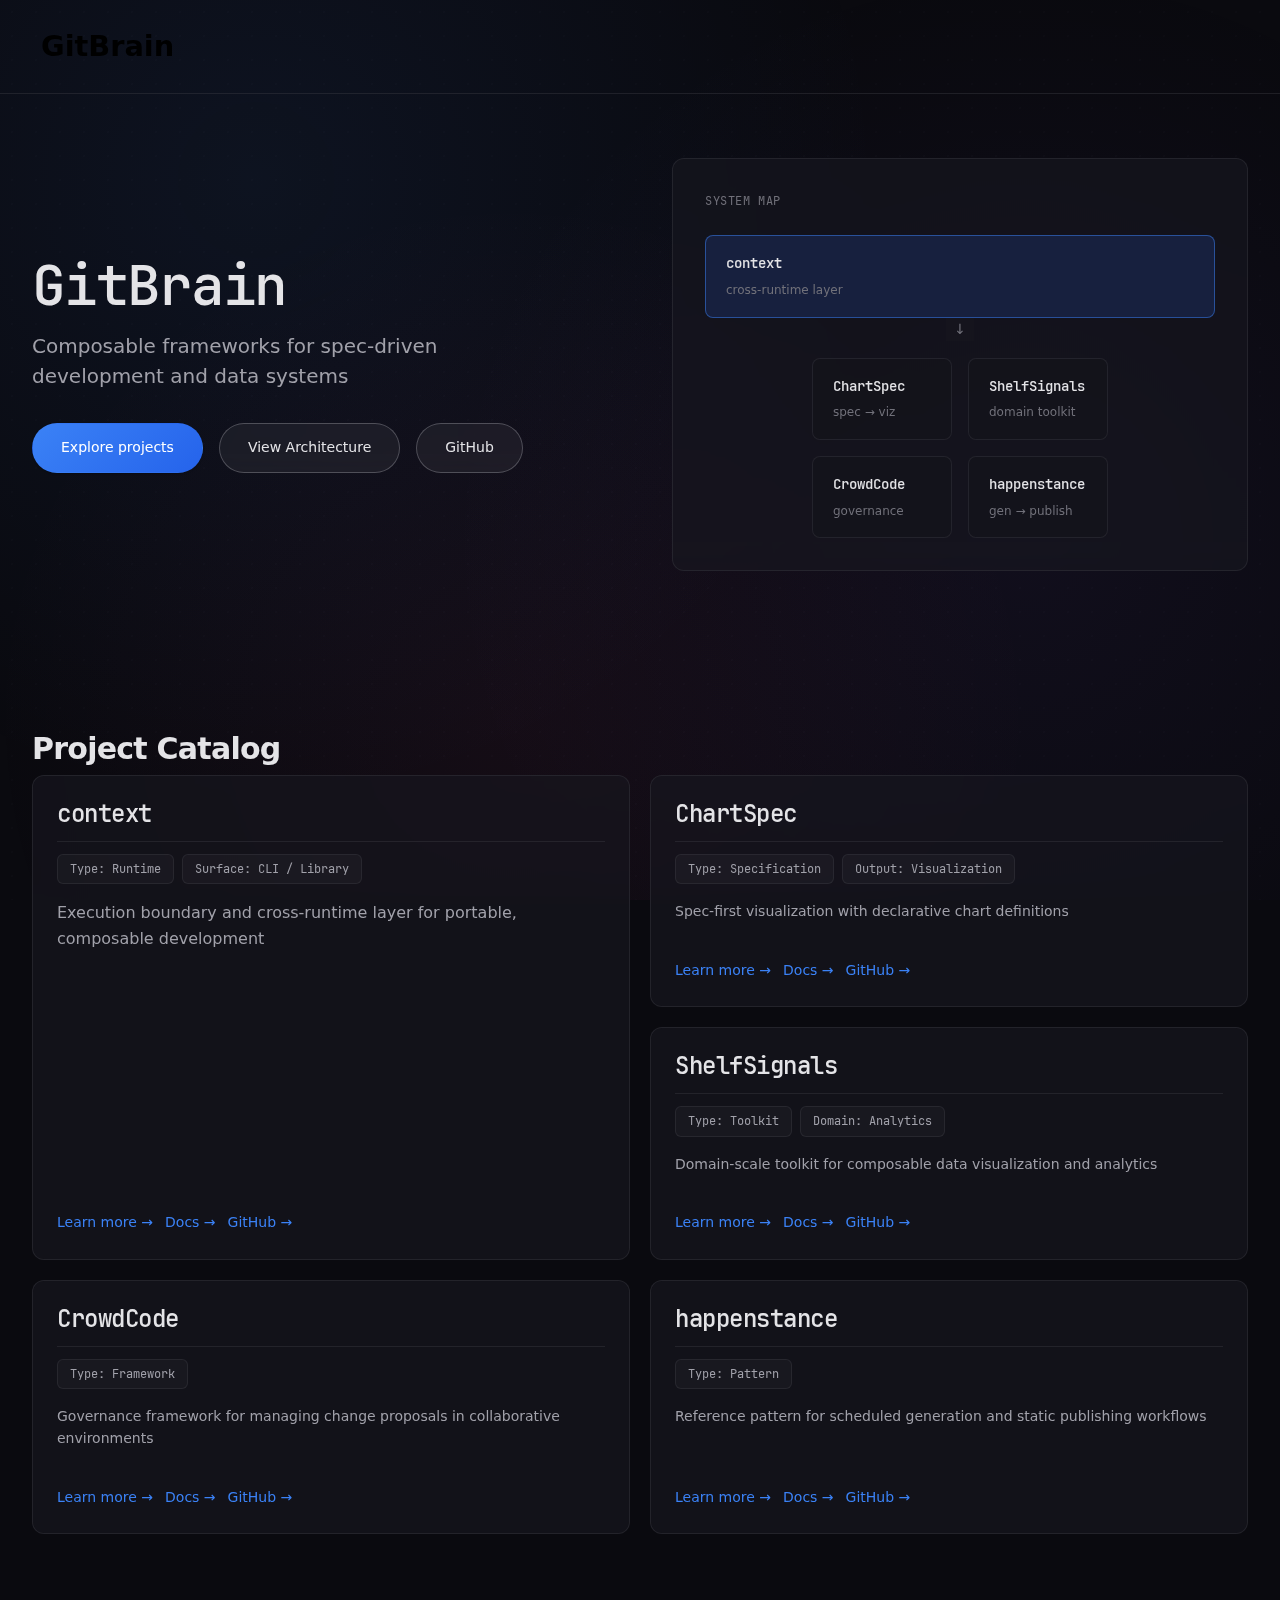
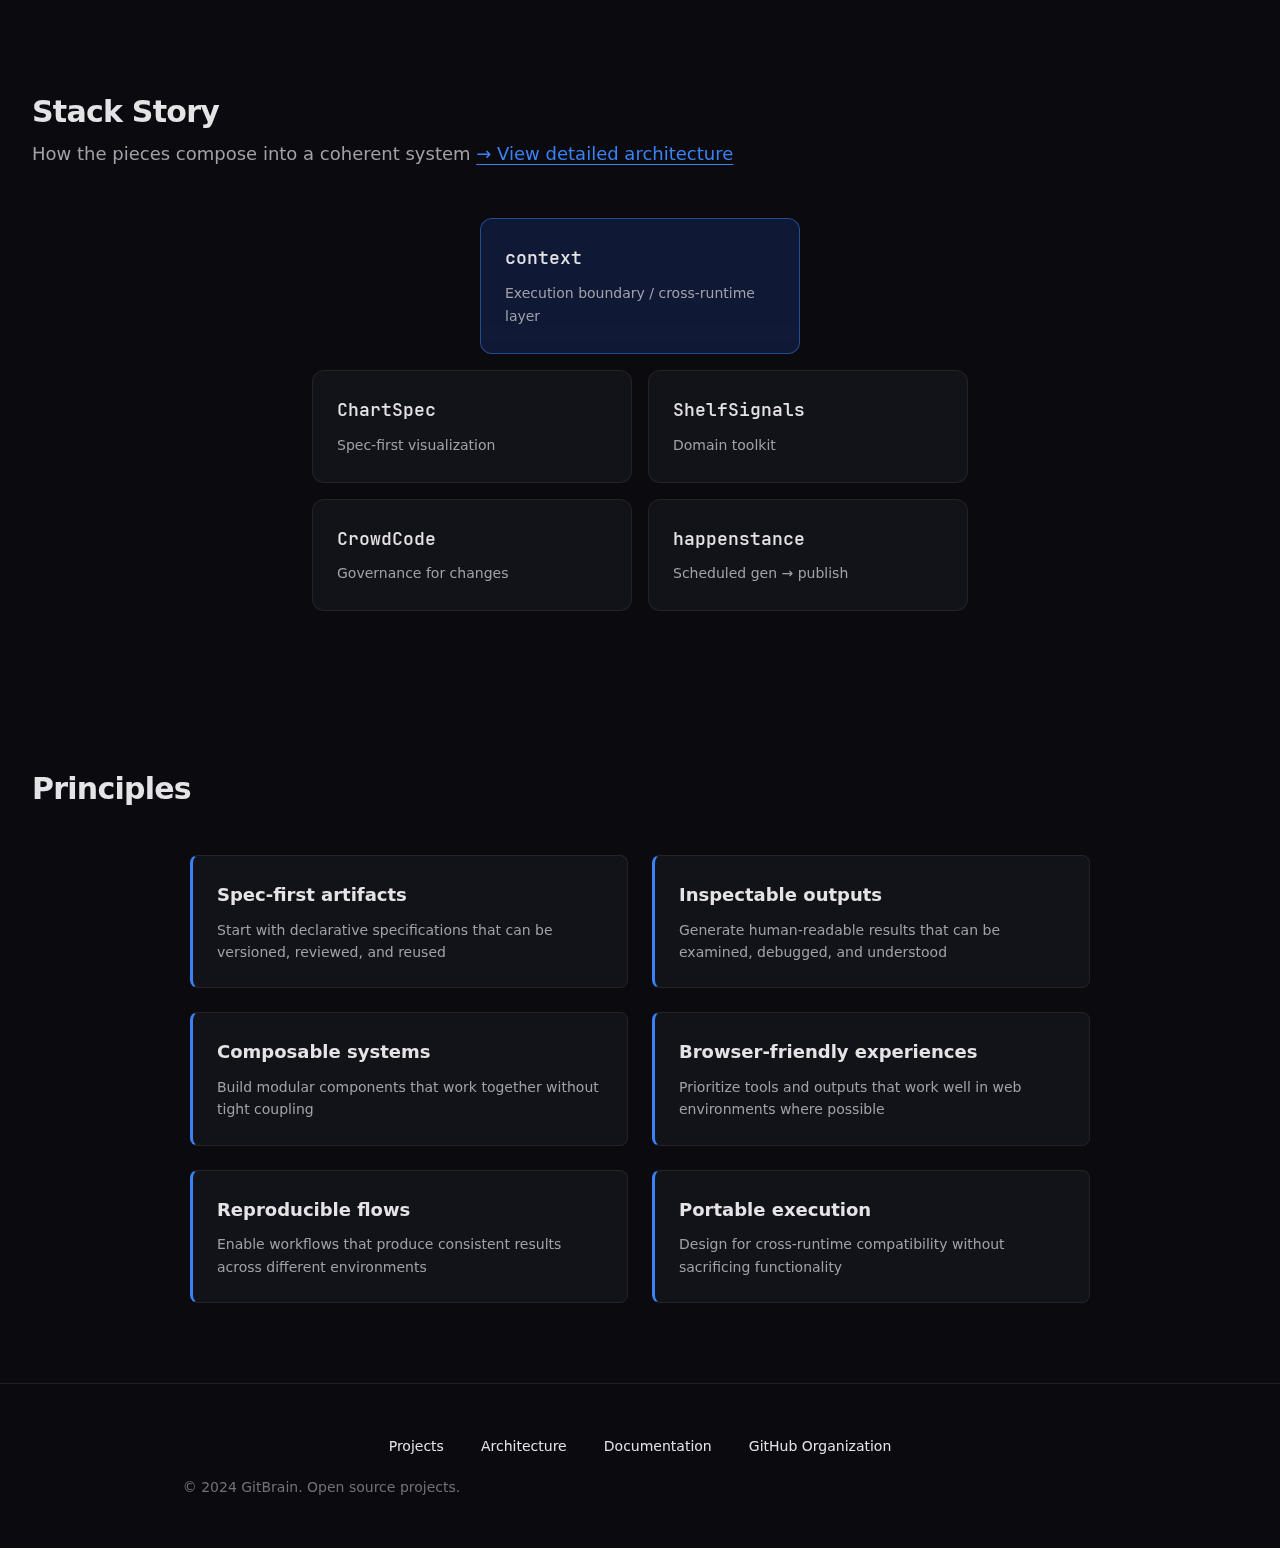
<file: index.html>
<!DOCTYPE html>
<html lang="en">
<head>
    <meta charset="UTF-8">
    <meta name="viewport" content="width=device-width, initial-scale=1.0">
    <meta name="theme-color" content="#0a0a0f">
    <title>GitBrain – Open frameworks for collaborative development</title>
    <meta name="description" content="GitBrain provides open frameworks for collaborative development, data visualization, and composable systems. Explore spec-first artifacts and browser-friendly tools.">
    <link rel="canonical" href="https://gitbrain.com/">
    <link rel="icon" type="image/svg+xml" href="/assets/favicon.svg">
    <link rel="stylesheet" href="/styles/main.css">
    
    <!-- OpenGraph metadata -->
    <meta property="og:title" content="GitBrain – Open frameworks for collaborative development">
    <meta property="og:description" content="GitBrain provides open frameworks for collaborative development, data visualization, and composable systems.">
    <meta property="og:url" content="https://gitbrain.com/">
    <meta property="og:type" content="website">
    <meta property="og:image" content="https://gitbrain.com/assets/social-card.svg">
    
    <!-- Twitter Card metadata -->
    <meta name="twitter:card" content="summary_large_image">
    <meta name="twitter:title" content="GitBrain – Open frameworks for collaborative development">
    <meta name="twitter:description" content="GitBrain provides open frameworks for collaborative development, data visualization, and composable systems.">
    <meta name="twitter:image" content="https://gitbrain.com/assets/social-card.svg">
</head>
<body>
    <a href="#main" class="skip-link">Skip to main content</a>
    
    <header class="header">
        <div class="container">
            <img src="/assets/logo.svg" alt="GitBrain" class="logo" width="200" height="50">
        </div>
    </header>

    <main id="main">
        <!-- Architecture Hero Section -->
        <section class="hero">
            <div class="container">
                <div class="hero-grid">
                    <div class="hero-content">
                        <h1>GitBrain</h1>
                        <p class="hero-tagline">Composable frameworks for spec-driven development and data systems</p>
                        <div class="cta-group">
                            <a href="#projects" class="btn btn-primary">Explore projects</a>
                            <a href="/architecture.html" class="btn btn-secondary">View Architecture</a>
                            <a href="https://github.com/gitbrainlab" class="btn btn-secondary" target="_blank" rel="noopener noreferrer">GitHub</a>
                        </div>
                    </div>
                    <div class="hero-diagram">
                        <div class="system-map" role="img" aria-label="GitBrain system architecture diagram">
                            <div class="map-title">System Map</div>
                            <div class="map-layer foundation-layer">
                                <div class="map-node foundation-node">
                                    <span class="node-label">context</span>
                                    <span class="node-desc">cross-runtime layer</span>
                                </div>
                            </div>
                            <div class="map-connector"></div>
                            <div class="map-layer app-layer">
                                <div class="map-node">
                                    <span class="node-label">ChartSpec</span>
                                    <span class="node-desc">spec → viz</span>
                                </div>
                                <div class="map-node">
                                    <span class="node-label">ShelfSignals</span>
                                    <span class="node-desc">domain toolkit</span>
                                </div>
                            </div>
                            <div class="map-layer workflow-layer">
                                <div class="map-node">
                                    <span class="node-label">CrowdCode</span>
                                    <span class="node-desc">governance</span>
                                </div>
                                <div class="map-node">
                                    <span class="node-label">happenstance</span>
                                    <span class="node-desc">gen → publish</span>
                                </div>
                            </div>
                        </div>
                    </div>
                </div>
            </div>
        </section>

        <!-- Projects Catalog (Bento Grid) -->
        <section id="projects" class="projects">
            <div class="container">
                <h2>Project Catalog</h2>
                <div class="bento-grid">
                    <article class="bento-tile" data-size="large">
                        <div class="tile-header">
                            <h3>context</h3>
                            <div class="tile-meta">
                                <span class="meta-item">Type: Runtime</span>
                                <span class="meta-item">Surface: CLI / Library</span>
                            </div>
                        </div>
                        <p class="tile-description">Execution boundary and cross-runtime layer for portable, composable development</p>
                        <div class="tile-links">
                            <a href="/projects/context.html" class="tile-link">Learn more →</a>
                            <a href="/docs/context.html" class="tile-link">Docs →</a>
                            <a href="https://github.com/gitbrainlab/context" class="tile-link" target="_blank" rel="noopener noreferrer">GitHub →</a>
                        </div>
                    </article>

                    <article class="bento-tile" data-size="medium">
                        <div class="tile-header">
                            <h3>ChartSpec</h3>
                            <div class="tile-meta">
                                <span class="meta-item">Type: Specification</span>
                                <span class="meta-item">Output: Visualization</span>
                            </div>
                        </div>
                        <p class="tile-description">Spec-first visualization with declarative chart definitions</p>
                        <div class="tile-links">
                            <a href="/projects/chartspec.html" class="tile-link">Learn more →</a>
                            <a href="/docs/chartspec.html" class="tile-link">Docs →</a>
                            <a href="https://github.com/gitbrainlab/ChartSpec" class="tile-link" target="_blank" rel="noopener noreferrer">GitHub →</a>
                        </div>
                    </article>

                    <article class="bento-tile" data-size="medium">
                        <div class="tile-header">
                            <h3>ShelfSignals</h3>
                            <div class="tile-meta">
                                <span class="meta-item">Type: Toolkit</span>
                                <span class="meta-item">Domain: Analytics</span>
                            </div>
                        </div>
                        <p class="tile-description">Domain-scale toolkit for composable data visualization and analytics</p>
                        <div class="tile-links">
                            <a href="/projects/shelfsignals.html" class="tile-link">Learn more →</a>
                            <a href="/docs/shelfsignals.html" class="tile-link">Docs →</a>
                            <a href="https://github.com/gitbrainlab/ShelfSignals" class="tile-link" target="_blank" rel="noopener noreferrer">GitHub →</a>
                        </div>
                    </article>

                    <article class="bento-tile" data-size="small">
                        <div class="tile-header">
                            <h3>CrowdCode</h3>
                            <div class="tile-meta">
                                <span class="meta-item">Type: Framework</span>
                            </div>
                        </div>
                        <p class="tile-description">Governance framework for managing change proposals in collaborative environments</p>
                        <div class="tile-links">
                            <a href="/projects/crowdcode.html" class="tile-link">Learn more →</a>
                            <a href="/docs/crowdcode.html" class="tile-link">Docs →</a>
                            <a href="https://github.com/gitbrainlab/CrowdCode" class="tile-link" target="_blank" rel="noopener noreferrer">GitHub →</a>
                        </div>
                    </article>

                    <article class="bento-tile" data-size="small">
                        <div class="tile-header">
                            <h3>happenstance</h3>
                            <div class="tile-meta">
                                <span class="meta-item">Type: Pattern</span>
                            </div>
                        </div>
                        <p class="tile-description">Reference pattern for scheduled generation and static publishing workflows</p>
                        <div class="tile-links">
                            <a href="/projects/happenstance.html" class="tile-link">Learn more →</a>
                            <a href="/docs/happenstance.html" class="tile-link">Docs →</a>
                            <a href="https://github.com/gitbrainlab/happenstance" class="tile-link" target="_blank" rel="noopener noreferrer">GitHub →</a>
                        </div>
                    </article>
                </div>
            </div>
        </section>

        <!-- How it fits together -->
        <section class="architecture">
            <div class="container">
                <h2>Stack Story</h2>
                <p class="section-intro">How the pieces compose into a coherent system <a href="/architecture.html" style="color: var(--color-primary); text-decoration: underline;">→ View detailed architecture</a></p>
                <div class="architecture-diagram">
                    <div class="arch-layer">
                        <div class="arch-box foundation">
                            <strong>context</strong>
                            <span>Execution boundary / cross-runtime layer</span>
                        </div>
                    </div>
                    <div class="arch-layer">
                        <div class="arch-box">
                            <strong>ChartSpec</strong>
                            <span>Spec-first visualization</span>
                        </div>
                        <div class="arch-box">
                            <strong>ShelfSignals</strong>
                            <span>Domain toolkit</span>
                        </div>
                    </div>
                    <div class="arch-layer">
                        <div class="arch-box">
                            <strong>CrowdCode</strong>
                            <span>Governance for changes</span>
                        </div>
                        <div class="arch-box">
                            <strong>happenstance</strong>
                            <span>Scheduled gen → publish</span>
                        </div>
                    </div>
                </div>
            </div>
        </section>

        <!-- Principles -->
        <section class="principles">
            <div class="container">
                <h2>Principles</h2>
                <ul class="principles-list">
                    <li>
                        <strong>Spec-first artifacts</strong>
                        <span>Start with declarative specifications that can be versioned, reviewed, and reused</span>
                    </li>
                    <li>
                        <strong>Inspectable outputs</strong>
                        <span>Generate human-readable results that can be examined, debugged, and understood</span>
                    </li>
                    <li>
                        <strong>Composable systems</strong>
                        <span>Build modular components that work together without tight coupling</span>
                    </li>
                    <li>
                        <strong>Browser-friendly experiences</strong>
                        <span>Prioritize tools and outputs that work well in web environments where possible</span>
                    </li>
                    <li>
                        <strong>Reproducible flows</strong>
                        <span>Enable workflows that produce consistent results across different environments</span>
                    </li>
                    <li>
                        <strong>Portable execution</strong>
                        <span>Design for cross-runtime compatibility without sacrificing functionality</span>
                    </li>
                </ul>
            </div>
        </section>
    </main>

    <footer class="footer">
        <div class="container">
            <nav class="footer-nav">
                <a href="/#projects">Projects</a>
                <a href="/architecture.html">Architecture</a>
                <a href="/docs/">Documentation</a>
                <a href="https://github.com/gitbrainlab" target="_blank" rel="noopener noreferrer">GitHub Organization</a>
            </nav>
            <p class="footer-copyright">© 2024 GitBrain. Open source projects.</p>
        </div>
    </footer>
</body>
</html>
</file>
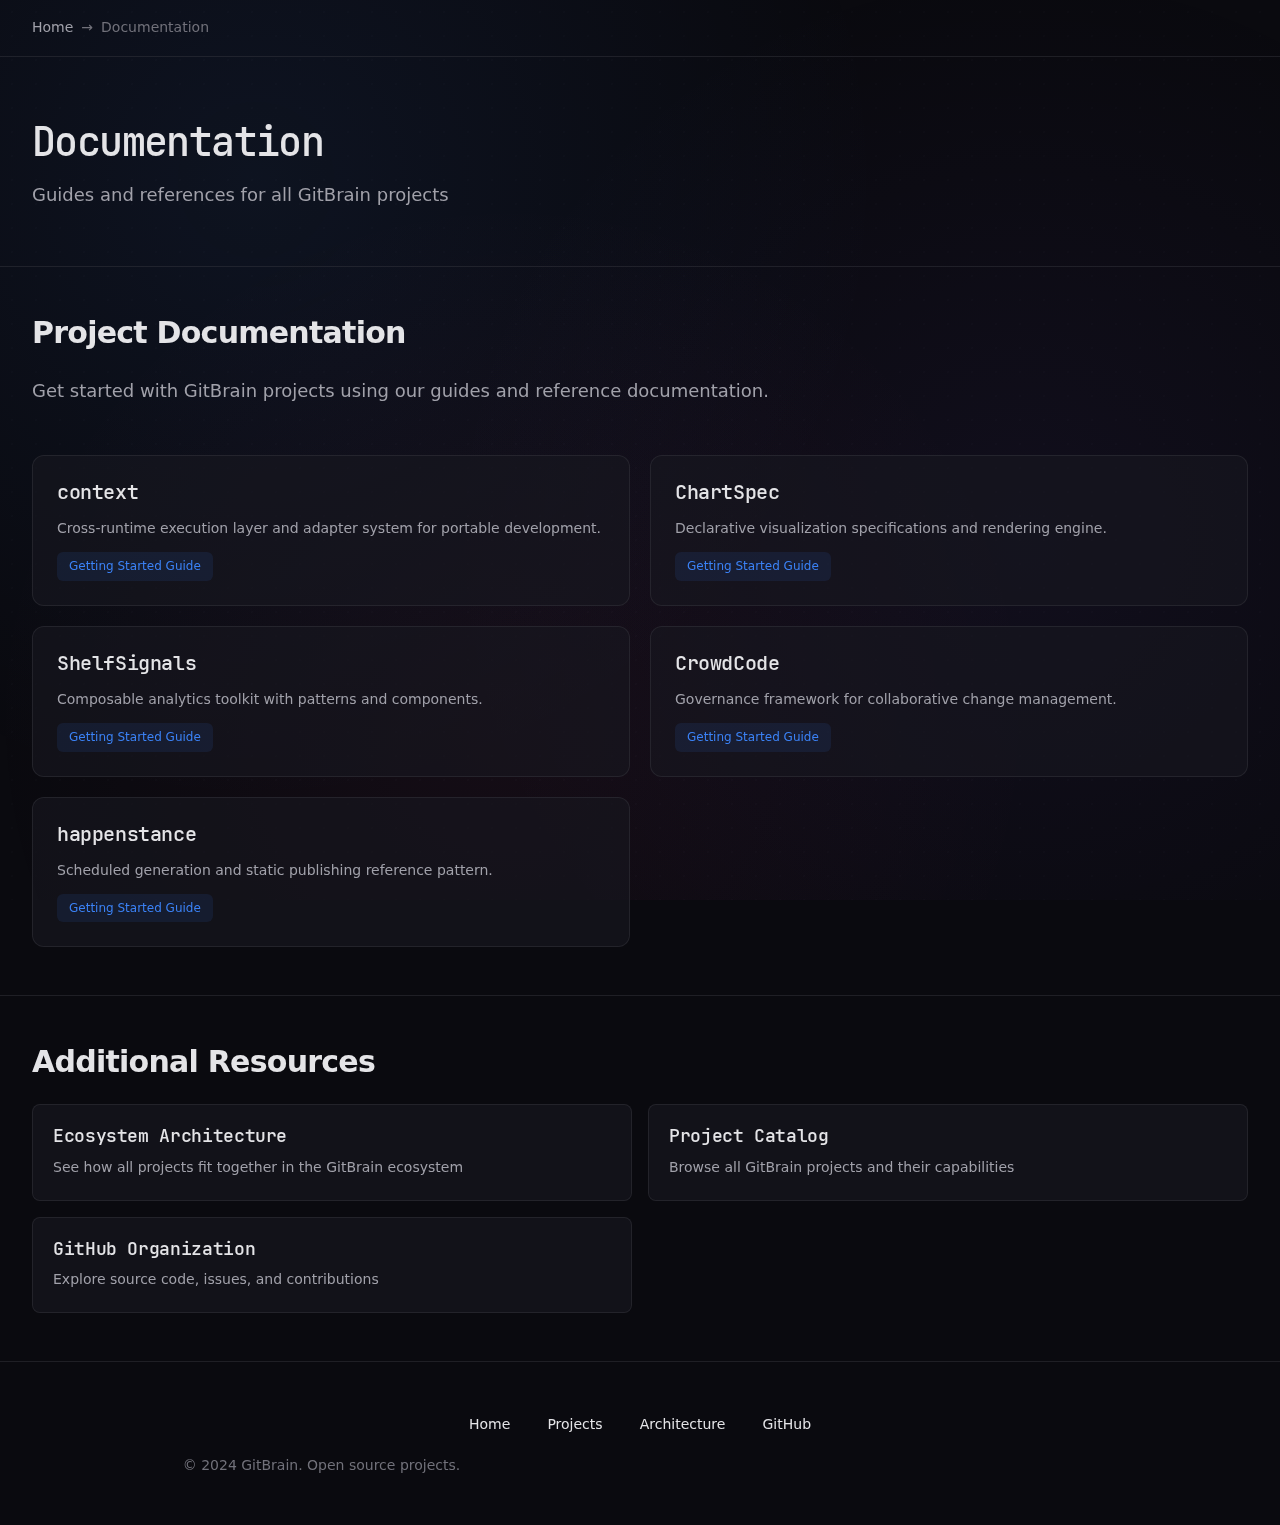
<file: docs/index.html>
<!DOCTYPE html>
<html lang="en">
<head>
    <meta charset="UTF-8">
    <meta name="viewport" content="width=device-width, initial-scale=1.0">
    <meta name="theme-color" content="#0a0a0f">
    <title>Documentation – GitBrain</title>
    <meta name="description" content="Documentation hub for all GitBrain projects">
    <link rel="canonical" href="https://gitbrain.com/docs/">
    <link rel="icon" type="image/svg+xml" href="/assets/favicon.svg">
    <link rel="stylesheet" href="/styles/main.css">
</head>
<body>
    <a href="#main" class="skip-link">Skip to main content</a>
    
    <nav class="breadcrumb">
        <div class="container">
            <nav aria-label="Breadcrumb">
                <a href="/">Home</a>
                <span>→</span>
                <span aria-current="page">Documentation</span>
            </nav>
        </div>
    </nav>

    <header class="project-header">
        <div class="container">
            <h1 class="project-title">Documentation</h1>
            <p class="project-tagline">Guides and references for all GitBrain projects</p>
        </div>
    </header>

    <main id="main">
        <section class="project-section">
            <div class="container">
                <h2>Project Documentation</h2>
                <p class="section-intro">Get started with GitBrain projects using our guides and reference documentation.</p>
                
                <div class="docs-grid">
                    <a href="/docs/context.html" class="doc-card">
                        <h3>context</h3>
                        <p>Cross-runtime execution layer and adapter system for portable development.</p>
                        <span class="doc-status">Getting Started Guide</span>
                    </a>
                    
                    <a href="/docs/chartspec.html" class="doc-card">
                        <h3>ChartSpec</h3>
                        <p>Declarative visualization specifications and rendering engine.</p>
                        <span class="doc-status">Getting Started Guide</span>
                    </a>
                    
                    <a href="/docs/shelfsignals.html" class="doc-card">
                        <h3>ShelfSignals</h3>
                        <p>Composable analytics toolkit with patterns and components.</p>
                        <span class="doc-status">Getting Started Guide</span>
                    </a>
                    
                    <a href="/docs/crowdcode.html" class="doc-card">
                        <h3>CrowdCode</h3>
                        <p>Governance framework for collaborative change management.</p>
                        <span class="doc-status">Getting Started Guide</span>
                    </a>
                    
                    <a href="/docs/happenstance.html" class="doc-card">
                        <h3>happenstance</h3>
                        <p>Scheduled generation and static publishing reference pattern.</p>
                        <span class="doc-status">Getting Started Guide</span>
                    </a>
                </div>
            </div>
        </section>

        <section class="project-section">
            <div class="container">
                <h2>Additional Resources</h2>
                <div class="related-projects">
                    <a href="/architecture.html" class="related-project-card">
                        <h3>Ecosystem Architecture</h3>
                        <p>See how all projects fit together in the GitBrain ecosystem</p>
                    </a>
                    
                    <a href="/#projects" class="related-project-card">
                        <h3>Project Catalog</h3>
                        <p>Browse all GitBrain projects and their capabilities</p>
                    </a>
                    
                    <a href="https://github.com/gitbrainlab" class="related-project-card" target="_blank" rel="noopener noreferrer">
                        <h3>GitHub Organization</h3>
                        <p>Explore source code, issues, and contributions</p>
                    </a>
                </div>
            </div>
        </section>
    </main>

    <footer class="footer">
        <div class="container">
            <nav class="footer-nav">
                <a href="/">Home</a>
                <a href="/#projects">Projects</a>
                <a href="/architecture.html">Architecture</a>
                <a href="https://github.com/gitbrainlab" target="_blank" rel="noopener noreferrer">GitHub</a>
            </nav>
            <p class="footer-copyright">© 2024 GitBrain. Open source projects.</p>
        </div>
    </footer>
</body>
</html>
</file>
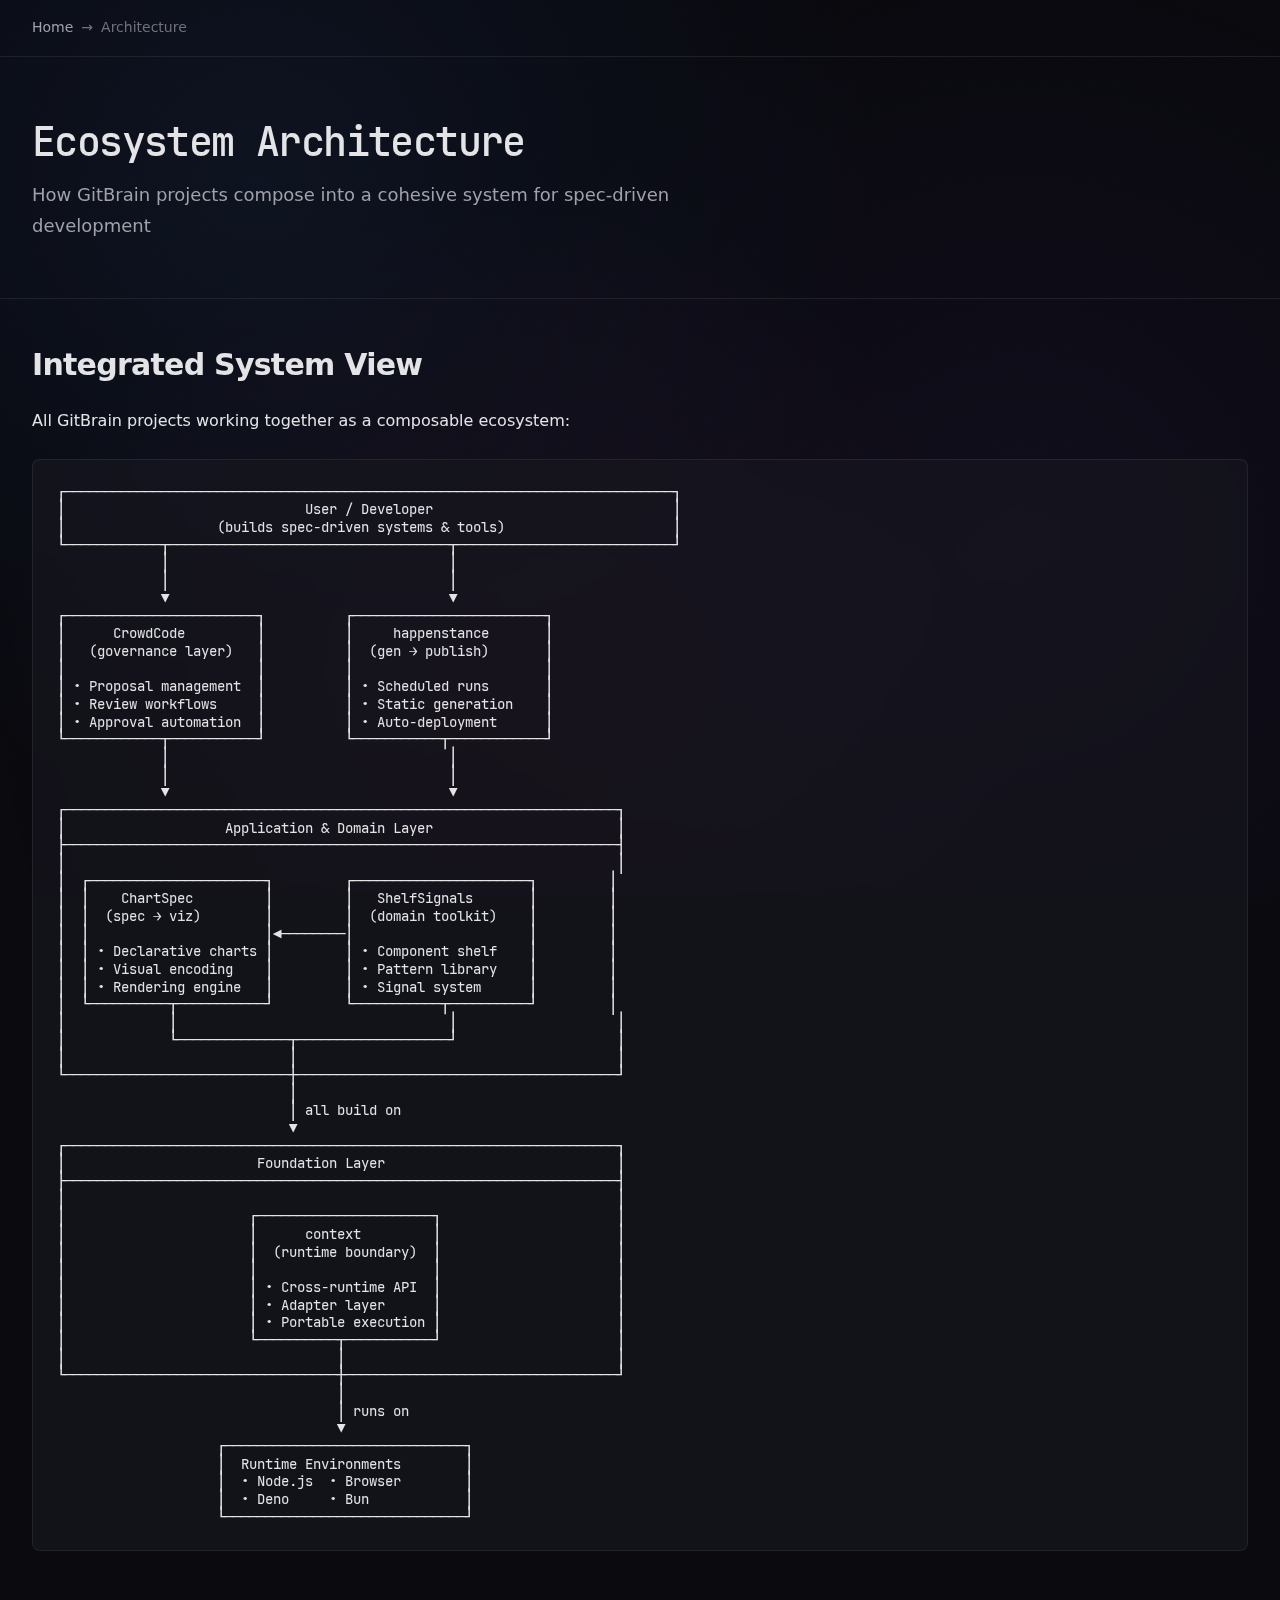
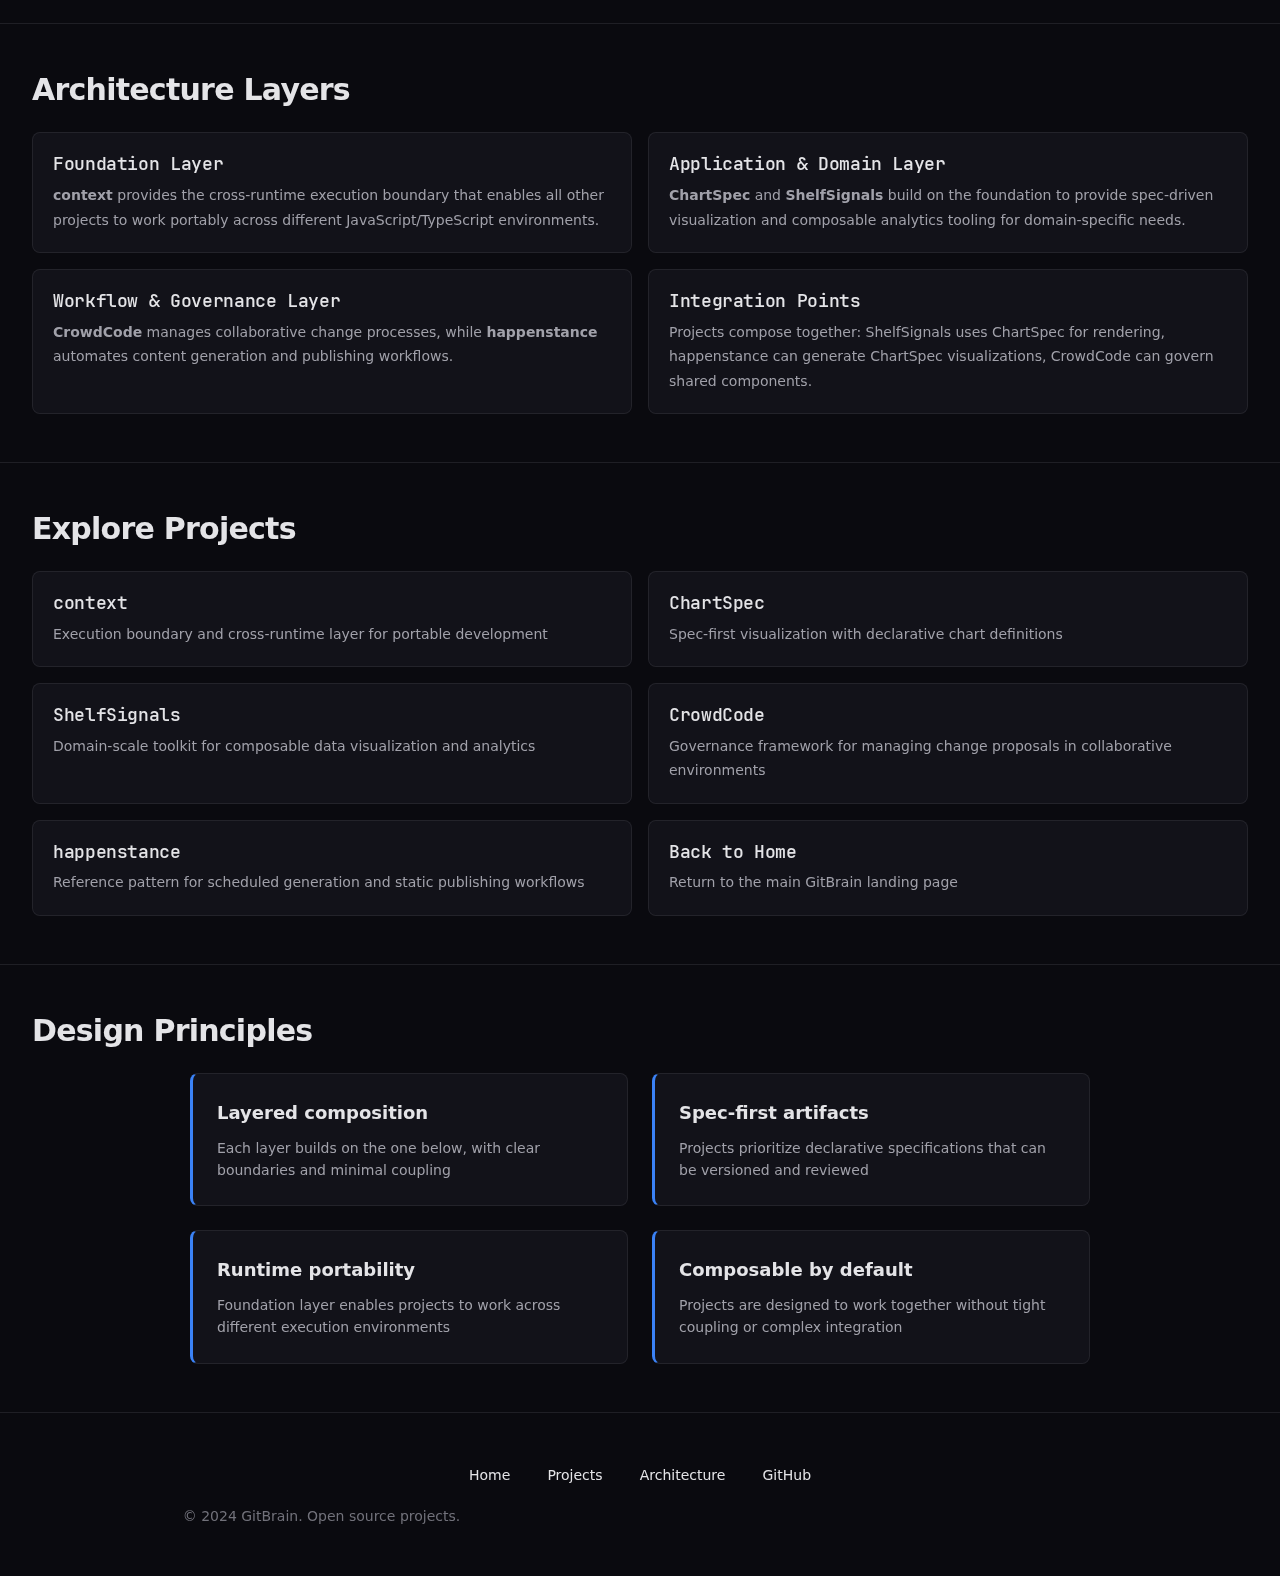
<file: architecture.html>
<!DOCTYPE html>
<html lang="en">
<head>
    <meta charset="UTF-8">
    <meta name="viewport" content="width=device-width, initial-scale=1.0">
    <meta name="theme-color" content="#0a0a0f">
    <title>Ecosystem Architecture – GitBrain</title>
    <meta name="description" content="How GitBrain projects compose into a cohesive ecosystem for spec-driven development">
    <link rel="canonical" href="https://gitbrain.com/architecture.html">
    <link rel="icon" type="image/svg+xml" href="/assets/favicon.svg">
    <link rel="stylesheet" href="/styles/main.css">
</head>
<body>
    <a href="#main" class="skip-link">Skip to main content</a>
    
    <nav class="breadcrumb">
        <div class="container">
            <nav aria-label="Breadcrumb">
                <a href="/">Home</a>
                <span>→</span>
                <span aria-current="page">Architecture</span>
            </nav>
        </div>
    </nav>

    <header class="project-header">
        <div class="container">
            <h1 class="project-title">Ecosystem Architecture</h1>
            <p class="project-tagline">How GitBrain projects compose into a cohesive system for spec-driven development</p>
        </div>
    </header>

    <main id="main">
        <!-- Integrated Diagram -->
        <section class="project-section">
            <div class="container">
                <h2>Integrated System View</h2>
                <p>All GitBrain projects working together as a composable ecosystem:</p>
                
                <pre class="diagram" aria-label="Integrated ecosystem architecture showing all GitBrain projects">
┌────────────────────────────────────────────────────────────────────────────┐
│                              User / Developer                              │
│                   (builds spec-driven systems & tools)                     │
└────────────┬───────────────────────────────────┬───────────────────────────┘
             │                                   │
             │                                   │
             ▼                                   ▼
┌────────────────────────┐          ┌────────────────────────┐
│      CrowdCode         │          │     happenstance       │
│   (governance layer)   │          │  (gen → publish)       │
│                        │          │                        │
│ • Proposal management  │          │ • Scheduled runs       │
│ • Review workflows     │          │ • Static generation    │
│ • Approval automation  │          │ • Auto-deployment      │
└────────────┬───────────┘          └───────────┬────────────┘
             │                                   │
             │                                   │
             ▼                                   ▼
┌─────────────────────────────────────────────────────────────────────┐
│                    Application & Domain Layer                       │
├─────────────────────────────────────────────────────────────────────┤
│                                                                     │
│  ┌──────────────────────┐         ┌──────────────────────┐         │
│  │    ChartSpec         │         │   ShelfSignals       │         │
│  │  (spec → viz)        │         │  (domain toolkit)    │         │
│  │                      │◀────────│                      │         │
│  │ • Declarative charts │         │ • Component shelf    │         │
│  │ • Visual encoding    │         │ • Pattern library    │         │
│  │ • Rendering engine   │         │ • Signal system      │         │
│  └──────────┬───────────┘         └───────────┬──────────┘         │
│             │                                  │                    │
│             └──────────────┬───────────────────┘                    │
│                            │                                        │
└────────────────────────────┼────────────────────────────────────────┘
                             │
                             │ all build on
                             ▼
┌─────────────────────────────────────────────────────────────────────┐
│                        Foundation Layer                             │
├─────────────────────────────────────────────────────────────────────┤
│                                                                     │
│                       ┌──────────────────────┐                      │
│                       │      context         │                      │
│                       │  (runtime boundary)  │                      │
│                       │                      │                      │
│                       │ • Cross-runtime API  │                      │
│                       │ • Adapter layer      │                      │
│                       │ • Portable execution │                      │
│                       └──────────┬───────────┘                      │
│                                  │                                  │
└──────────────────────────────────┼──────────────────────────────────┘
                                   │
                                   │ runs on
                                   ▼
                    ┌──────────────────────────────┐
                    │  Runtime Environments        │
                    │  • Node.js  • Browser        │
                    │  • Deno     • Bun            │
                    └──────────────────────────────┘
</pre>
            </div>
        </section>

        <!-- Layer Descriptions -->
        <section class="project-section">
            <div class="container">
                <h2>Architecture Layers</h2>
                
                <div class="related-projects">
                    <div class="related-project-card">
                        <h3>Foundation Layer</h3>
                        <p><strong>context</strong> provides the cross-runtime execution boundary that enables all other projects to work portably across different JavaScript/TypeScript environments.</p>
                    </div>
                    
                    <div class="related-project-card">
                        <h3>Application & Domain Layer</h3>
                        <p><strong>ChartSpec</strong> and <strong>ShelfSignals</strong> build on the foundation to provide spec-driven visualization and composable analytics tooling for domain-specific needs.</p>
                    </div>
                    
                    <div class="related-project-card">
                        <h3>Workflow & Governance Layer</h3>
                        <p><strong>CrowdCode</strong> manages collaborative change processes, while <strong>happenstance</strong> automates content generation and publishing workflows.</p>
                    </div>
                    
                    <div class="related-project-card">
                        <h3>Integration Points</h3>
                        <p>Projects compose together: ShelfSignals uses ChartSpec for rendering, happenstance can generate ChartSpec visualizations, CrowdCode can govern shared components.</p>
                    </div>
                </div>
            </div>
        </section>

        <!-- Project Links -->
        <section class="project-section">
            <div class="container">
                <h2>Explore Projects</h2>
                <div class="related-projects">
                    <a href="/projects/context.html" class="related-project-card">
                        <h3>context</h3>
                        <p>Execution boundary and cross-runtime layer for portable development</p>
                    </a>
                    
                    <a href="/projects/chartspec.html" class="related-project-card">
                        <h3>ChartSpec</h3>
                        <p>Spec-first visualization with declarative chart definitions</p>
                    </a>
                    
                    <a href="/projects/shelfsignals.html" class="related-project-card">
                        <h3>ShelfSignals</h3>
                        <p>Domain-scale toolkit for composable data visualization and analytics</p>
                    </a>
                    
                    <a href="/projects/crowdcode.html" class="related-project-card">
                        <h3>CrowdCode</h3>
                        <p>Governance framework for managing change proposals in collaborative environments</p>
                    </a>
                    
                    <a href="/projects/happenstance.html" class="related-project-card">
                        <h3>happenstance</h3>
                        <p>Reference pattern for scheduled generation and static publishing workflows</p>
                    </a>
                    
                    <a href="/#projects" class="related-project-card">
                        <h3>Back to Home</h3>
                        <p>Return to the main GitBrain landing page</p>
                    </a>
                </div>
            </div>
        </section>

        <!-- Design Principles -->
        <section class="project-section">
            <div class="container">
                <h2>Design Principles</h2>
                <ul class="principles-list">
                    <li>
                        <strong>Layered composition</strong>
                        <span>Each layer builds on the one below, with clear boundaries and minimal coupling</span>
                    </li>
                    <li>
                        <strong>Spec-first artifacts</strong>
                        <span>Projects prioritize declarative specifications that can be versioned and reviewed</span>
                    </li>
                    <li>
                        <strong>Runtime portability</strong>
                        <span>Foundation layer enables projects to work across different execution environments</span>
                    </li>
                    <li>
                        <strong>Composable by default</strong>
                        <span>Projects are designed to work together without tight coupling or complex integration</span>
                    </li>
                </ul>
            </div>
        </section>
    </main>

    <footer class="footer">
        <div class="container">
            <nav class="footer-nav">
                <a href="/">Home</a>
                <a href="/#projects">Projects</a>
                <a href="/architecture.html">Architecture</a>
                <a href="https://github.com/gitbrainlab" target="_blank" rel="noopener noreferrer">GitHub</a>
            </nav>
            <p class="footer-copyright">© 2024 GitBrain. Open source projects.</p>
        </div>
    </footer>
</body>
</html>
</file>
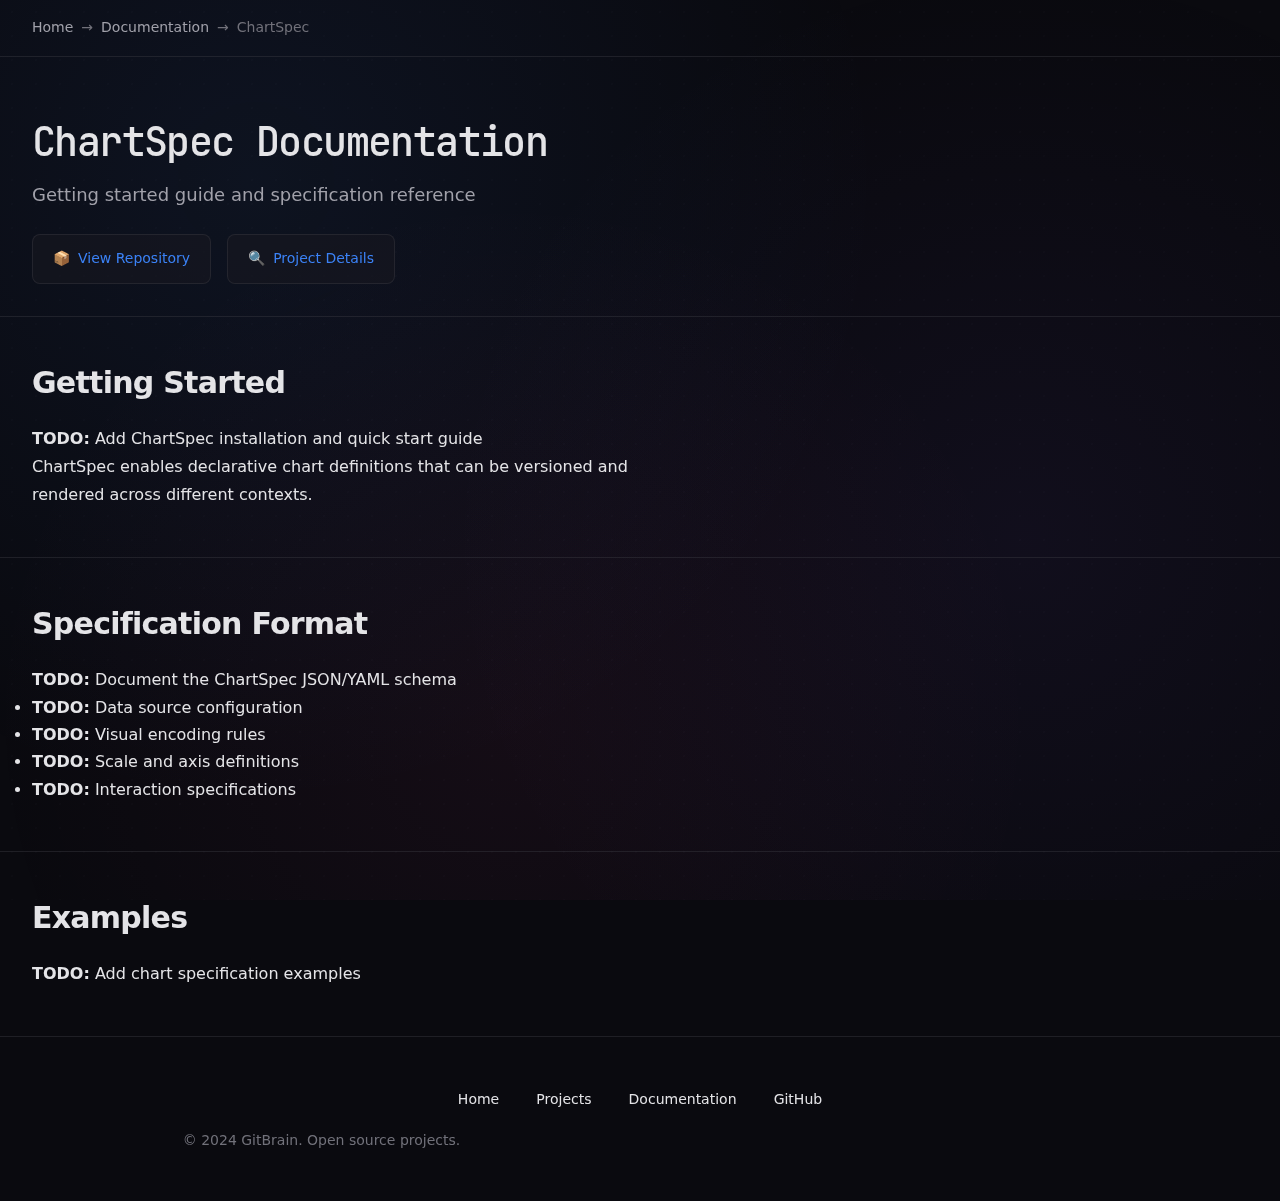
<file: docs/chartspec.html>
<!DOCTYPE html>
<html lang="en">
<head>
    <meta charset="UTF-8">
    <meta name="viewport" content="width=device-width, initial-scale=1.0">
    <meta name="theme-color" content="#0a0a0f">
    <title>ChartSpec Documentation – GitBrain</title>
    <meta name="description" content="Getting started guide and reference for ChartSpec">
    <link rel="canonical" href="https://gitbrain.com/docs/chartspec.html">
    <link rel="icon" type="image/svg+xml" href="/assets/favicon.svg">
    <link rel="stylesheet" href="/styles/main.css">
</head>
<body>
    <a href="#main" class="skip-link">Skip to main content</a>
    
    <nav class="breadcrumb">
        <div class="container">
            <nav aria-label="Breadcrumb">
                <a href="/">Home</a>
                <span>→</span>
                <a href="/docs/">Documentation</a>
                <span>→</span>
                <span aria-current="page">ChartSpec</span>
            </nav>
        </div>
    </nav>

    <header class="project-header">
        <div class="container">
            <h1 class="project-title">ChartSpec Documentation</h1>
            <p class="project-tagline">Getting started guide and specification reference</p>
            <div class="project-links">
                <a href="https://github.com/gitbrainlab/ChartSpec" target="_blank" rel="noopener noreferrer">
                    <span>📦</span> View Repository
                </a>
                <a href="/projects/chartspec.html">
                    <span>🔍</span> Project Details
                </a>
            </div>
        </div>
    </header>

    <main id="main">
        <section class="project-section">
            <div class="container">
                <h2>Getting Started</h2>
                <p><strong>TODO:</strong> Add ChartSpec installation and quick start guide</p>
                <p>ChartSpec enables declarative chart definitions that can be versioned and rendered across different contexts.</p>
            </div>
        </section>

        <section class="project-section">
            <div class="container">
                <h2>Specification Format</h2>
                <p><strong>TODO:</strong> Document the ChartSpec JSON/YAML schema</p>
                <ul>
                    <li><strong>TODO:</strong> Data source configuration</li>
                    <li><strong>TODO:</strong> Visual encoding rules</li>
                    <li><strong>TODO:</strong> Scale and axis definitions</li>
                    <li><strong>TODO:</strong> Interaction specifications</li>
                </ul>
            </div>
        </section>

        <section class="project-section">
            <div class="container">
                <h2>Examples</h2>
                <p><strong>TODO:</strong> Add chart specification examples</p>
            </div>
        </section>
    </main>

    <footer class="footer">
        <div class="container">
            <nav class="footer-nav">
                <a href="/">Home</a>
                <a href="/#projects">Projects</a>
                <a href="/docs/">Documentation</a>
                <a href="https://github.com/gitbrainlab" target="_blank" rel="noopener noreferrer">GitHub</a>
            </nav>
            <p class="footer-copyright">© 2024 GitBrain. Open source projects.</p>
        </div>
    </footer>
</body>
</html>
</file>
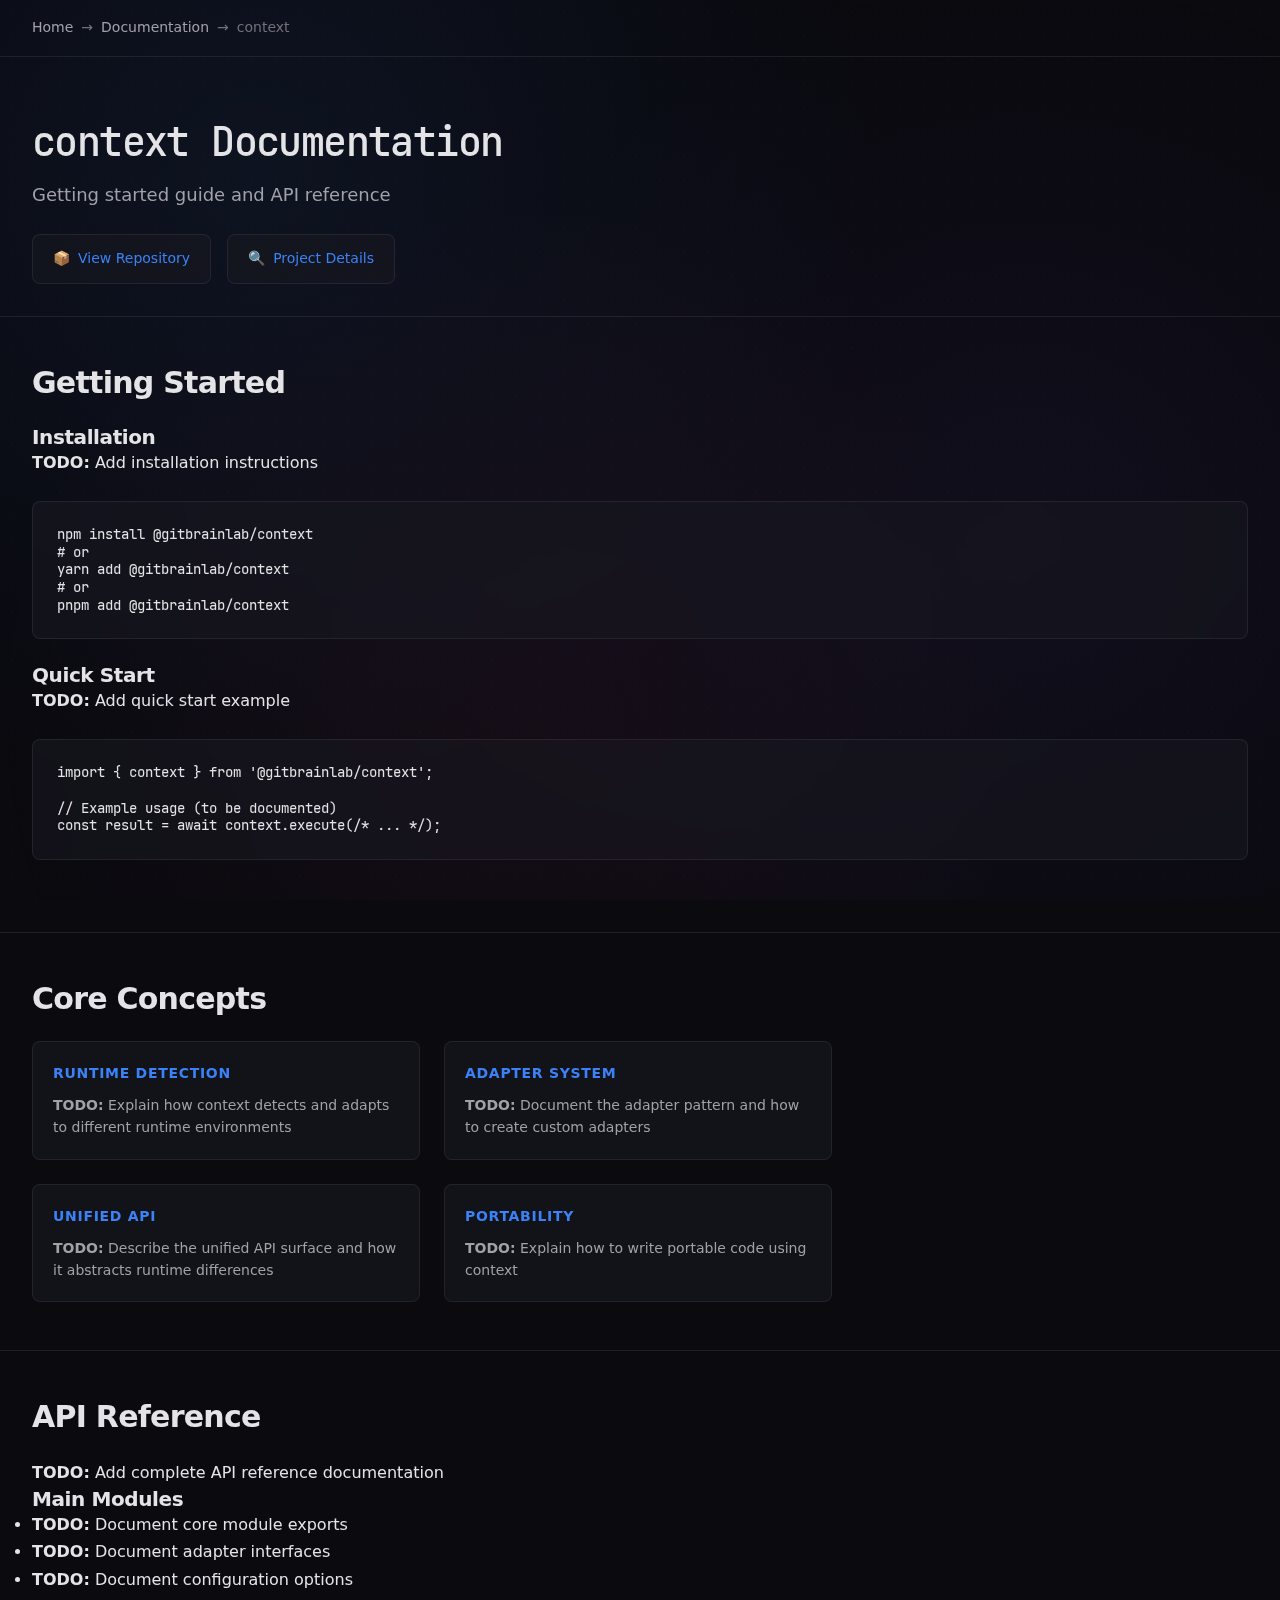
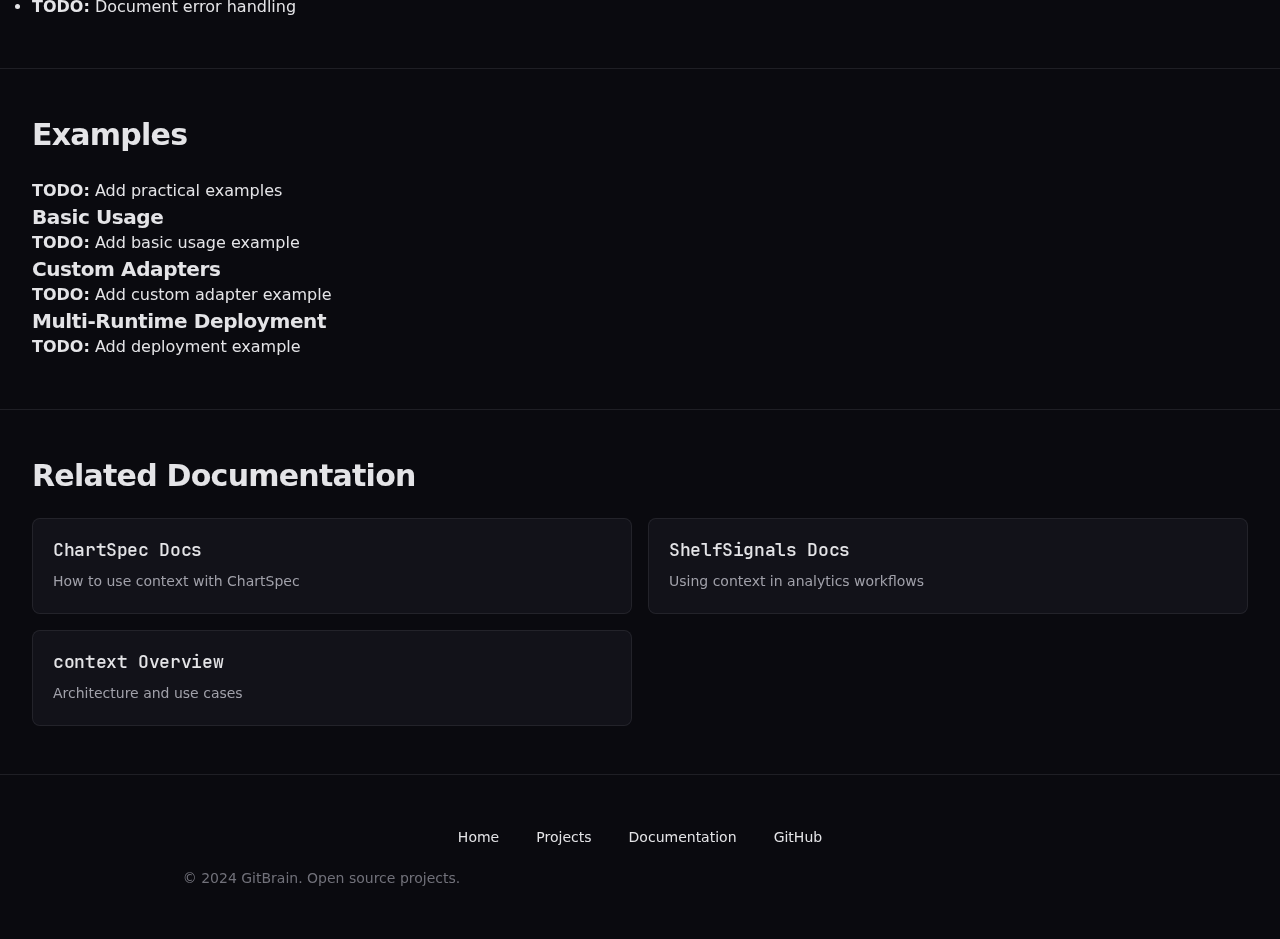
<file: docs/context.html>
<!DOCTYPE html>
<html lang="en">
<head>
    <meta charset="UTF-8">
    <meta name="viewport" content="width=device-width, initial-scale=1.0">
    <meta name="theme-color" content="#0a0a0f">
    <title>context Documentation – GitBrain</title>
    <meta name="description" content="Getting started guide and reference for context">
    <link rel="canonical" href="https://gitbrain.com/docs/context.html">
    <link rel="icon" type="image/svg+xml" href="/assets/favicon.svg">
    <link rel="stylesheet" href="/styles/main.css">
</head>
<body>
    <a href="#main" class="skip-link">Skip to main content</a>
    
    <nav class="breadcrumb">
        <div class="container">
            <nav aria-label="Breadcrumb">
                <a href="/">Home</a>
                <span>→</span>
                <a href="/docs/">Documentation</a>
                <span>→</span>
                <span aria-current="page">context</span>
            </nav>
        </div>
    </nav>

    <header class="project-header">
        <div class="container">
            <h1 class="project-title">context Documentation</h1>
            <p class="project-tagline">Getting started guide and API reference</p>
            <div class="project-links">
                <a href="https://github.com/gitbrainlab/context" target="_blank" rel="noopener noreferrer">
                    <span>📦</span> View Repository
                </a>
                <a href="/projects/context.html">
                    <span>🔍</span> Project Details
                </a>
            </div>
        </div>
    </header>

    <main id="main">
        <!-- Getting Started -->
        <section class="project-section">
            <div class="container">
                <h2>Getting Started</h2>
                
                <h3>Installation</h3>
                <p><strong>TODO:</strong> Add installation instructions</p>
                <pre class="diagram">
npm install @gitbrainlab/context
# or
yarn add @gitbrainlab/context
# or
pnpm add @gitbrainlab/context
</pre>

                <h3>Quick Start</h3>
                <p><strong>TODO:</strong> Add quick start example</p>
                <pre class="diagram">
import { context } from '@gitbrainlab/context';

// Example usage (to be documented)
const result = await context.execute(/* ... */);
</pre>
            </div>
        </section>

        <!-- Core Concepts -->
        <section class="project-section">
            <div class="container">
                <h2>Core Concepts</h2>
                
                <dl class="project-attrs">
                    <div>
                        <dt>Runtime Detection</dt>
                        <dd><strong>TODO:</strong> Explain how context detects and adapts to different runtime environments</dd>
                    </div>
                    <div>
                        <dt>Adapter System</dt>
                        <dd><strong>TODO:</strong> Document the adapter pattern and how to create custom adapters</dd>
                    </div>
                    <div>
                        <dt>Unified API</dt>
                        <dd><strong>TODO:</strong> Describe the unified API surface and how it abstracts runtime differences</dd>
                    </div>
                    <div>
                        <dt>Portability</dt>
                        <dd><strong>TODO:</strong> Explain how to write portable code using context</dd>
                    </div>
                </dl>
            </div>
        </section>

        <!-- API Reference -->
        <section class="project-section">
            <div class="container">
                <h2>API Reference</h2>
                <p><strong>TODO:</strong> Add complete API reference documentation</p>
                
                <h3>Main Modules</h3>
                <ul>
                    <li><strong>TODO:</strong> Document core module exports</li>
                    <li><strong>TODO:</strong> Document adapter interfaces</li>
                    <li><strong>TODO:</strong> Document configuration options</li>
                    <li><strong>TODO:</strong> Document error handling</li>
                </ul>
            </div>
        </section>

        <!-- Examples -->
        <section class="project-section">
            <div class="container">
                <h2>Examples</h2>
                <p><strong>TODO:</strong> Add practical examples</p>
                
                <h3>Basic Usage</h3>
                <p><strong>TODO:</strong> Add basic usage example</p>
                
                <h3>Custom Adapters</h3>
                <p><strong>TODO:</strong> Add custom adapter example</p>
                
                <h3>Multi-Runtime Deployment</h3>
                <p><strong>TODO:</strong> Add deployment example</p>
            </div>
        </section>

        <!-- Related -->
        <section class="project-section">
            <div class="container">
                <h2>Related Documentation</h2>
                <div class="related-projects">
                    <a href="/docs/chartspec.html" class="related-project-card">
                        <h3>ChartSpec Docs</h3>
                        <p>How to use context with ChartSpec</p>
                    </a>
                    <a href="/docs/shelfsignals.html" class="related-project-card">
                        <h3>ShelfSignals Docs</h3>
                        <p>Using context in analytics workflows</p>
                    </a>
                    <a href="/projects/context.html" class="related-project-card">
                        <h3>context Overview</h3>
                        <p>Architecture and use cases</p>
                    </a>
                </div>
            </div>
        </section>
    </main>

    <footer class="footer">
        <div class="container">
            <nav class="footer-nav">
                <a href="/">Home</a>
                <a href="/#projects">Projects</a>
                <a href="/docs/">Documentation</a>
                <a href="https://github.com/gitbrainlab" target="_blank" rel="noopener noreferrer">GitHub</a>
            </nav>
            <p class="footer-copyright">© 2024 GitBrain. Open source projects.</p>
        </div>
    </footer>
</body>
</html>
</file>
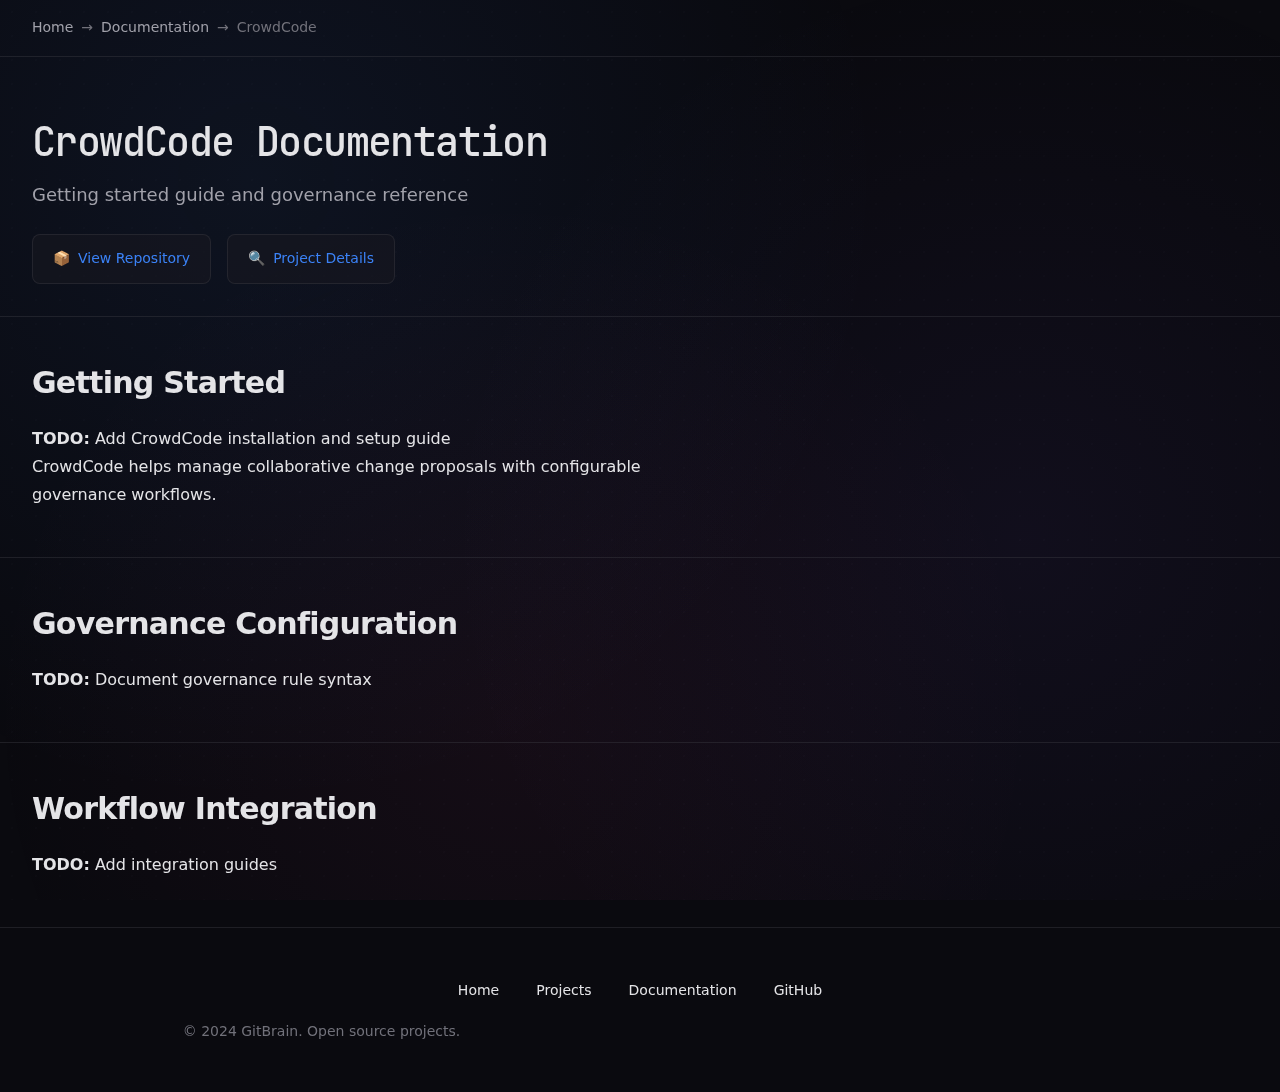
<file: docs/crowdcode.html>
<!DOCTYPE html>
<html lang="en">
<head>
    <meta charset="UTF-8">
    <meta name="viewport" content="width=device-width, initial-scale=1.0">
    <meta name="theme-color" content="#0a0a0f">
    <title>CrowdCode Documentation – GitBrain</title>
    <meta name="description" content="Getting started guide and reference for CrowdCode">
    <link rel="canonical" href="https://gitbrain.com/docs/crowdcode.html">
    <link rel="icon" type="image/svg+xml" href="/assets/favicon.svg">
    <link rel="stylesheet" href="/styles/main.css">
</head>
<body>
    <a href="#main" class="skip-link">Skip to main content</a>
    
    <nav class="breadcrumb">
        <div class="container">
            <nav aria-label="Breadcrumb">
                <a href="/">Home</a>
                <span>→</span>
                <a href="/docs/">Documentation</a>
                <span>→</span>
                <span aria-current="page">CrowdCode</span>
            </nav>
        </div>
    </nav>

    <header class="project-header">
        <div class="container">
            <h1 class="project-title">CrowdCode Documentation</h1>
            <p class="project-tagline">Getting started guide and governance reference</p>
            <div class="project-links">
                <a href="https://github.com/gitbrainlab/CrowdCode" target="_blank" rel="noopener noreferrer">
                    <span>📦</span> View Repository
                </a>
                <a href="/projects/crowdcode.html">
                    <span>🔍</span> Project Details
                </a>
            </div>
        </div>
    </header>

    <main id="main">
        <section class="project-section">
            <div class="container">
                <h2>Getting Started</h2>
                <p><strong>TODO:</strong> Add CrowdCode installation and setup guide</p>
                <p>CrowdCode helps manage collaborative change proposals with configurable governance workflows.</p>
            </div>
        </section>

        <section class="project-section">
            <div class="container">
                <h2>Governance Configuration</h2>
                <p><strong>TODO:</strong> Document governance rule syntax</p>
            </div>
        </section>

        <section class="project-section">
            <div class="container">
                <h2>Workflow Integration</h2>
                <p><strong>TODO:</strong> Add integration guides</p>
            </div>
        </section>
    </main>

    <footer class="footer">
        <div class="container">
            <nav class="footer-nav">
                <a href="/">Home</a>
                <a href="/#projects">Projects</a>
                <a href="/docs/">Documentation</a>
                <a href="https://github.com/gitbrainlab" target="_blank" rel="noopener noreferrer">GitHub</a>
            </nav>
            <p class="footer-copyright">© 2024 GitBrain. Open source projects.</p>
        </div>
    </footer>
</body>
</html>
</file>
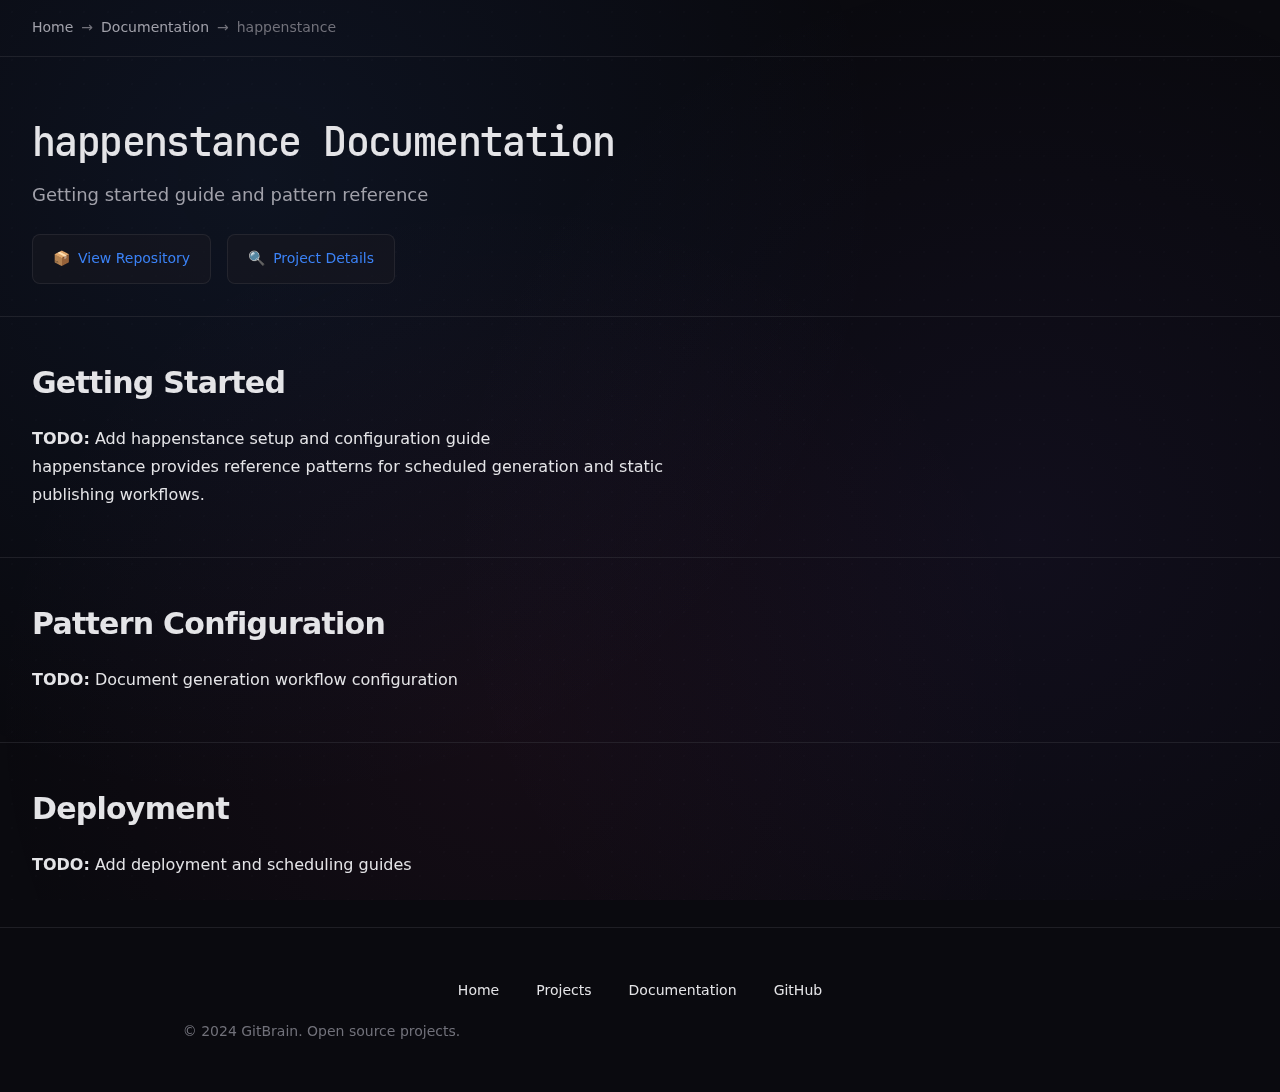
<file: docs/happenstance.html>
<!DOCTYPE html>
<html lang="en">
<head>
    <meta charset="UTF-8">
    <meta name="viewport" content="width=device-width, initial-scale=1.0">
    <meta name="theme-color" content="#0a0a0f">
    <title>happenstance Documentation – GitBrain</title>
    <meta name="description" content="Getting started guide and reference for happenstance">
    <link rel="canonical" href="https://gitbrain.com/docs/happenstance.html">
    <link rel="icon" type="image/svg+xml" href="/assets/favicon.svg">
    <link rel="stylesheet" href="/styles/main.css">
</head>
<body>
    <a href="#main" class="skip-link">Skip to main content</a>
    
    <nav class="breadcrumb">
        <div class="container">
            <nav aria-label="Breadcrumb">
                <a href="/">Home</a>
                <span>→</span>
                <a href="/docs/">Documentation</a>
                <span>→</span>
                <span aria-current="page">happenstance</span>
            </nav>
        </div>
    </nav>

    <header class="project-header">
        <div class="container">
            <h1 class="project-title">happenstance Documentation</h1>
            <p class="project-tagline">Getting started guide and pattern reference</p>
            <div class="project-links">
                <a href="https://github.com/gitbrainlab/happenstance" target="_blank" rel="noopener noreferrer">
                    <span>📦</span> View Repository
                </a>
                <a href="/projects/happenstance.html">
                    <span>🔍</span> Project Details
                </a>
            </div>
        </div>
    </header>

    <main id="main">
        <section class="project-section">
            <div class="container">
                <h2>Getting Started</h2>
                <p><strong>TODO:</strong> Add happenstance setup and configuration guide</p>
                <p>happenstance provides reference patterns for scheduled generation and static publishing workflows.</p>
            </div>
        </section>

        <section class="project-section">
            <div class="container">
                <h2>Pattern Configuration</h2>
                <p><strong>TODO:</strong> Document generation workflow configuration</p>
            </div>
        </section>

        <section class="project-section">
            <div class="container">
                <h2>Deployment</h2>
                <p><strong>TODO:</strong> Add deployment and scheduling guides</p>
            </div>
        </section>
    </main>

    <footer class="footer">
        <div class="container">
            <nav class="footer-nav">
                <a href="/">Home</a>
                <a href="/#projects">Projects</a>
                <a href="/docs/">Documentation</a>
                <a href="https://github.com/gitbrainlab" target="_blank" rel="noopener noreferrer">GitHub</a>
            </nav>
            <p class="footer-copyright">© 2024 GitBrain. Open source projects.</p>
        </div>
    </footer>
</body>
</html>
</file>
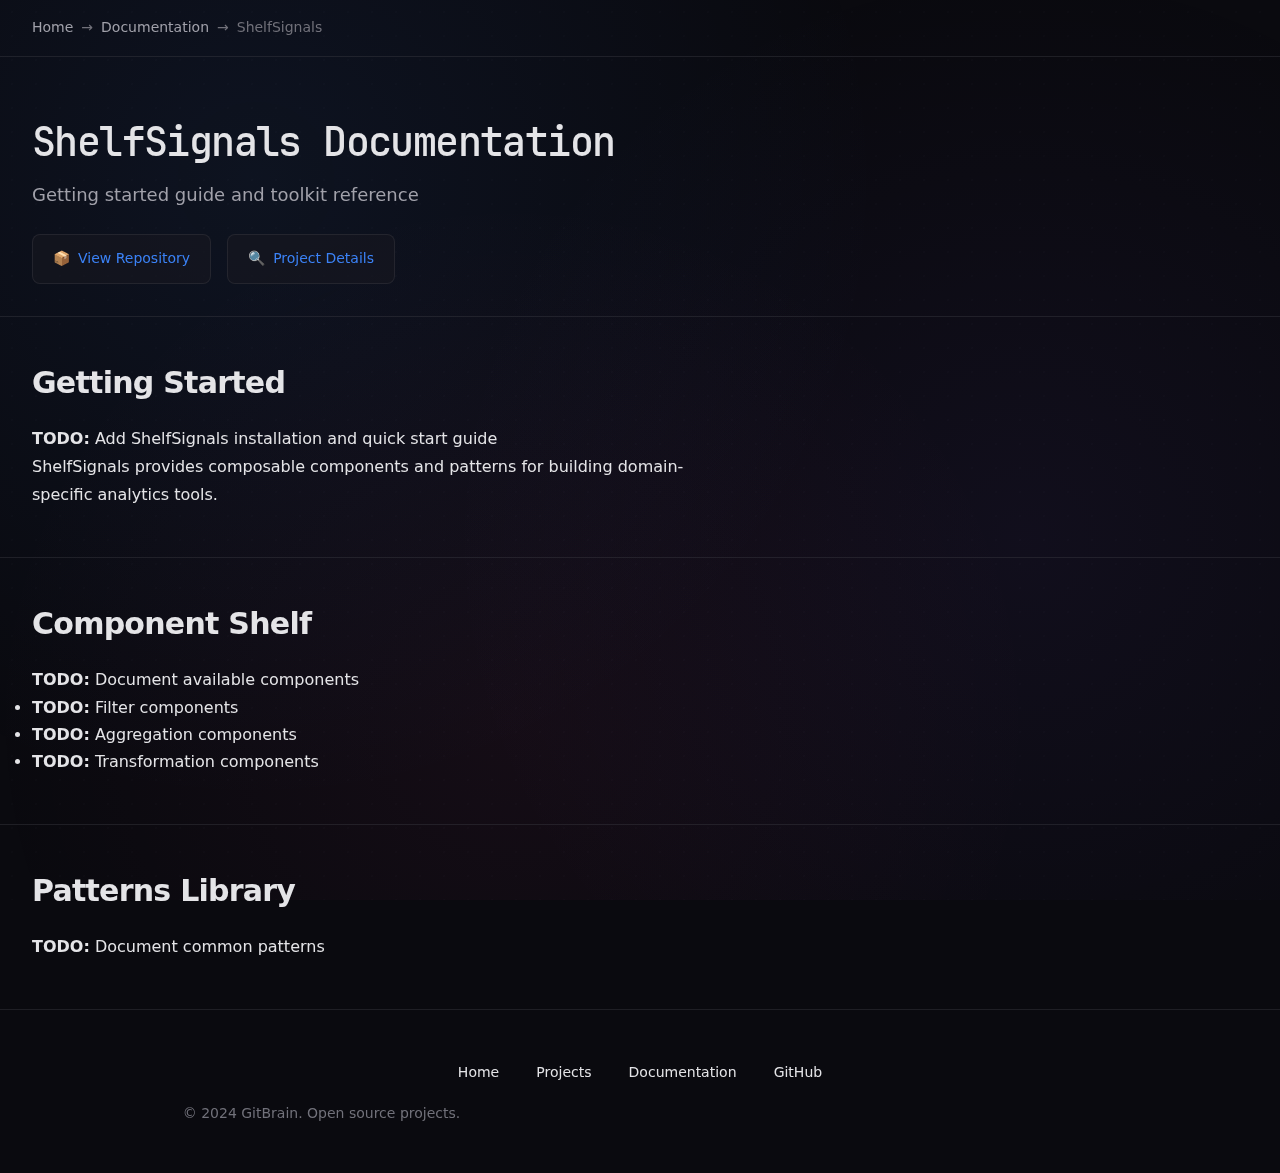
<file: docs/shelfsignals.html>
<!DOCTYPE html>
<html lang="en">
<head>
    <meta charset="UTF-8">
    <meta name="viewport" content="width=device-width, initial-scale=1.0">
    <meta name="theme-color" content="#0a0a0f">
    <title>ShelfSignals Documentation – GitBrain</title>
    <meta name="description" content="Getting started guide and reference for ShelfSignals">
    <link rel="canonical" href="https://gitbrain.com/docs/shelfsignals.html">
    <link rel="icon" type="image/svg+xml" href="/assets/favicon.svg">
    <link rel="stylesheet" href="/styles/main.css">
</head>
<body>
    <a href="#main" class="skip-link">Skip to main content</a>
    
    <nav class="breadcrumb">
        <div class="container">
            <nav aria-label="Breadcrumb">
                <a href="/">Home</a>
                <span>→</span>
                <a href="/docs/">Documentation</a>
                <span>→</span>
                <span aria-current="page">ShelfSignals</span>
            </nav>
        </div>
    </nav>

    <header class="project-header">
        <div class="container">
            <h1 class="project-title">ShelfSignals Documentation</h1>
            <p class="project-tagline">Getting started guide and toolkit reference</p>
            <div class="project-links">
                <a href="https://github.com/gitbrainlab/ShelfSignals" target="_blank" rel="noopener noreferrer">
                    <span>📦</span> View Repository
                </a>
                <a href="/projects/shelfsignals.html">
                    <span>🔍</span> Project Details
                </a>
            </div>
        </div>
    </header>

    <main id="main">
        <section class="project-section">
            <div class="container">
                <h2>Getting Started</h2>
                <p><strong>TODO:</strong> Add ShelfSignals installation and quick start guide</p>
                <p>ShelfSignals provides composable components and patterns for building domain-specific analytics tools.</p>
            </div>
        </section>

        <section class="project-section">
            <div class="container">
                <h2>Component Shelf</h2>
                <p><strong>TODO:</strong> Document available components</p>
                <ul>
                    <li><strong>TODO:</strong> Filter components</li>
                    <li><strong>TODO:</strong> Aggregation components</li>
                    <li><strong>TODO:</strong> Transformation components</li>
                </ul>
            </div>
        </section>

        <section class="project-section">
            <div class="container">
                <h2>Patterns Library</h2>
                <p><strong>TODO:</strong> Document common patterns</p>
            </div>
        </section>
    </main>

    <footer class="footer">
        <div class="container">
            <nav class="footer-nav">
                <a href="/">Home</a>
                <a href="/#projects">Projects</a>
                <a href="/docs/">Documentation</a>
                <a href="https://github.com/gitbrainlab" target="_blank" rel="noopener noreferrer">GitHub</a>
            </nav>
            <p class="footer-copyright">© 2024 GitBrain. Open source projects.</p>
        </div>
    </footer>
</body>
</html>
</file>
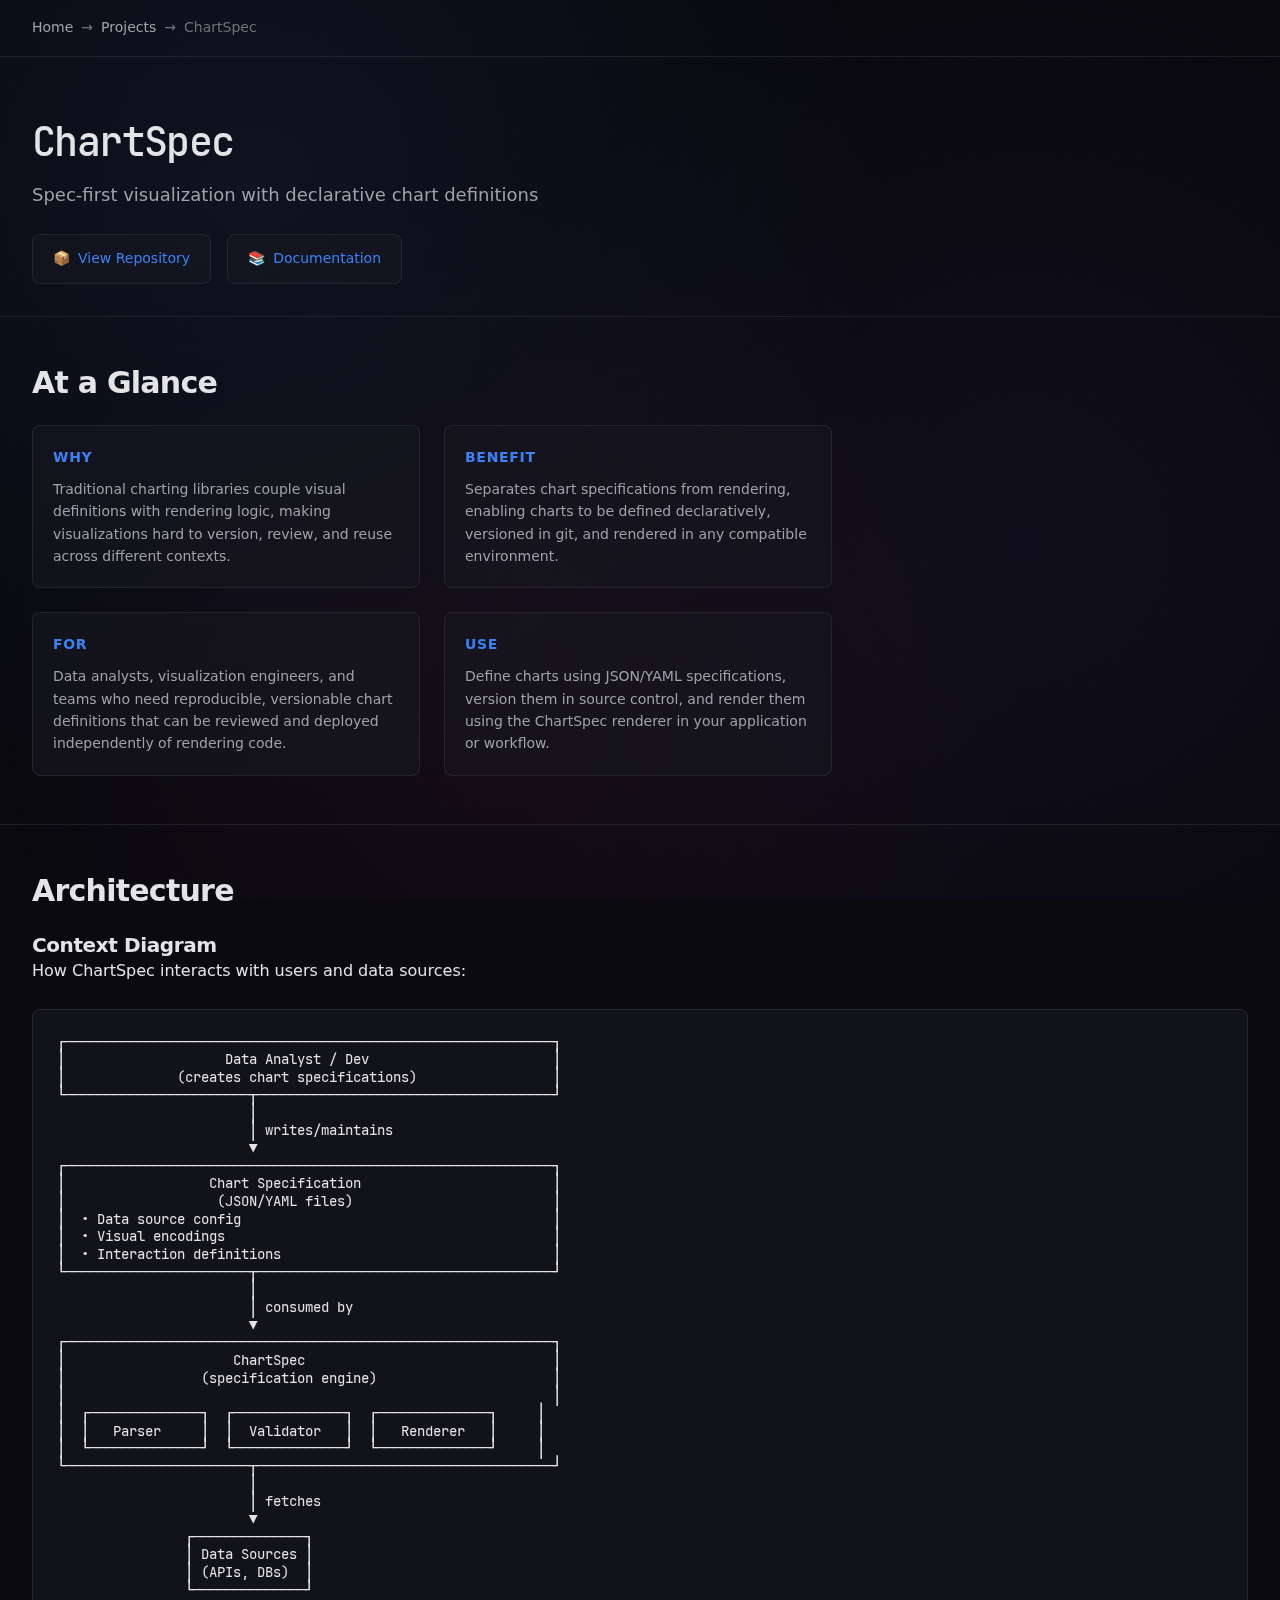
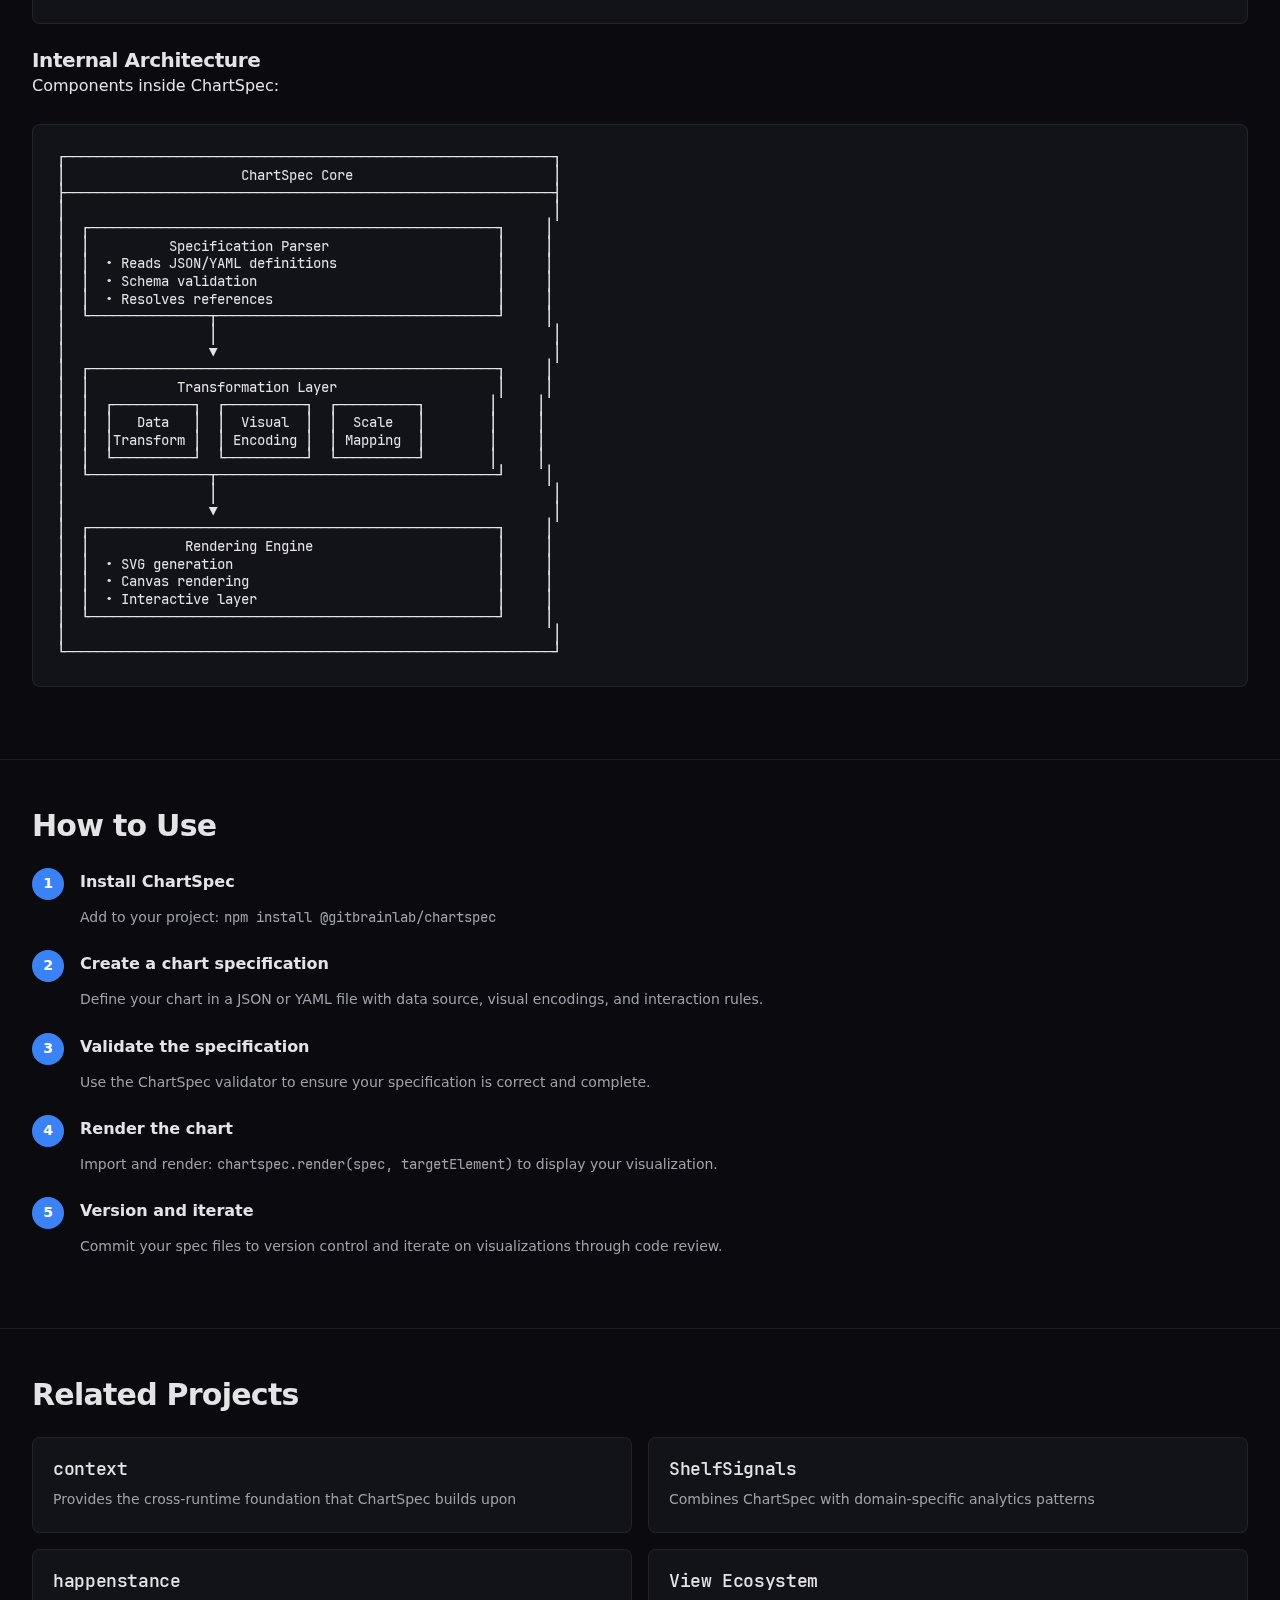
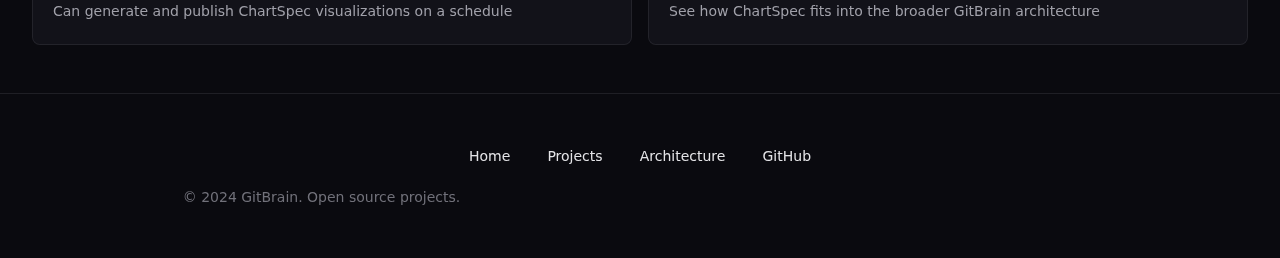
<file: projects/chartspec.html>
<!DOCTYPE html>
<html lang="en">
<head>
    <meta charset="UTF-8">
    <meta name="viewport" content="width=device-width, initial-scale=1.0">
    <meta name="theme-color" content="#0a0a0f">
    <title>ChartSpec – GitBrain</title>
    <meta name="description" content="Spec-first visualization with declarative chart definitions">
    <link rel="canonical" href="https://gitbrain.com/projects/chartspec.html">
    <link rel="icon" type="image/svg+xml" href="/assets/favicon.svg">
    <link rel="stylesheet" href="/styles/main.css">
</head>
<body>
    <a href="#main" class="skip-link">Skip to main content</a>
    
    <nav class="breadcrumb">
        <div class="container">
            <nav aria-label="Breadcrumb">
                <a href="/">Home</a>
                <span>→</span>
                <a href="/#projects">Projects</a>
                <span>→</span>
                <span aria-current="page">ChartSpec</span>
            </nav>
        </div>
    </nav>

    <header class="project-header">
        <div class="container">
            <h1 class="project-title">ChartSpec</h1>
            <p class="project-tagline">Spec-first visualization with declarative chart definitions</p>
            <div class="project-links">
                <a href="https://github.com/gitbrainlab/ChartSpec" target="_blank" rel="noopener noreferrer">
                    <span>📦</span> View Repository
                </a>
                <a href="/docs/chartspec.html">
                    <span>📚</span> Documentation
                </a>
            </div>
        </div>
    </header>

    <main id="main">
        <!-- At a Glance -->
        <section class="project-section">
            <div class="container">
                <h2>At a Glance</h2>
                <dl class="project-attrs">
                    <div>
                        <dt>Why</dt>
                        <dd>Traditional charting libraries couple visual definitions with rendering logic, making visualizations hard to version, review, and reuse across different contexts.</dd>
                    </div>
                    <div>
                        <dt>Benefit</dt>
                        <dd>Separates chart specifications from rendering, enabling charts to be defined declaratively, versioned in git, and rendered in any compatible environment.</dd>
                    </div>
                    <div>
                        <dt>For</dt>
                        <dd>Data analysts, visualization engineers, and teams who need reproducible, versionable chart definitions that can be reviewed and deployed independently of rendering code.</dd>
                    </div>
                    <div>
                        <dt>Use</dt>
                        <dd>Define charts using JSON/YAML specifications, version them in source control, and render them using the ChartSpec renderer in your application or workflow.</dd>
                    </div>
                </dl>
            </div>
        </section>

        <!-- Architecture -->
        <section class="project-section">
            <div class="container">
                <h2>Architecture</h2>
                
                <h3>Context Diagram</h3>
                <p>How ChartSpec interacts with users and data sources:</p>
                <pre class="diagram" aria-label="Context diagram showing ChartSpec interactions">
┌─────────────────────────────────────────────────────────────┐
│                    Data Analyst / Dev                       │
│              (creates chart specifications)                 │
└───────────────────────┬─────────────────────────────────────┘
                        │
                        │ writes/maintains
                        ▼
┌─────────────────────────────────────────────────────────────┐
│                  Chart Specification                        │
│                   (JSON/YAML files)                         │
│  • Data source config                                       │
│  • Visual encodings                                         │
│  • Interaction definitions                                  │
└───────────────────────┬─────────────────────────────────────┘
                        │
                        │ consumed by
                        ▼
┌─────────────────────────────────────────────────────────────┐
│                     ChartSpec                               │
│                 (specification engine)                      │
│                                                             │
│  ┌──────────────┐  ┌──────────────┐  ┌──────────────┐     │
│  │   Parser     │  │  Validator   │  │   Renderer   │     │
│  └──────────────┘  └──────────────┘  └──────────────┘     │
└───────────────────────┬─────────────────────────────────────┘
                        │
                        │ fetches
                        ▼
                ┌──────────────┐
                │ Data Sources │
                │ (APIs, DBs)  │
                └──────────────┘
</pre>

                <h3>Internal Architecture</h3>
                <p>Components inside ChartSpec:</p>
                <pre class="diagram" aria-label="Internal architecture of ChartSpec">
┌─────────────────────────────────────────────────────────────┐
│                      ChartSpec Core                         │
├─────────────────────────────────────────────────────────────┤
│                                                             │
│  ┌───────────────────────────────────────────────────┐     │
│  │          Specification Parser                     │     │
│  │  • Reads JSON/YAML definitions                    │     │
│  │  • Schema validation                              │     │
│  │  • Resolves references                            │     │
│  └───────────────┬───────────────────────────────────┘     │
│                  │                                          │
│                  ▼                                          │
│  ┌───────────────────────────────────────────────────┐     │
│  │           Transformation Layer                    │     │
│  │  ┌──────────┐  ┌──────────┐  ┌──────────┐        │     │
│  │  │   Data   │  │  Visual  │  │  Scale   │        │     │
│  │  │Transform │  │ Encoding │  │ Mapping  │        │     │
│  │  └──────────┘  └──────────┘  └──────────┘        │     │
│  └───────────────┬───────────────────────────────────┘     │
│                  │                                          │
│                  ▼                                          │
│  ┌───────────────────────────────────────────────────┐     │
│  │            Rendering Engine                       │     │
│  │  • SVG generation                                 │     │
│  │  • Canvas rendering                               │     │
│  │  • Interactive layer                              │     │
│  └───────────────────────────────────────────────────┘     │
│                                                             │
└─────────────────────────────────────────────────────────────┘
</pre>
            </div>
        </section>

        <!-- How to Use -->
        <section class="project-section">
            <div class="container">
                <h2>How to Use</h2>
                <ol class="step-list">
                    <li>
                        <strong>Install ChartSpec</strong>
                        <span>Add to your project: <code>npm install @gitbrainlab/chartspec</code></span>
                    </li>
                    <li>
                        <strong>Create a chart specification</strong>
                        <span>Define your chart in a JSON or YAML file with data source, visual encodings, and interaction rules.</span>
                    </li>
                    <li>
                        <strong>Validate the specification</strong>
                        <span>Use the ChartSpec validator to ensure your specification is correct and complete.</span>
                    </li>
                    <li>
                        <strong>Render the chart</strong>
                        <span>Import and render: <code>chartspec.render(spec, targetElement)</code> to display your visualization.</span>
                    </li>
                    <li>
                        <strong>Version and iterate</strong>
                        <span>Commit your spec files to version control and iterate on visualizations through code review.</span>
                    </li>
                </ol>
            </div>
        </section>

        <!-- Related Projects -->
        <section class="project-section">
            <div class="container">
                <h2>Related Projects</h2>
                <div class="related-projects">
                    <a href="/projects/context.html" class="related-project-card">
                        <h3>context</h3>
                        <p>Provides the cross-runtime foundation that ChartSpec builds upon</p>
                    </a>
                    <a href="/projects/shelfsignals.html" class="related-project-card">
                        <h3>ShelfSignals</h3>
                        <p>Combines ChartSpec with domain-specific analytics patterns</p>
                    </a>
                    <a href="/projects/happenstance.html" class="related-project-card">
                        <h3>happenstance</h3>
                        <p>Can generate and publish ChartSpec visualizations on a schedule</p>
                    </a>
                    <a href="/architecture.html" class="related-project-card">
                        <h3>View Ecosystem</h3>
                        <p>See how ChartSpec fits into the broader GitBrain architecture</p>
                    </a>
                </div>
            </div>
        </section>
    </main>

    <footer class="footer">
        <div class="container">
            <nav class="footer-nav">
                <a href="/">Home</a>
                <a href="/#projects">Projects</a>
                <a href="/architecture.html">Architecture</a>
                <a href="https://github.com/gitbrainlab" target="_blank" rel="noopener noreferrer">GitHub</a>
            </nav>
            <p class="footer-copyright">© 2024 GitBrain. Open source projects.</p>
        </div>
    </footer>
</body>
</html>
</file>
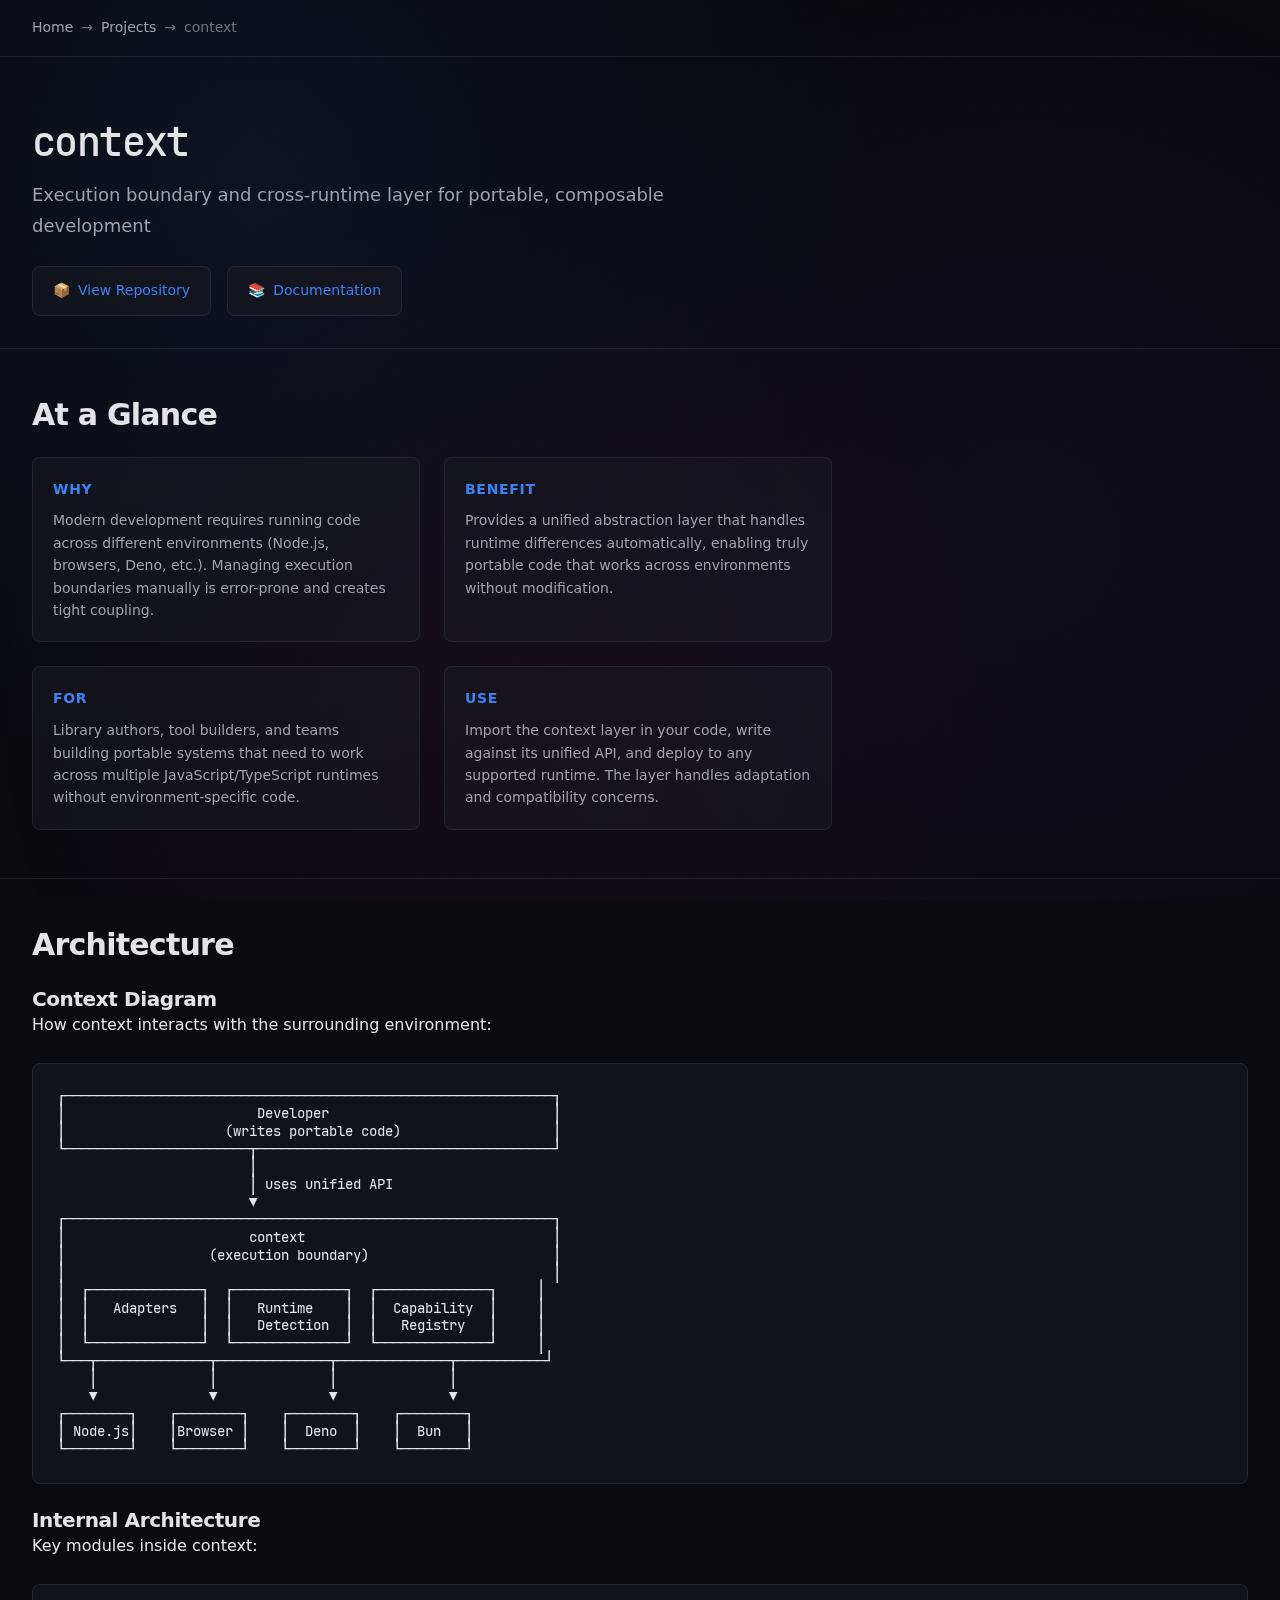
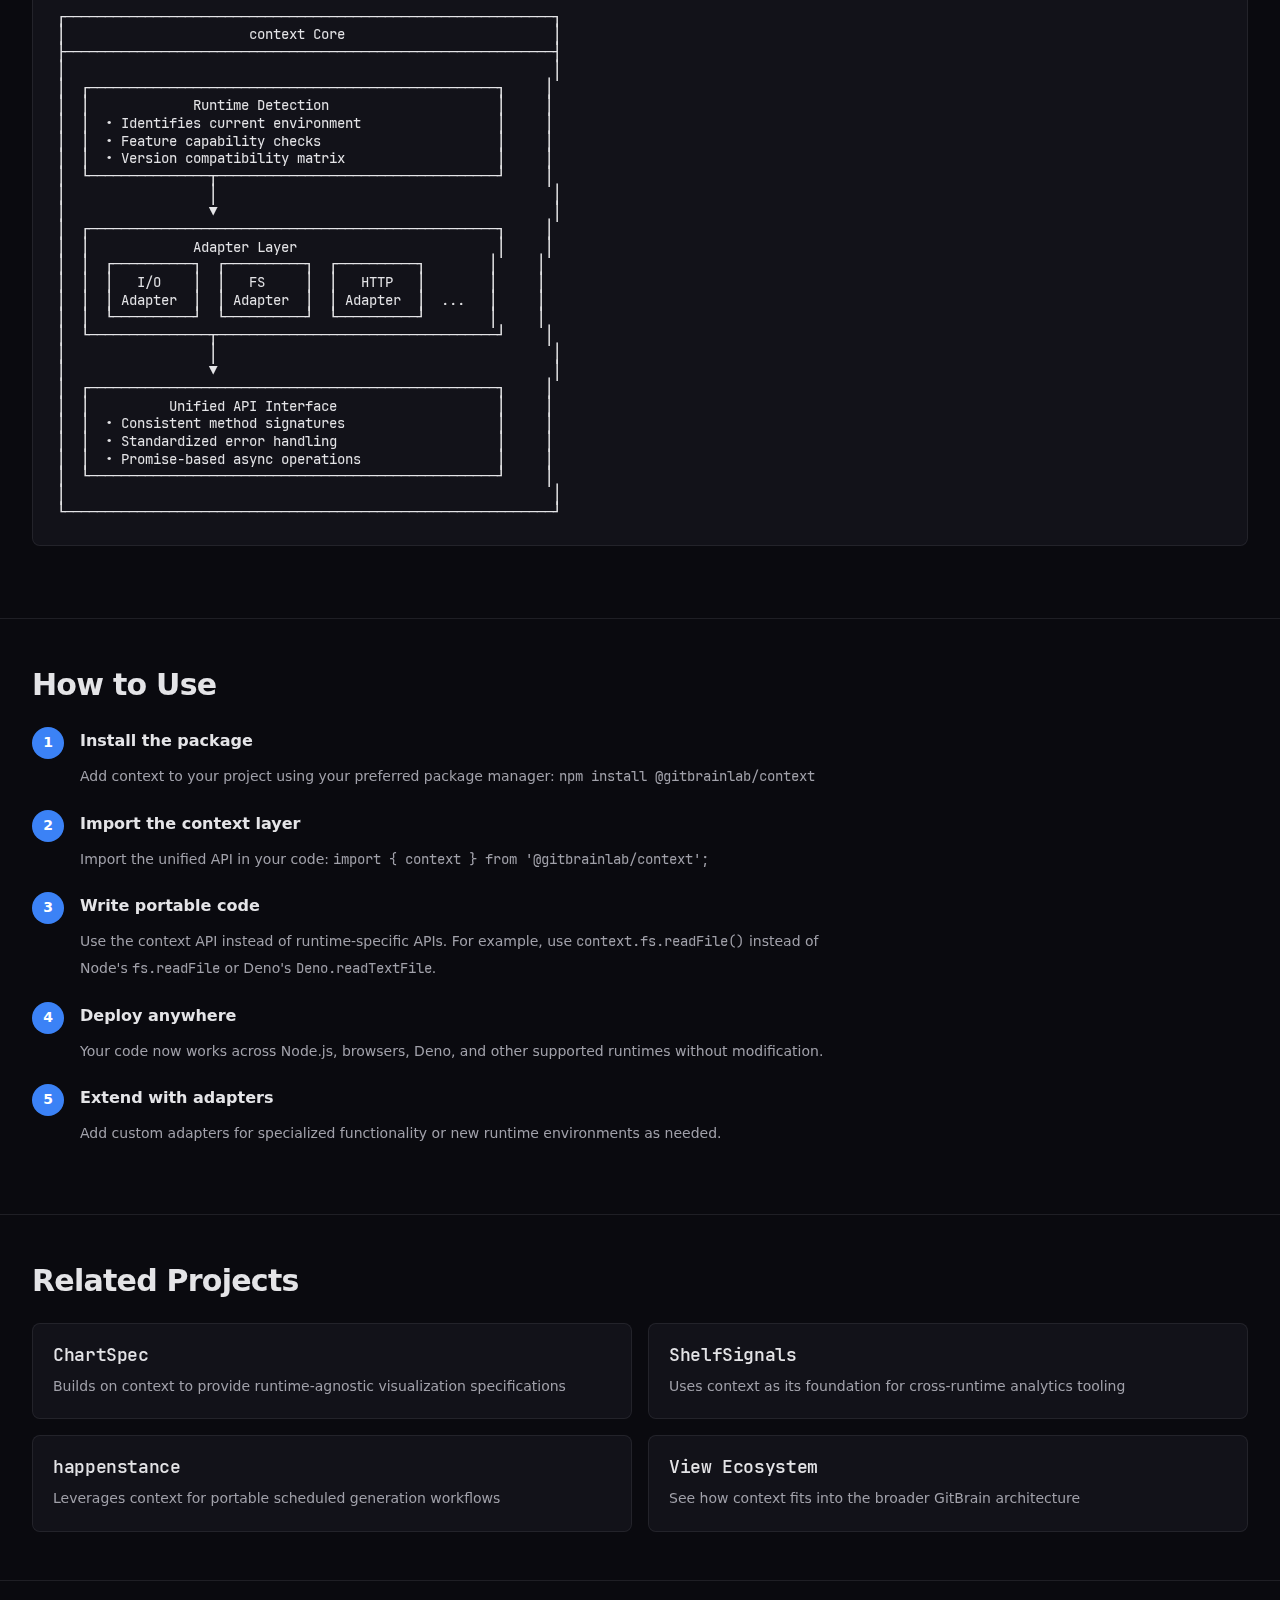
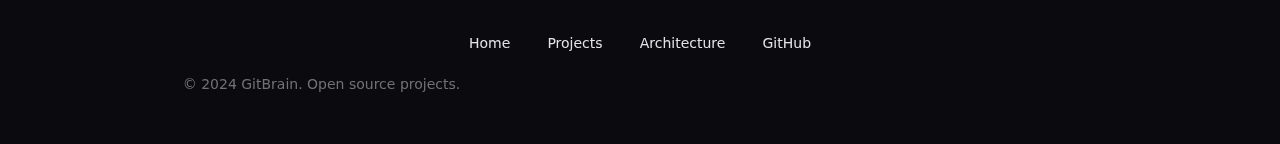
<file: projects/context.html>
<!DOCTYPE html>
<html lang="en">
<head>
    <meta charset="UTF-8">
    <meta name="viewport" content="width=device-width, initial-scale=1.0">
    <meta name="theme-color" content="#0a0a0f">
    <title>context – GitBrain</title>
    <meta name="description" content="Execution boundary and cross-runtime layer for portable, composable development">
    <link rel="canonical" href="https://gitbrain.com/projects/context.html">
    <link rel="icon" type="image/svg+xml" href="/assets/favicon.svg">
    <link rel="stylesheet" href="/styles/main.css">
</head>
<body>
    <a href="#main" class="skip-link">Skip to main content</a>
    
    <nav class="breadcrumb">
        <div class="container">
            <nav aria-label="Breadcrumb">
                <a href="/">Home</a>
                <span>→</span>
                <a href="/#projects">Projects</a>
                <span>→</span>
                <span aria-current="page">context</span>
            </nav>
        </div>
    </nav>

    <header class="project-header">
        <div class="container">
            <h1 class="project-title">context</h1>
            <p class="project-tagline">Execution boundary and cross-runtime layer for portable, composable development</p>
            <div class="project-links">
                <a href="https://github.com/gitbrainlab/context" target="_blank" rel="noopener noreferrer">
                    <span>📦</span> View Repository
                </a>
                <a href="/docs/context.html">
                    <span>📚</span> Documentation
                </a>
            </div>
        </div>
    </header>

    <main id="main">
        <!-- At a Glance -->
        <section class="project-section">
            <div class="container">
                <h2>At a Glance</h2>
                <dl class="project-attrs">
                    <div>
                        <dt>Why</dt>
                        <dd>Modern development requires running code across different environments (Node.js, browsers, Deno, etc.). Managing execution boundaries manually is error-prone and creates tight coupling.</dd>
                    </div>
                    <div>
                        <dt>Benefit</dt>
                        <dd>Provides a unified abstraction layer that handles runtime differences automatically, enabling truly portable code that works across environments without modification.</dd>
                    </div>
                    <div>
                        <dt>For</dt>
                        <dd>Library authors, tool builders, and teams building portable systems that need to work across multiple JavaScript/TypeScript runtimes without environment-specific code.</dd>
                    </div>
                    <div>
                        <dt>Use</dt>
                        <dd>Import the context layer in your code, write against its unified API, and deploy to any supported runtime. The layer handles adaptation and compatibility concerns.</dd>
                    </div>
                </dl>
            </div>
        </section>

        <!-- Architecture -->
        <section class="project-section">
            <div class="container">
                <h2>Architecture</h2>
                
                <h3>Context Diagram</h3>
                <p>How context interacts with the surrounding environment:</p>
                <pre class="diagram" aria-label="Context diagram showing how context interacts with users and other systems">
┌─────────────────────────────────────────────────────────────┐
│                        Developer                            │
│                    (writes portable code)                   │
└───────────────────────┬─────────────────────────────────────┘
                        │
                        │ uses unified API
                        ▼
┌─────────────────────────────────────────────────────────────┐
│                       context                               │
│                  (execution boundary)                       │
│                                                             │
│  ┌──────────────┐  ┌──────────────┐  ┌──────────────┐     │
│  │   Adapters   │  │   Runtime    │  │  Capability  │     │
│  │              │  │   Detection  │  │   Registry   │     │
│  └──────────────┘  └──────────────┘  └──────────────┘     │
└───┬──────────────┬──────────────┬──────────────┬───────────┘
    │              │              │              │
    ▼              ▼              ▼              ▼
┌────────┐    ┌────────┐    ┌────────┐    ┌────────┐
│ Node.js│    │Browser │    │  Deno  │    │  Bun   │
└────────┘    └────────┘    └────────┘    └────────┘
</pre>

                <h3>Internal Architecture</h3>
                <p>Key modules inside context:</p>
                <pre class="diagram" aria-label="Internal architecture diagram of context showing key modules">
┌─────────────────────────────────────────────────────────────┐
│                       context Core                          │
├─────────────────────────────────────────────────────────────┤
│                                                             │
│  ┌───────────────────────────────────────────────────┐     │
│  │             Runtime Detection                     │     │
│  │  • Identifies current environment                 │     │
│  │  • Feature capability checks                      │     │
│  │  • Version compatibility matrix                   │     │
│  └───────────────┬───────────────────────────────────┘     │
│                  │                                          │
│                  ▼                                          │
│  ┌───────────────────────────────────────────────────┐     │
│  │             Adapter Layer                         │     │
│  │  ┌──────────┐  ┌──────────┐  ┌──────────┐        │     │
│  │  │   I/O    │  │   FS     │  │   HTTP   │        │     │
│  │  │ Adapter  │  │ Adapter  │  │ Adapter  │  ...   │     │
│  │  └──────────┘  └──────────┘  └──────────┘        │     │
│  └───────────────┬───────────────────────────────────┘     │
│                  │                                          │
│                  ▼                                          │
│  ┌───────────────────────────────────────────────────┐     │
│  │          Unified API Interface                    │     │
│  │  • Consistent method signatures                   │     │
│  │  • Standardized error handling                    │     │
│  │  • Promise-based async operations                 │     │
│  └───────────────────────────────────────────────────┘     │
│                                                             │
└─────────────────────────────────────────────────────────────┘
</pre>
            </div>
        </section>

        <!-- How to Use -->
        <section class="project-section">
            <div class="container">
                <h2>How to Use</h2>
                <ol class="step-list">
                    <li>
                        <strong>Install the package</strong>
                        <span>Add context to your project using your preferred package manager: <code>npm install @gitbrainlab/context</code></span>
                    </li>
                    <li>
                        <strong>Import the context layer</strong>
                        <span>Import the unified API in your code: <code>import { context } from '@gitbrainlab/context';</code></span>
                    </li>
                    <li>
                        <strong>Write portable code</strong>
                        <span>Use the context API instead of runtime-specific APIs. For example, use <code>context.fs.readFile()</code> instead of Node's <code>fs.readFile</code> or Deno's <code>Deno.readTextFile</code>.</span>
                    </li>
                    <li>
                        <strong>Deploy anywhere</strong>
                        <span>Your code now works across Node.js, browsers, Deno, and other supported runtimes without modification.</span>
                    </li>
                    <li>
                        <strong>Extend with adapters</strong>
                        <span>Add custom adapters for specialized functionality or new runtime environments as needed.</span>
                    </li>
                </ol>
            </div>
        </section>

        <!-- Related Projects -->
        <section class="project-section">
            <div class="container">
                <h2>Related Projects</h2>
                <div class="related-projects">
                    <a href="/projects/chartspec.html" class="related-project-card">
                        <h3>ChartSpec</h3>
                        <p>Builds on context to provide runtime-agnostic visualization specifications</p>
                    </a>
                    <a href="/projects/shelfsignals.html" class="related-project-card">
                        <h3>ShelfSignals</h3>
                        <p>Uses context as its foundation for cross-runtime analytics tooling</p>
                    </a>
                    <a href="/projects/happenstance.html" class="related-project-card">
                        <h3>happenstance</h3>
                        <p>Leverages context for portable scheduled generation workflows</p>
                    </a>
                    <a href="/architecture.html" class="related-project-card">
                        <h3>View Ecosystem</h3>
                        <p>See how context fits into the broader GitBrain architecture</p>
                    </a>
                </div>
            </div>
        </section>
    </main>

    <footer class="footer">
        <div class="container">
            <nav class="footer-nav">
                <a href="/">Home</a>
                <a href="/#projects">Projects</a>
                <a href="/architecture.html">Architecture</a>
                <a href="https://github.com/gitbrainlab" target="_blank" rel="noopener noreferrer">GitHub</a>
            </nav>
            <p class="footer-copyright">© 2024 GitBrain. Open source projects.</p>
        </div>
    </footer>
</body>
</html>
</file>
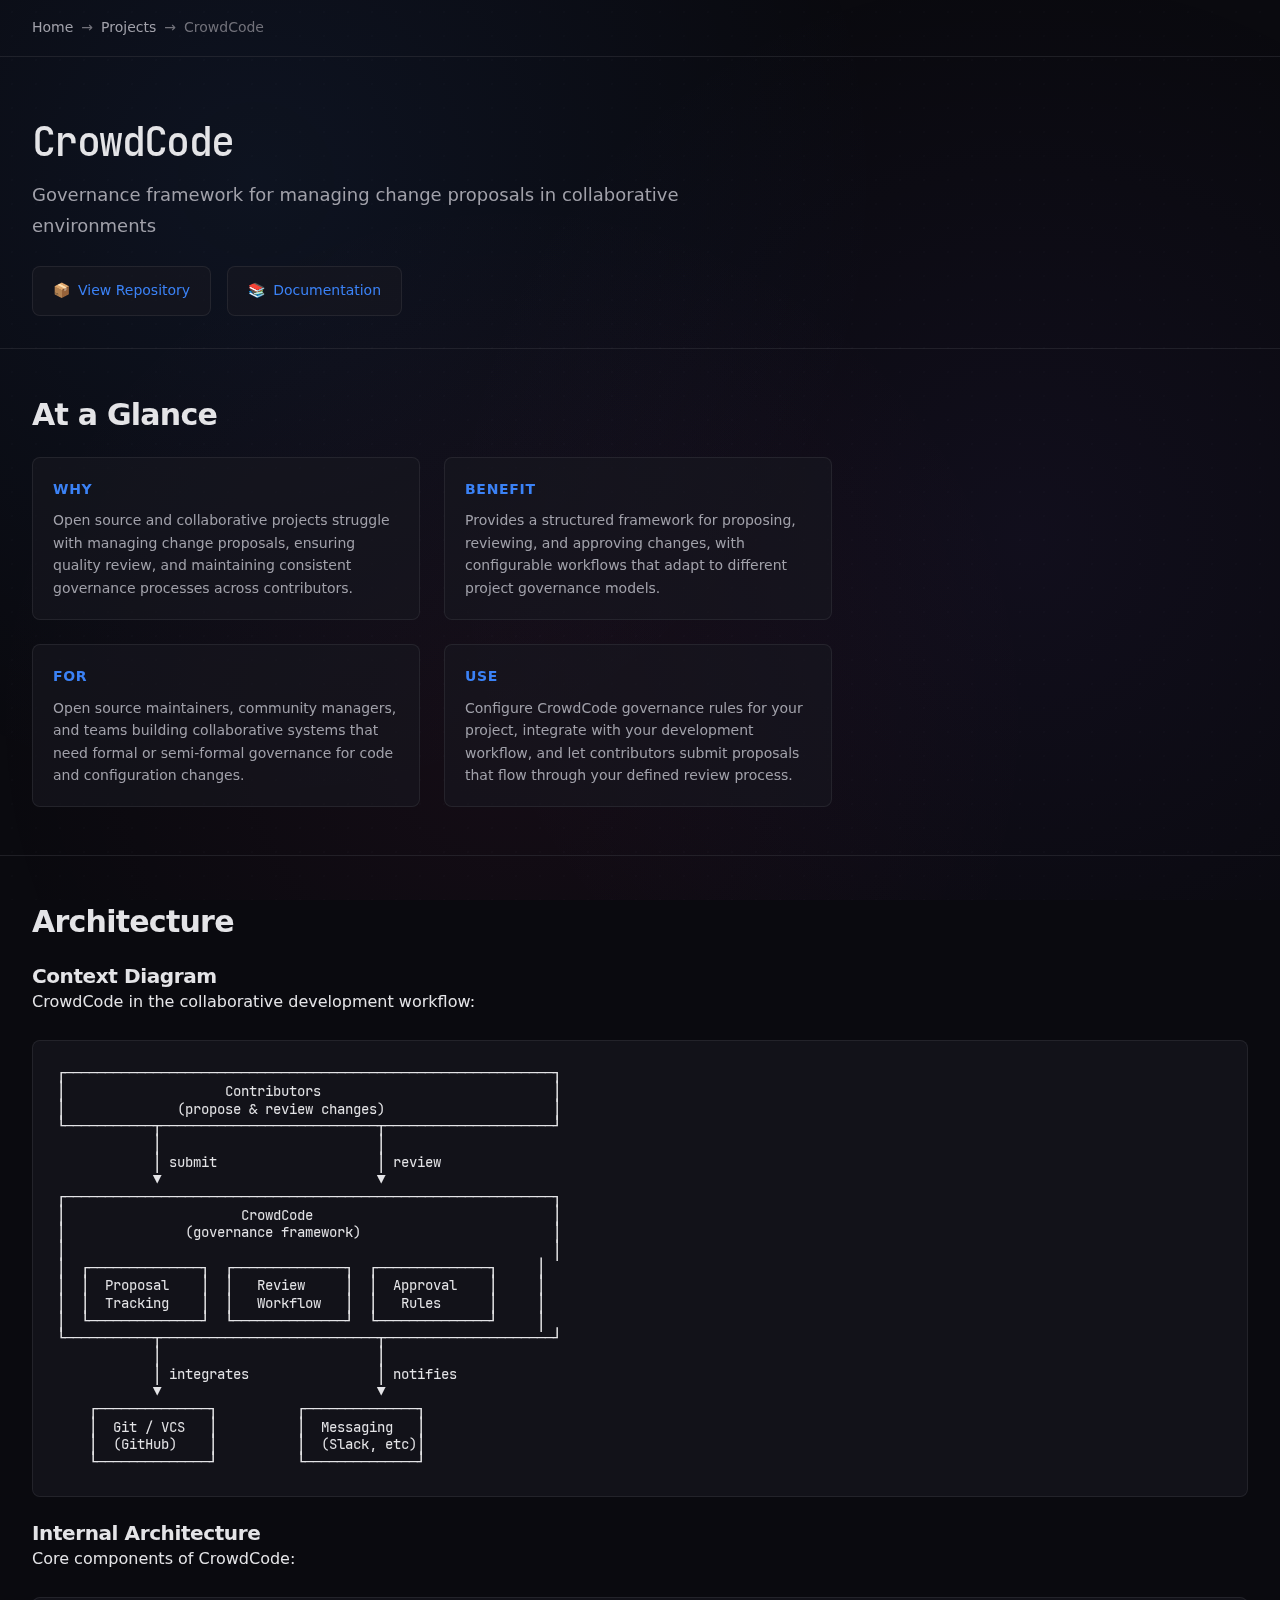
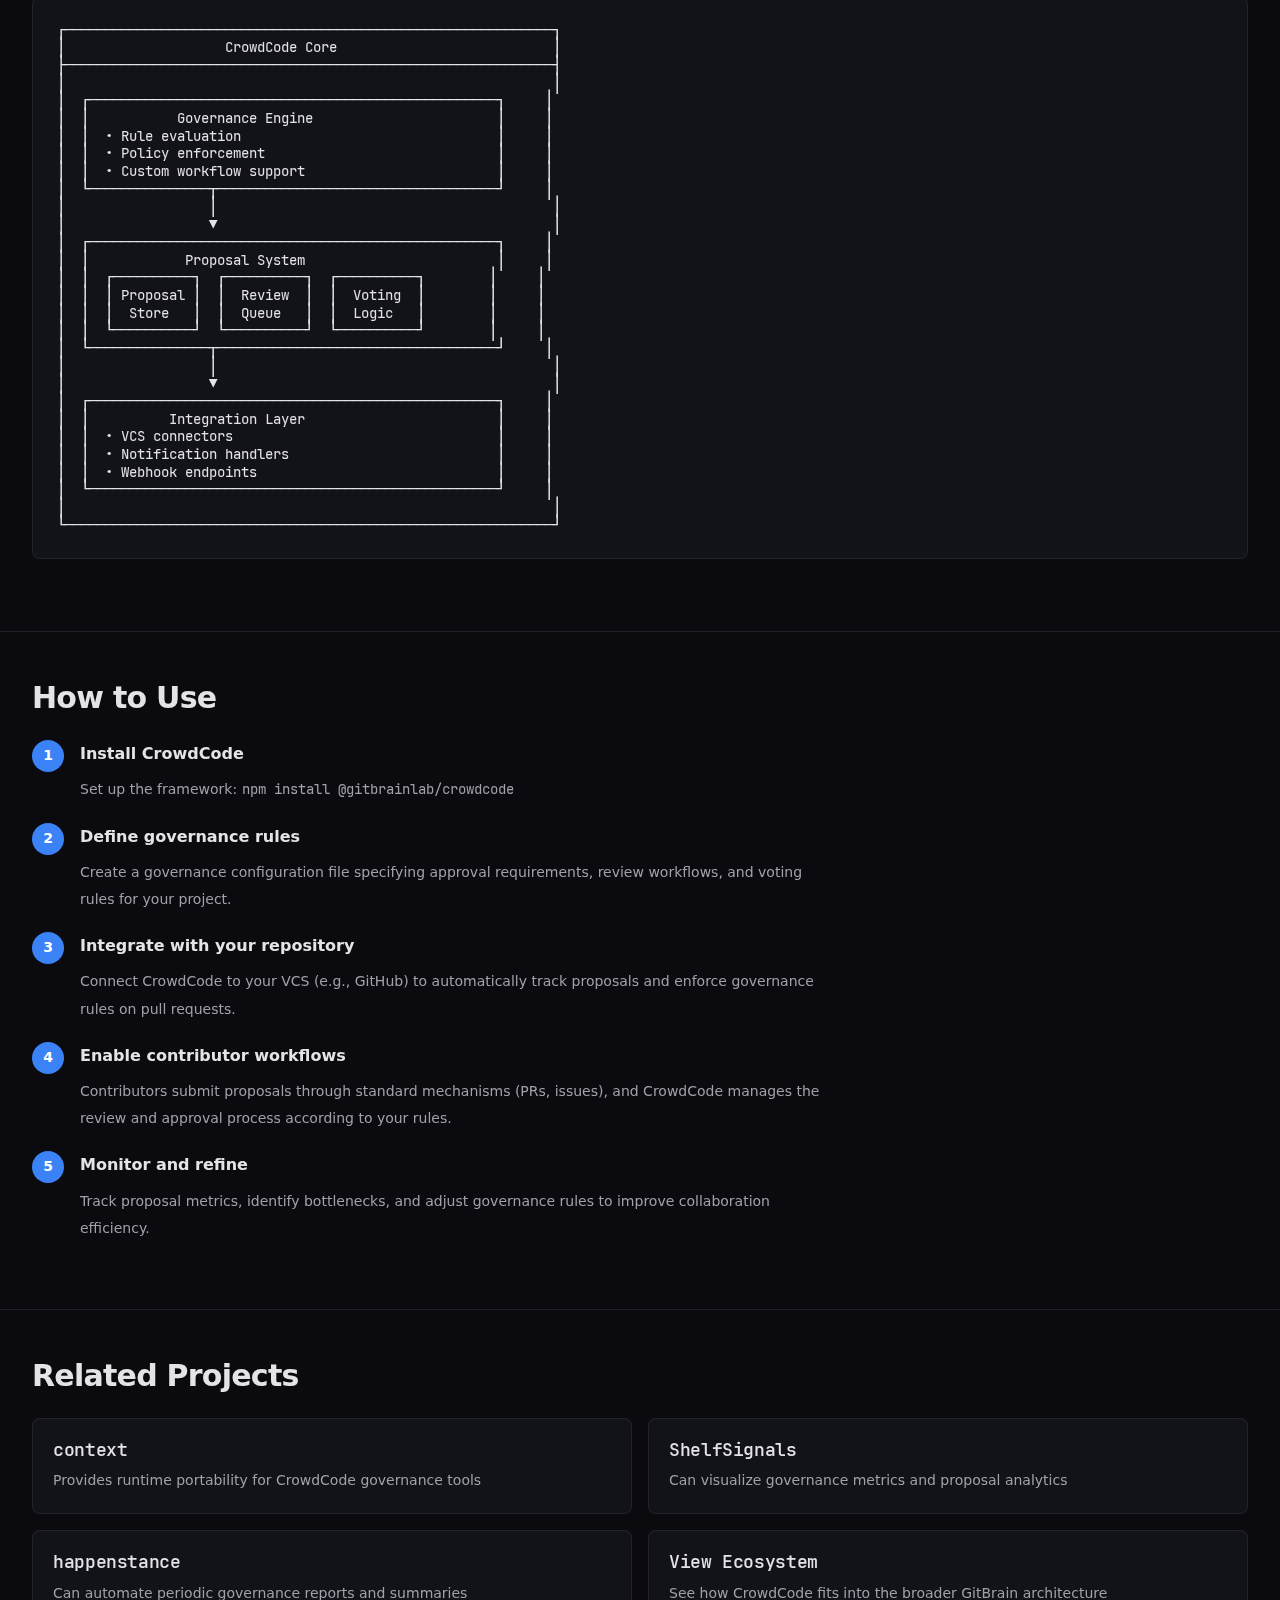
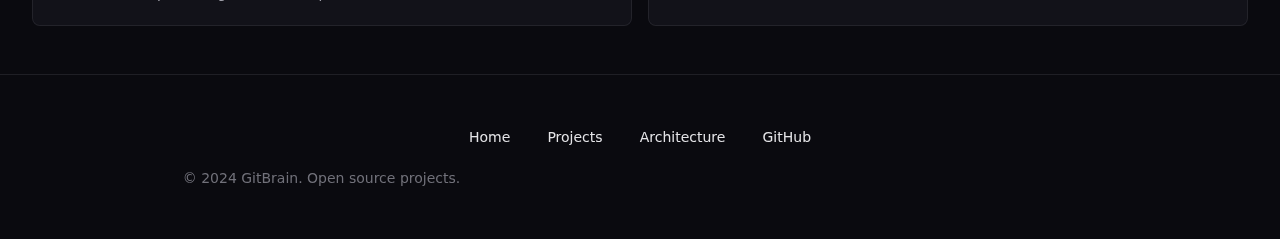
<file: projects/crowdcode.html>
<!DOCTYPE html>
<html lang="en">
<head>
    <meta charset="UTF-8">
    <meta name="viewport" content="width=device-width, initial-scale=1.0">
    <meta name="theme-color" content="#0a0a0f">
    <title>CrowdCode – GitBrain</title>
    <meta name="description" content="Governance framework for managing change proposals in collaborative environments">
    <link rel="canonical" href="https://gitbrain.com/projects/crowdcode.html">
    <link rel="icon" type="image/svg+xml" href="/assets/favicon.svg">
    <link rel="stylesheet" href="/styles/main.css">
</head>
<body>
    <a href="#main" class="skip-link">Skip to main content</a>
    
    <nav class="breadcrumb">
        <div class="container">
            <nav aria-label="Breadcrumb">
                <a href="/">Home</a>
                <span>→</span>
                <a href="/#projects">Projects</a>
                <span>→</span>
                <span aria-current="page">CrowdCode</span>
            </nav>
        </div>
    </nav>

    <header class="project-header">
        <div class="container">
            <h1 class="project-title">CrowdCode</h1>
            <p class="project-tagline">Governance framework for managing change proposals in collaborative environments</p>
            <div class="project-links">
                <a href="https://github.com/gitbrainlab/CrowdCode" target="_blank" rel="noopener noreferrer">
                    <span>📦</span> View Repository
                </a>
                <a href="/docs/crowdcode.html">
                    <span>📚</span> Documentation
                </a>
            </div>
        </div>
    </header>

    <main id="main">
        <!-- At a Glance -->
        <section class="project-section">
            <div class="container">
                <h2>At a Glance</h2>
                <dl class="project-attrs">
                    <div>
                        <dt>Why</dt>
                        <dd>Open source and collaborative projects struggle with managing change proposals, ensuring quality review, and maintaining consistent governance processes across contributors.</dd>
                    </div>
                    <div>
                        <dt>Benefit</dt>
                        <dd>Provides a structured framework for proposing, reviewing, and approving changes, with configurable workflows that adapt to different project governance models.</dd>
                    </div>
                    <div>
                        <dt>For</dt>
                        <dd>Open source maintainers, community managers, and teams building collaborative systems that need formal or semi-formal governance for code and configuration changes.</dd>
                    </div>
                    <div>
                        <dt>Use</dt>
                        <dd>Configure CrowdCode governance rules for your project, integrate with your development workflow, and let contributors submit proposals that flow through your defined review process.</dd>
                    </div>
                </dl>
            </div>
        </section>

        <!-- Architecture -->
        <section class="project-section">
            <div class="container">
                <h2>Architecture</h2>
                
                <h3>Context Diagram</h3>
                <p>CrowdCode in the collaborative development workflow:</p>
                <pre class="diagram" aria-label="Context diagram showing CrowdCode in collaborative workflow">
┌─────────────────────────────────────────────────────────────┐
│                    Contributors                             │
│              (propose & review changes)                     │
└───────────┬───────────────────────────┬─────────────────────┘
            │                           │
            │ submit                    │ review
            ▼                           ▼
┌─────────────────────────────────────────────────────────────┐
│                      CrowdCode                              │
│               (governance framework)                        │
│                                                             │
│  ┌──────────────┐  ┌──────────────┐  ┌──────────────┐     │
│  │  Proposal    │  │   Review     │  │  Approval    │     │
│  │  Tracking    │  │   Workflow   │  │   Rules      │     │
│  └──────────────┘  └──────────────┘  └──────────────┘     │
└───────────┬───────────────────────────┬─────────────────────┘
            │                           │
            │ integrates                │ notifies
            ▼                           ▼
    ┌──────────────┐          ┌──────────────┐
    │  Git / VCS   │          │  Messaging   │
    │  (GitHub)    │          │  (Slack, etc)│
    └──────────────┘          └──────────────┘
</pre>

                <h3>Internal Architecture</h3>
                <p>Core components of CrowdCode:</p>
                <pre class="diagram" aria-label="Internal architecture of CrowdCode">
┌─────────────────────────────────────────────────────────────┐
│                    CrowdCode Core                           │
├─────────────────────────────────────────────────────────────┤
│                                                             │
│  ┌───────────────────────────────────────────────────┐     │
│  │           Governance Engine                       │     │
│  │  • Rule evaluation                                │     │
│  │  • Policy enforcement                             │     │
│  │  • Custom workflow support                        │     │
│  └───────────────┬───────────────────────────────────┘     │
│                  │                                          │
│                  ▼                                          │
│  ┌───────────────────────────────────────────────────┐     │
│  │            Proposal System                        │     │
│  │  ┌──────────┐  ┌──────────┐  ┌──────────┐        │     │
│  │  │ Proposal │  │  Review  │  │  Voting  │        │     │
│  │  │  Store   │  │  Queue   │  │  Logic   │        │     │
│  │  └──────────┘  └──────────┘  └──────────┘        │     │
│  └───────────────┬───────────────────────────────────┘     │
│                  │                                          │
│                  ▼                                          │
│  ┌───────────────────────────────────────────────────┐     │
│  │          Integration Layer                        │     │
│  │  • VCS connectors                                 │     │
│  │  • Notification handlers                          │     │
│  │  • Webhook endpoints                              │     │
│  └───────────────────────────────────────────────────┘     │
│                                                             │
└─────────────────────────────────────────────────────────────┘
</pre>
            </div>
        </section>

        <!-- How to Use -->
        <section class="project-section">
            <div class="container">
                <h2>How to Use</h2>
                <ol class="step-list">
                    <li>
                        <strong>Install CrowdCode</strong>
                        <span>Set up the framework: <code>npm install @gitbrainlab/crowdcode</code></span>
                    </li>
                    <li>
                        <strong>Define governance rules</strong>
                        <span>Create a governance configuration file specifying approval requirements, review workflows, and voting rules for your project.</span>
                    </li>
                    <li>
                        <strong>Integrate with your repository</strong>
                        <span>Connect CrowdCode to your VCS (e.g., GitHub) to automatically track proposals and enforce governance rules on pull requests.</span>
                    </li>
                    <li>
                        <strong>Enable contributor workflows</strong>
                        <span>Contributors submit proposals through standard mechanisms (PRs, issues), and CrowdCode manages the review and approval process according to your rules.</span>
                    </li>
                    <li>
                        <strong>Monitor and refine</strong>
                        <span>Track proposal metrics, identify bottlenecks, and adjust governance rules to improve collaboration efficiency.</span>
                    </li>
                </ol>
            </div>
        </section>

        <!-- Related Projects -->
        <section class="project-section">
            <div class="container">
                <h2>Related Projects</h2>
                <div class="related-projects">
                    <a href="/projects/context.html" class="related-project-card">
                        <h3>context</h3>
                        <p>Provides runtime portability for CrowdCode governance tools</p>
                    </a>
                    <a href="/projects/shelfsignals.html" class="related-project-card">
                        <h3>ShelfSignals</h3>
                        <p>Can visualize governance metrics and proposal analytics</p>
                    </a>
                    <a href="/projects/happenstance.html" class="related-project-card">
                        <h3>happenstance</h3>
                        <p>Can automate periodic governance reports and summaries</p>
                    </a>
                    <a href="/architecture.html" class="related-project-card">
                        <h3>View Ecosystem</h3>
                        <p>See how CrowdCode fits into the broader GitBrain architecture</p>
                    </a>
                </div>
            </div>
        </section>
    </main>

    <footer class="footer">
        <div class="container">
            <nav class="footer-nav">
                <a href="/">Home</a>
                <a href="/#projects">Projects</a>
                <a href="/architecture.html">Architecture</a>
                <a href="https://github.com/gitbrainlab" target="_blank" rel="noopener noreferrer">GitHub</a>
            </nav>
            <p class="footer-copyright">© 2024 GitBrain. Open source projects.</p>
        </div>
    </footer>
</body>
</html>
</file>
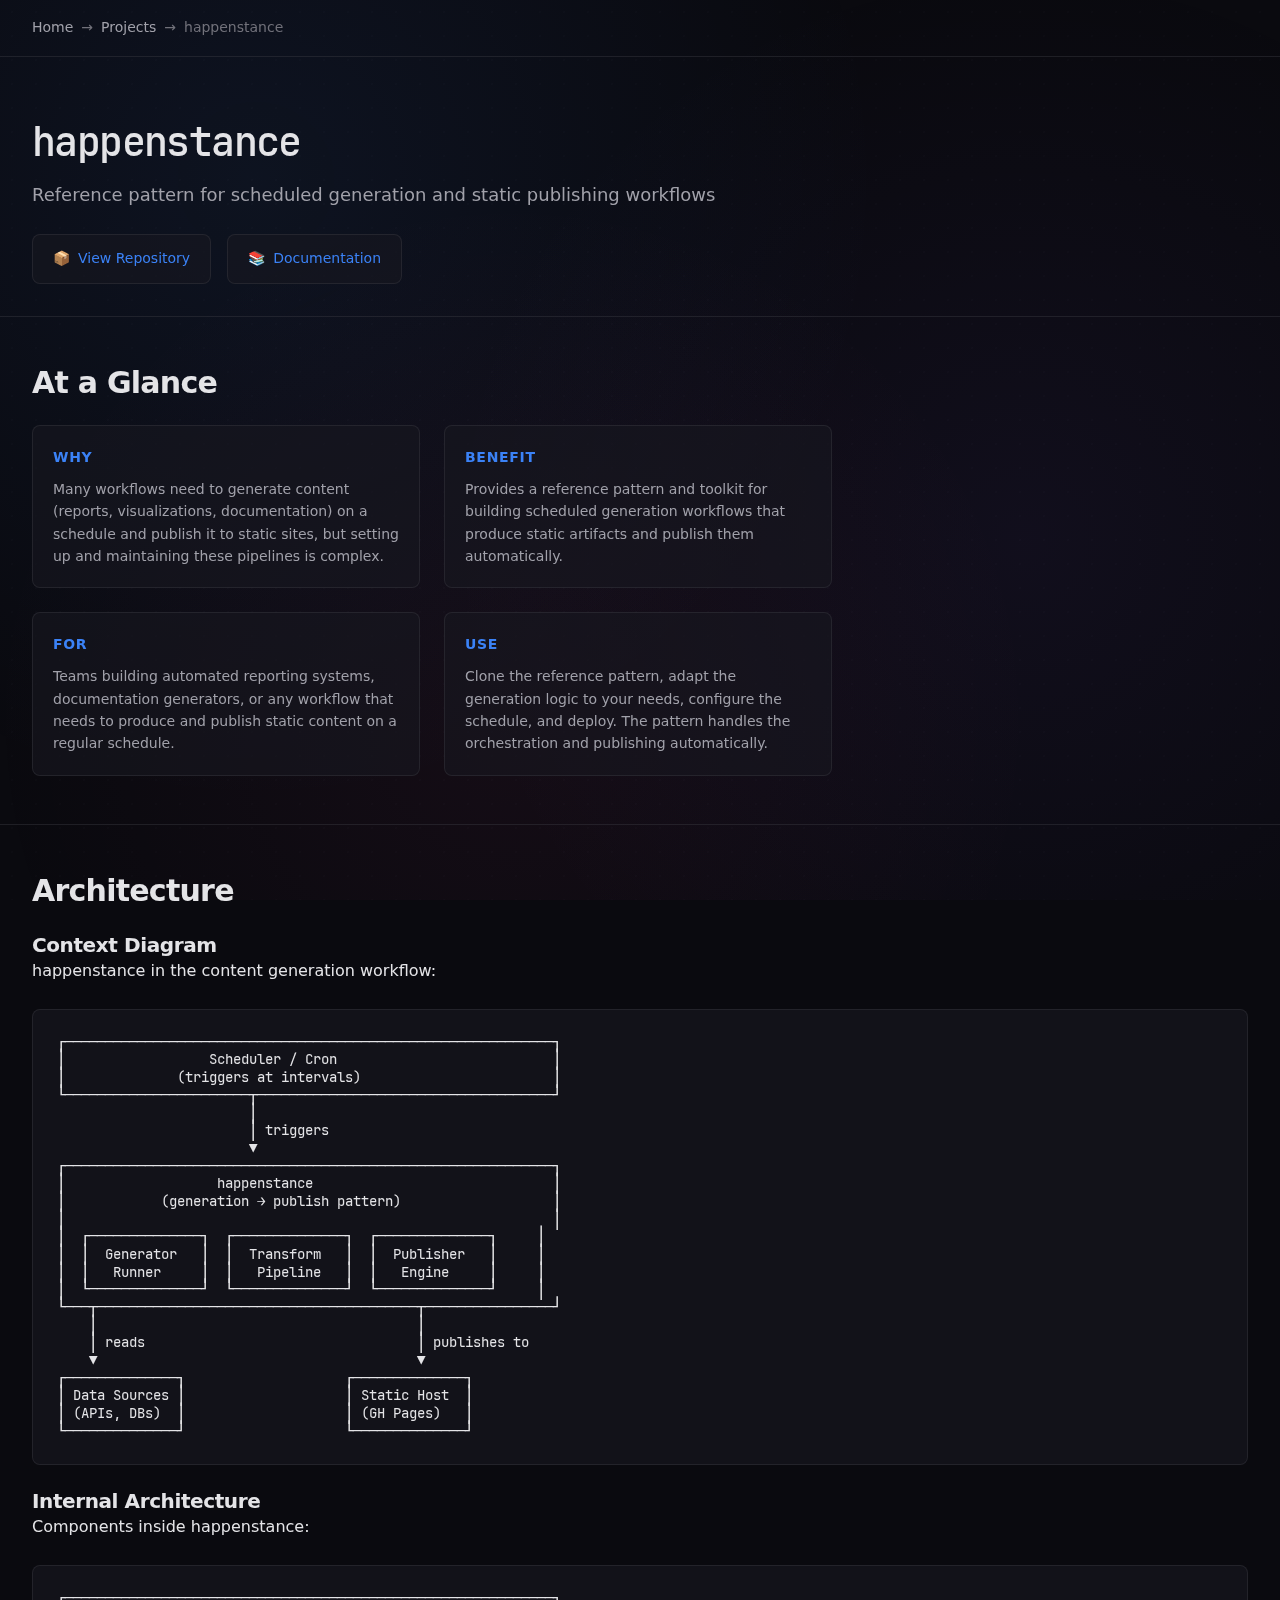
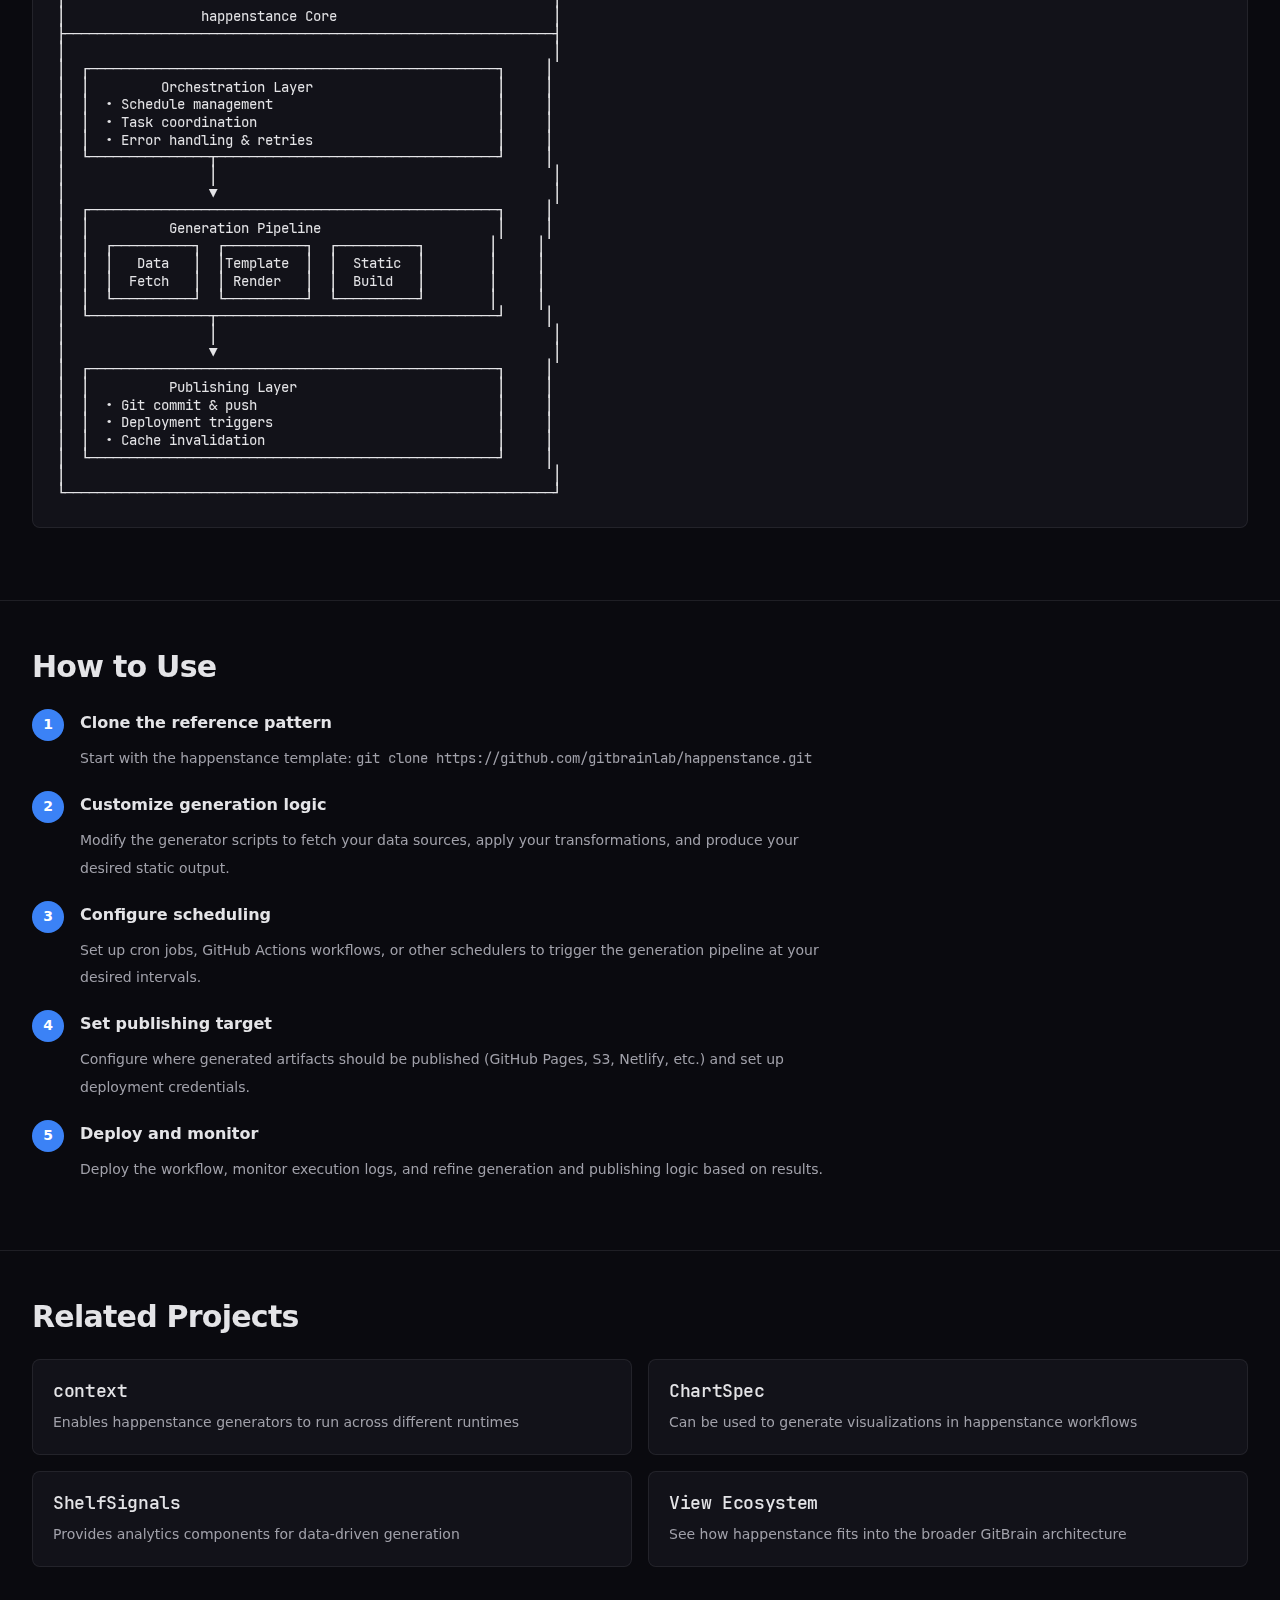
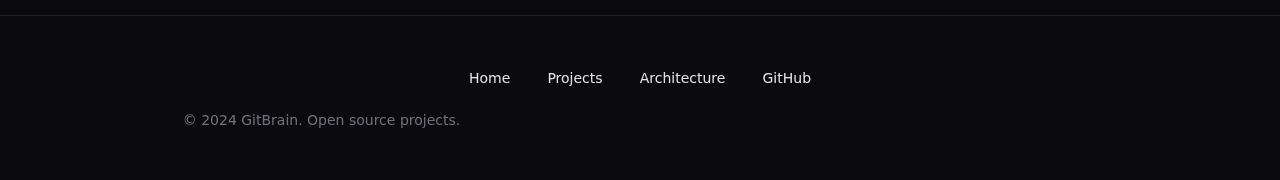
<file: projects/happenstance.html>
<!DOCTYPE html>
<html lang="en">
<head>
    <meta charset="UTF-8">
    <meta name="viewport" content="width=device-width, initial-scale=1.0">
    <meta name="theme-color" content="#0a0a0f">
    <title>happenstance – GitBrain</title>
    <meta name="description" content="Reference pattern for scheduled generation and static publishing workflows">
    <link rel="canonical" href="https://gitbrain.com/projects/happenstance.html">
    <link rel="icon" type="image/svg+xml" href="/assets/favicon.svg">
    <link rel="stylesheet" href="/styles/main.css">
</head>
<body>
    <a href="#main" class="skip-link">Skip to main content</a>
    
    <nav class="breadcrumb">
        <div class="container">
            <nav aria-label="Breadcrumb">
                <a href="/">Home</a>
                <span>→</span>
                <a href="/#projects">Projects</a>
                <span>→</span>
                <span aria-current="page">happenstance</span>
            </nav>
        </div>
    </nav>

    <header class="project-header">
        <div class="container">
            <h1 class="project-title">happenstance</h1>
            <p class="project-tagline">Reference pattern for scheduled generation and static publishing workflows</p>
            <div class="project-links">
                <a href="https://github.com/gitbrainlab/happenstance" target="_blank" rel="noopener noreferrer">
                    <span>📦</span> View Repository
                </a>
                <a href="/docs/happenstance.html">
                    <span>📚</span> Documentation
                </a>
            </div>
        </div>
    </header>

    <main id="main">
        <!-- At a Glance -->
        <section class="project-section">
            <div class="container">
                <h2>At a Glance</h2>
                <dl class="project-attrs">
                    <div>
                        <dt>Why</dt>
                        <dd>Many workflows need to generate content (reports, visualizations, documentation) on a schedule and publish it to static sites, but setting up and maintaining these pipelines is complex.</dd>
                    </div>
                    <div>
                        <dt>Benefit</dt>
                        <dd>Provides a reference pattern and toolkit for building scheduled generation workflows that produce static artifacts and publish them automatically.</dd>
                    </div>
                    <div>
                        <dt>For</dt>
                        <dd>Teams building automated reporting systems, documentation generators, or any workflow that needs to produce and publish static content on a regular schedule.</dd>
                    </div>
                    <div>
                        <dt>Use</dt>
                        <dd>Clone the reference pattern, adapt the generation logic to your needs, configure the schedule, and deploy. The pattern handles the orchestration and publishing automatically.</dd>
                    </div>
                </dl>
            </div>
        </section>

        <!-- Architecture -->
        <section class="project-section">
            <div class="container">
                <h2>Architecture</h2>
                
                <h3>Context Diagram</h3>
                <p>happenstance in the content generation workflow:</p>
                <pre class="diagram" aria-label="Context diagram showing happenstance workflow">
┌─────────────────────────────────────────────────────────────┐
│                  Scheduler / Cron                           │
│              (triggers at intervals)                        │
└───────────────────────┬─────────────────────────────────────┘
                        │
                        │ triggers
                        ▼
┌─────────────────────────────────────────────────────────────┐
│                   happenstance                              │
│            (generation → publish pattern)                   │
│                                                             │
│  ┌──────────────┐  ┌──────────────┐  ┌──────────────┐     │
│  │  Generator   │  │  Transform   │  │  Publisher   │     │
│  │   Runner     │  │   Pipeline   │  │   Engine     │     │
│  └──────────────┘  └──────────────┘  └──────────────┘     │
└───┬────────────────────────────────────────┬────────────────┘
    │                                        │
    │ reads                                  │ publishes to
    ▼                                        ▼
┌──────────────┐                    ┌──────────────┐
│ Data Sources │                    │ Static Host  │
│ (APIs, DBs)  │                    │ (GH Pages)   │
└──────────────┘                    └──────────────┘
</pre>

                <h3>Internal Architecture</h3>
                <p>Components inside happenstance:</p>
                <pre class="diagram" aria-label="Internal architecture of happenstance">
┌─────────────────────────────────────────────────────────────┐
│                 happenstance Core                           │
├─────────────────────────────────────────────────────────────┤
│                                                             │
│  ┌───────────────────────────────────────────────────┐     │
│  │         Orchestration Layer                       │     │
│  │  • Schedule management                            │     │
│  │  • Task coordination                              │     │
│  │  • Error handling & retries                       │     │
│  └───────────────┬───────────────────────────────────┘     │
│                  │                                          │
│                  ▼                                          │
│  ┌───────────────────────────────────────────────────┐     │
│  │          Generation Pipeline                      │     │
│  │  ┌──────────┐  ┌──────────┐  ┌──────────┐        │     │
│  │  │   Data   │  │Template  │  │  Static  │        │     │
│  │  │  Fetch   │  │ Render   │  │  Build   │        │     │
│  │  └──────────┘  └──────────┘  └──────────┘        │     │
│  └───────────────┬───────────────────────────────────┘     │
│                  │                                          │
│                  ▼                                          │
│  ┌───────────────────────────────────────────────────┐     │
│  │          Publishing Layer                         │     │
│  │  • Git commit & push                              │     │
│  │  • Deployment triggers                            │     │
│  │  • Cache invalidation                             │     │
│  └───────────────────────────────────────────────────┘     │
│                                                             │
└─────────────────────────────────────────────────────────────┘
</pre>
            </div>
        </section>

        <!-- How to Use -->
        <section class="project-section">
            <div class="container">
                <h2>How to Use</h2>
                <ol class="step-list">
                    <li>
                        <strong>Clone the reference pattern</strong>
                        <span>Start with the happenstance template: <code>git clone https://github.com/gitbrainlab/happenstance.git</code></span>
                    </li>
                    <li>
                        <strong>Customize generation logic</strong>
                        <span>Modify the generator scripts to fetch your data sources, apply your transformations, and produce your desired static output.</span>
                    </li>
                    <li>
                        <strong>Configure scheduling</strong>
                        <span>Set up cron jobs, GitHub Actions workflows, or other schedulers to trigger the generation pipeline at your desired intervals.</span>
                    </li>
                    <li>
                        <strong>Set publishing target</strong>
                        <span>Configure where generated artifacts should be published (GitHub Pages, S3, Netlify, etc.) and set up deployment credentials.</span>
                    </li>
                    <li>
                        <strong>Deploy and monitor</strong>
                        <span>Deploy the workflow, monitor execution logs, and refine generation and publishing logic based on results.</span>
                    </li>
                </ol>
            </div>
        </section>

        <!-- Related Projects -->
        <section class="project-section">
            <div class="container">
                <h2>Related Projects</h2>
                <div class="related-projects">
                    <a href="/projects/context.html" class="related-project-card">
                        <h3>context</h3>
                        <p>Enables happenstance generators to run across different runtimes</p>
                    </a>
                    <a href="/projects/chartspec.html" class="related-project-card">
                        <h3>ChartSpec</h3>
                        <p>Can be used to generate visualizations in happenstance workflows</p>
                    </a>
                    <a href="/projects/shelfsignals.html" class="related-project-card">
                        <h3>ShelfSignals</h3>
                        <p>Provides analytics components for data-driven generation</p>
                    </a>
                    <a href="/architecture.html" class="related-project-card">
                        <h3>View Ecosystem</h3>
                        <p>See how happenstance fits into the broader GitBrain architecture</p>
                    </a>
                </div>
            </div>
        </section>
    </main>

    <footer class="footer">
        <div class="container">
            <nav class="footer-nav">
                <a href="/">Home</a>
                <a href="/#projects">Projects</a>
                <a href="/architecture.html">Architecture</a>
                <a href="https://github.com/gitbrainlab" target="_blank" rel="noopener noreferrer">GitHub</a>
            </nav>
            <p class="footer-copyright">© 2024 GitBrain. Open source projects.</p>
        </div>
    </footer>
</body>
</html>
</file>
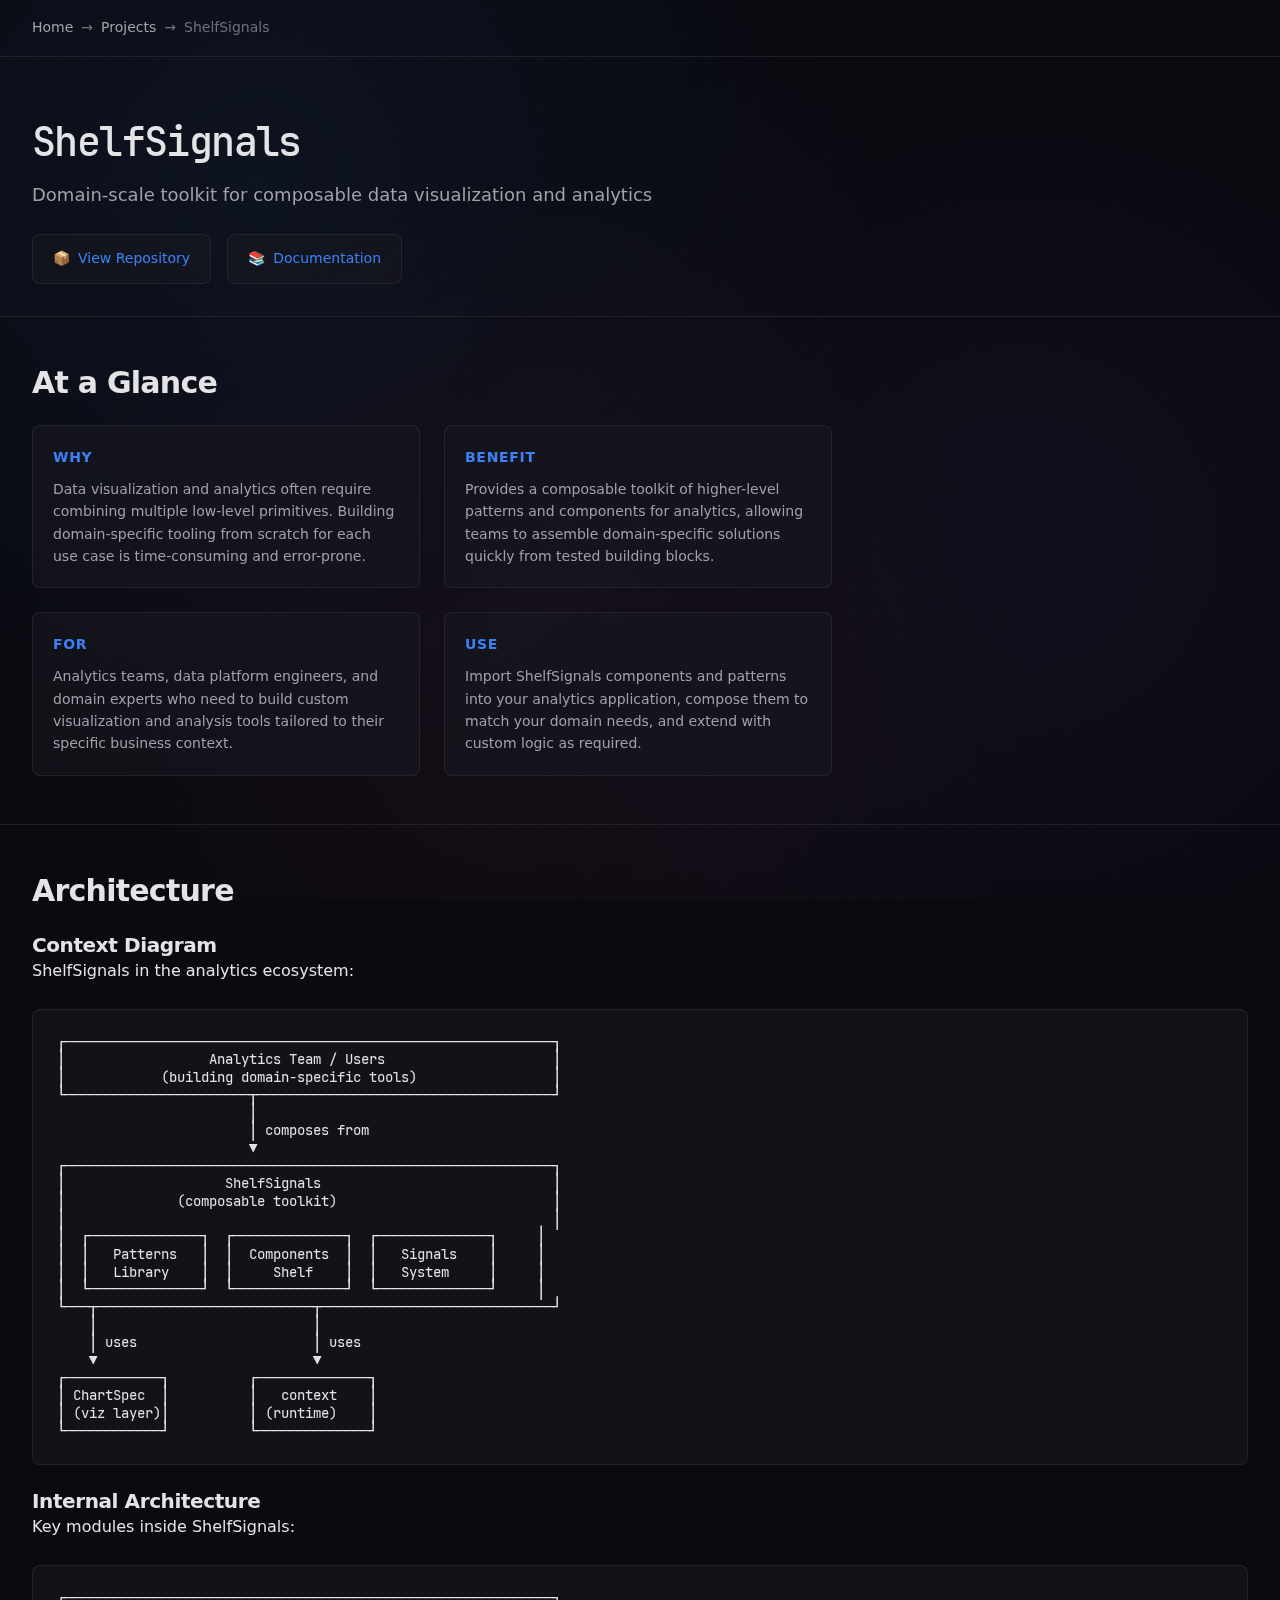
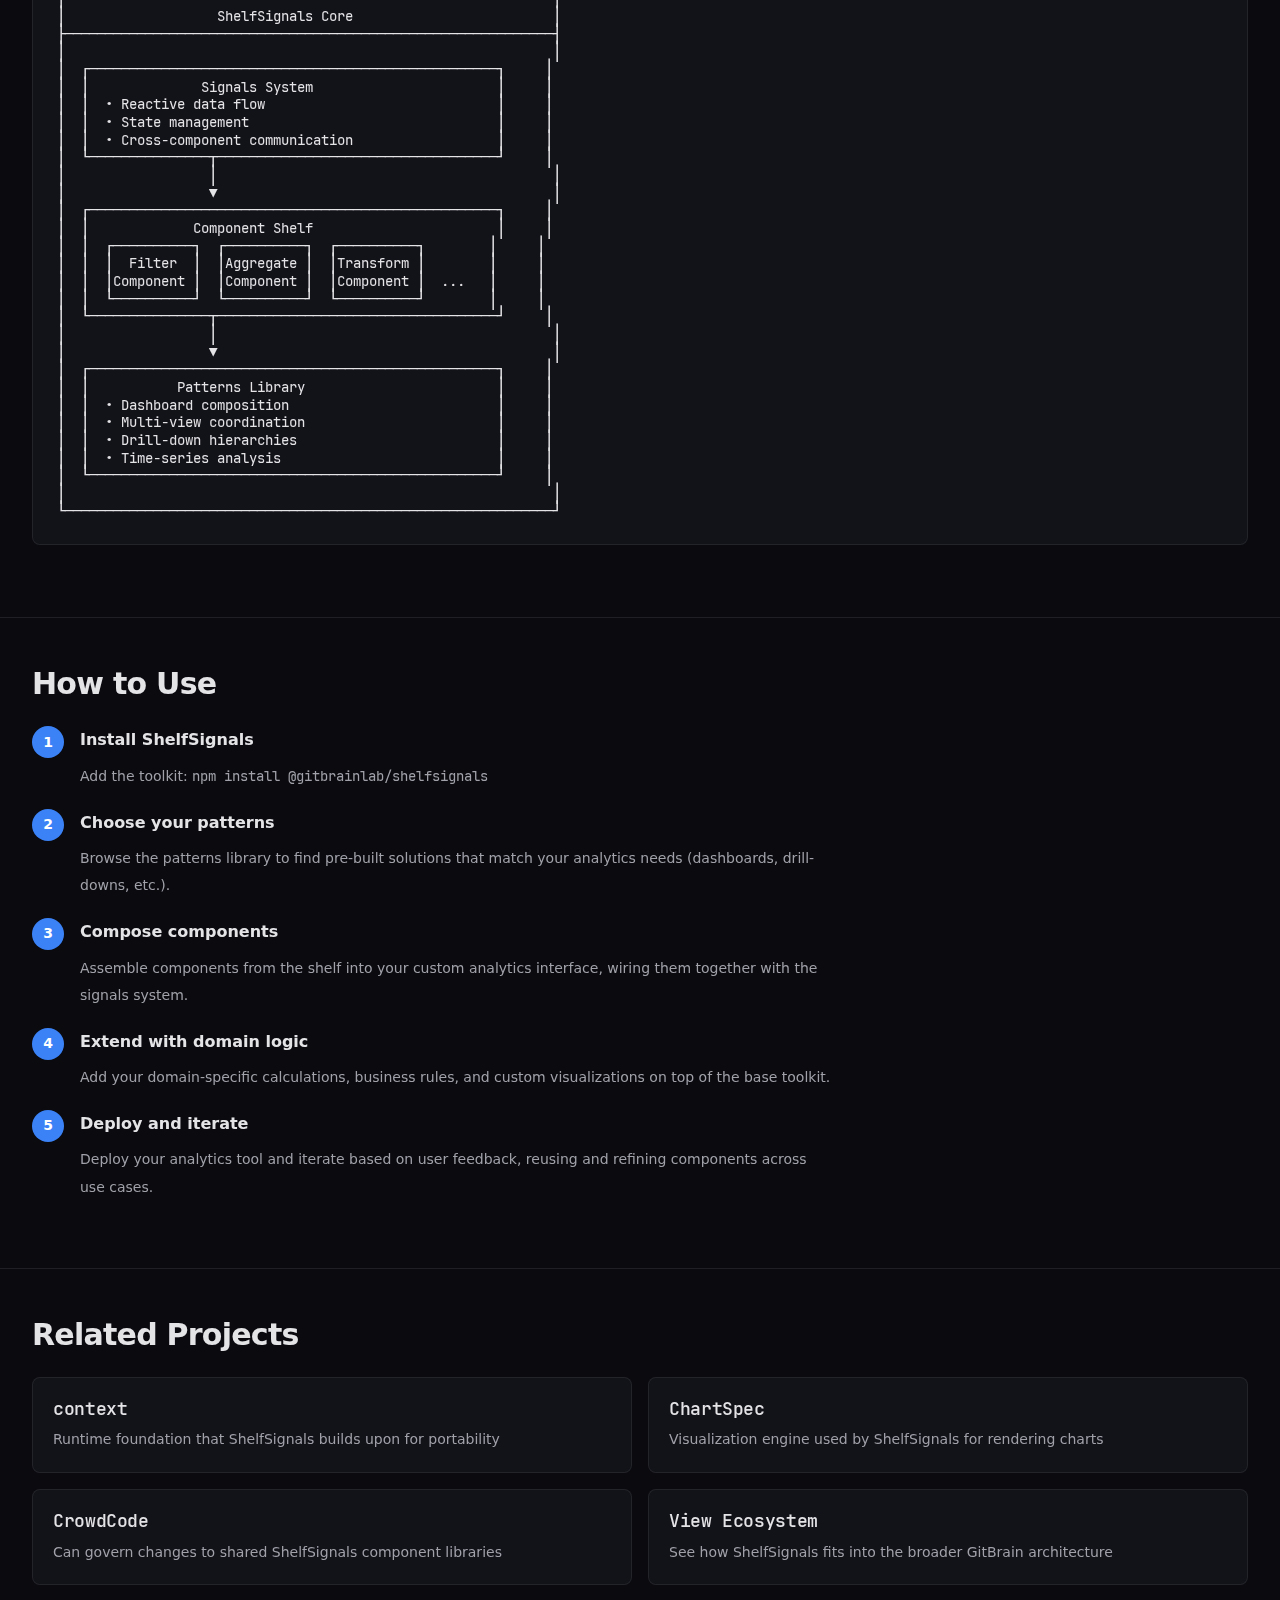
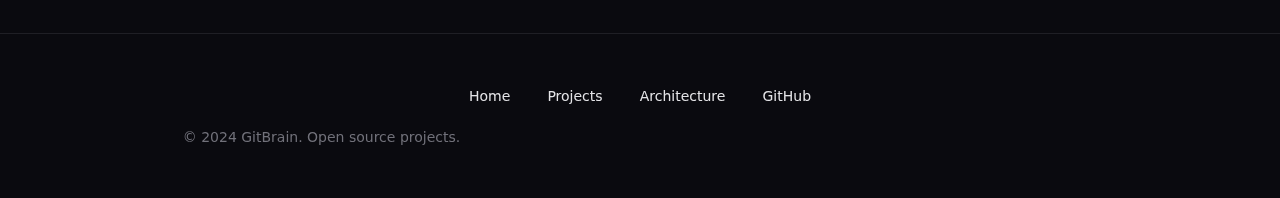
<file: projects/shelfsignals.html>
<!DOCTYPE html>
<html lang="en">
<head>
    <meta charset="UTF-8">
    <meta name="viewport" content="width=device-width, initial-scale=1.0">
    <meta name="theme-color" content="#0a0a0f">
    <title>ShelfSignals – GitBrain</title>
    <meta name="description" content="Domain-scale toolkit for composable data visualization and analytics">
    <link rel="canonical" href="https://gitbrain.com/projects/shelfsignals.html">
    <link rel="icon" type="image/svg+xml" href="/assets/favicon.svg">
    <link rel="stylesheet" href="/styles/main.css">
</head>
<body>
    <a href="#main" class="skip-link">Skip to main content</a>
    
    <nav class="breadcrumb">
        <div class="container">
            <nav aria-label="Breadcrumb">
                <a href="/">Home</a>
                <span>→</span>
                <a href="/#projects">Projects</a>
                <span>→</span>
                <span aria-current="page">ShelfSignals</span>
            </nav>
        </div>
    </nav>

    <header class="project-header">
        <div class="container">
            <h1 class="project-title">ShelfSignals</h1>
            <p class="project-tagline">Domain-scale toolkit for composable data visualization and analytics</p>
            <div class="project-links">
                <a href="https://github.com/gitbrainlab/ShelfSignals" target="_blank" rel="noopener noreferrer">
                    <span>📦</span> View Repository
                </a>
                <a href="/docs/shelfsignals.html">
                    <span>📚</span> Documentation
                </a>
            </div>
        </div>
    </header>

    <main id="main">
        <!-- At a Glance -->
        <section class="project-section">
            <div class="container">
                <h2>At a Glance</h2>
                <dl class="project-attrs">
                    <div>
                        <dt>Why</dt>
                        <dd>Data visualization and analytics often require combining multiple low-level primitives. Building domain-specific tooling from scratch for each use case is time-consuming and error-prone.</dd>
                    </div>
                    <div>
                        <dt>Benefit</dt>
                        <dd>Provides a composable toolkit of higher-level patterns and components for analytics, allowing teams to assemble domain-specific solutions quickly from tested building blocks.</dd>
                    </div>
                    <div>
                        <dt>For</dt>
                        <dd>Analytics teams, data platform engineers, and domain experts who need to build custom visualization and analysis tools tailored to their specific business context.</dd>
                    </div>
                    <div>
                        <dt>Use</dt>
                        <dd>Import ShelfSignals components and patterns into your analytics application, compose them to match your domain needs, and extend with custom logic as required.</dd>
                    </div>
                </dl>
            </div>
        </section>

        <!-- Architecture -->
        <section class="project-section">
            <div class="container">
                <h2>Architecture</h2>
                
                <h3>Context Diagram</h3>
                <p>ShelfSignals in the analytics ecosystem:</p>
                <pre class="diagram" aria-label="Context diagram showing ShelfSignals in the analytics ecosystem">
┌─────────────────────────────────────────────────────────────┐
│                  Analytics Team / Users                     │
│            (building domain-specific tools)                 │
└───────────────────────┬─────────────────────────────────────┘
                        │
                        │ composes from
                        ▼
┌─────────────────────────────────────────────────────────────┐
│                    ShelfSignals                             │
│              (composable toolkit)                           │
│                                                             │
│  ┌──────────────┐  ┌──────────────┐  ┌──────────────┐     │
│  │   Patterns   │  │  Components  │  │   Signals    │     │
│  │   Library    │  │     Shelf    │  │   System     │     │
│  └──────────────┘  └──────────────┘  └──────────────┘     │
└───┬───────────────────────────┬─────────────────────────────┘
    │                           │
    │ uses                      │ uses
    ▼                           ▼
┌────────────┐          ┌──────────────┐
│ ChartSpec  │          │   context    │
│ (viz layer)│          │ (runtime)    │
└────────────┘          └──────────────┘
</pre>

                <h3>Internal Architecture</h3>
                <p>Key modules inside ShelfSignals:</p>
                <pre class="diagram" aria-label="Internal architecture of ShelfSignals">
┌─────────────────────────────────────────────────────────────┐
│                   ShelfSignals Core                         │
├─────────────────────────────────────────────────────────────┤
│                                                             │
│  ┌───────────────────────────────────────────────────┐     │
│  │              Signals System                       │     │
│  │  • Reactive data flow                             │     │
│  │  • State management                               │     │
│  │  • Cross-component communication                  │     │
│  └───────────────┬───────────────────────────────────┘     │
│                  │                                          │
│                  ▼                                          │
│  ┌───────────────────────────────────────────────────┐     │
│  │             Component Shelf                       │     │
│  │  ┌──────────┐  ┌──────────┐  ┌──────────┐        │     │
│  │  │  Filter  │  │Aggregate │  │Transform │        │     │
│  │  │Component │  │Component │  │Component │  ...   │     │
│  │  └──────────┘  └──────────┘  └──────────┘        │     │
│  └───────────────┬───────────────────────────────────┘     │
│                  │                                          │
│                  ▼                                          │
│  ┌───────────────────────────────────────────────────┐     │
│  │           Patterns Library                        │     │
│  │  • Dashboard composition                          │     │
│  │  • Multi-view coordination                        │     │
│  │  • Drill-down hierarchies                         │     │
│  │  • Time-series analysis                           │     │
│  └───────────────────────────────────────────────────┘     │
│                                                             │
└─────────────────────────────────────────────────────────────┘
</pre>
            </div>
        </section>

        <!-- How to Use -->
        <section class="project-section">
            <div class="container">
                <h2>How to Use</h2>
                <ol class="step-list">
                    <li>
                        <strong>Install ShelfSignals</strong>
                        <span>Add the toolkit: <code>npm install @gitbrainlab/shelfsignals</code></span>
                    </li>
                    <li>
                        <strong>Choose your patterns</strong>
                        <span>Browse the patterns library to find pre-built solutions that match your analytics needs (dashboards, drill-downs, etc.).</span>
                    </li>
                    <li>
                        <strong>Compose components</strong>
                        <span>Assemble components from the shelf into your custom analytics interface, wiring them together with the signals system.</span>
                    </li>
                    <li>
                        <strong>Extend with domain logic</strong>
                        <span>Add your domain-specific calculations, business rules, and custom visualizations on top of the base toolkit.</span>
                    </li>
                    <li>
                        <strong>Deploy and iterate</strong>
                        <span>Deploy your analytics tool and iterate based on user feedback, reusing and refining components across use cases.</span>
                    </li>
                </ol>
            </div>
        </section>

        <!-- Related Projects -->
        <section class="project-section">
            <div class="container">
                <h2>Related Projects</h2>
                <div class="related-projects">
                    <a href="/projects/context.html" class="related-project-card">
                        <h3>context</h3>
                        <p>Runtime foundation that ShelfSignals builds upon for portability</p>
                    </a>
                    <a href="/projects/chartspec.html" class="related-project-card">
                        <h3>ChartSpec</h3>
                        <p>Visualization engine used by ShelfSignals for rendering charts</p>
                    </a>
                    <a href="/projects/crowdcode.html" class="related-project-card">
                        <h3>CrowdCode</h3>
                        <p>Can govern changes to shared ShelfSignals component libraries</p>
                    </a>
                    <a href="/architecture.html" class="related-project-card">
                        <h3>View Ecosystem</h3>
                        <p>See how ShelfSignals fits into the broader GitBrain architecture</p>
                    </a>
                </div>
            </div>
        </section>
    </main>

    <footer class="footer">
        <div class="container">
            <nav class="footer-nav">
                <a href="/">Home</a>
                <a href="/#projects">Projects</a>
                <a href="/architecture.html">Architecture</a>
                <a href="https://github.com/gitbrainlab" target="_blank" rel="noopener noreferrer">GitHub</a>
            </nav>
            <p class="footer-copyright">© 2024 GitBrain. Open source projects.</p>
        </div>
    </footer>
</body>
</html>
</file>
<file: styles/main.css>
/* ===== Font Faces ===== */
@font-face {
    font-family: "JetBrains Mono";
    src: url("/assets/fonts/jetbrains-mono/JetBrainsMono-Regular.woff2") format("woff2");
    font-weight: 400;
    font-style: normal;
    font-display: swap;
}

@font-face {
    font-family: "JetBrains Mono";
    src: url("/assets/fonts/jetbrains-mono/JetBrainsMono-SemiBold.woff2") format("woff2");
    font-weight: 600;
    font-style: normal;
    font-display: swap;
}

/* ===== CSS Reset & Base Styles ===== */
* {
    margin: 0;
    padding: 0;
    box-sizing: border-box;
}

:root {
    color-scheme: dark;
    
    /* Dark mode colors (default) */
    --color-bg: #0a0a0f;
    --color-surface: rgba(24, 24, 32, 0.6);
    --color-surface-hover: rgba(36, 36, 48, 0.7);
    --color-text: #e4e4e7;
    --color-text-secondary: #a1a1aa;
    --color-text-tertiary: #71717a;
    --color-primary: #3b82f6;
    --color-primary-hover: #60a5fa;
    --color-accent: #38bdf8;
    --color-border: rgba(63, 63, 70, 0.4);
    --color-border-hover: rgba(113, 113, 122, 0.6);
    --color-foundation: rgba(30, 58, 138, 0.3);
    --color-foundation-border: rgba(59, 130, 246, 0.5);
    
    /* Spacing scale */
    --space-1: 0.25rem;
    --space-2: 0.5rem;
    --space-3: 0.75rem;
    --space-4: 1rem;
    --space-5: 1.25rem;
    --space-6: 1.5rem;
    --space-8: 2rem;
    --space-10: 2.5rem;
    --space-12: 3rem;
    --space-16: 4rem;
    --space-20: 5rem;
    
    /* Typography scale */
    --font-sans: system-ui, -apple-system, BlinkMacSystemFont, 'Segoe UI', Roboto, 'Helvetica Neue', Arial, sans-serif;
    --font-mono: "JetBrains Mono", ui-monospace, 'SF Mono', Monaco, 'Cascadia Code', 'Roboto Mono', Consolas, 'Liberation Mono', monospace;
    
    --text-xs: 0.75rem;
    --text-sm: 0.875rem;
    --text-base: 1rem;
    --text-lg: 1.125rem;
    --text-xl: 1.25rem;
    --text-2xl: 1.5rem;
    --text-3xl: 1.875rem;
    --text-4xl: 2.25rem;
    --text-5xl: 3rem;
    
    /* Layout */
    --max-width: 1280px;
    --border-radius-sm: 0.375rem;
    --border-radius: 0.5rem;
    --border-radius-lg: 0.75rem;
    --border-radius-pill: 2rem;
}

/* Reduced motion */
@media (prefers-reduced-motion: reduce) {
    *,
    *::before,
    *::after {
        animation-duration: 0.01ms !important;
        animation-iteration-count: 1 !important;
        transition-duration: 0.01ms !important;
        scroll-behavior: auto !important;
        transform: none !important;
    }
}

/* ===== Base Elements ===== */
html {
    scroll-behavior: smooth;
}

body {
    font-family: var(--font-sans);
    font-size: var(--text-base);
    line-height: 1.7;
    color: var(--color-text);
    background-color: var(--color-bg);
    -webkit-font-smoothing: antialiased;
    -moz-osx-font-smoothing: grayscale;
    position: relative;
}

/* Subtle multi-radial background with dot grid */
body::before {
    content: '';
    position: fixed;
    top: 0;
    left: 0;
    width: 100%;
    height: 100%;
    z-index: -2;
    background: 
        radial-gradient(circle at 20% 20%, rgba(59, 130, 246, 0.08) 0%, transparent 50%),
        radial-gradient(circle at 80% 60%, rgba(139, 92, 246, 0.06) 0%, transparent 50%),
        radial-gradient(circle at 40% 80%, rgba(236, 72, 153, 0.05) 0%, transparent 50%);
    pointer-events: none;
}

body::after {
    content: '';
    position: fixed;
    top: 0;
    left: 0;
    width: 100%;
    height: 100%;
    z-index: -1;
    background-image: radial-gradient(circle, rgba(113, 113, 122, 0.1) 1px, transparent 1px);
    background-size: 24px 24px;
    opacity: 0.3;
    pointer-events: none;
}

h1, h2, h3, h4, h5, h6 {
    font-weight: 600;
    line-height: 1.2;
    letter-spacing: -0.03em;
}

h1 {
    font-family: var(--font-mono);
    font-size: clamp(2.5rem, 5vw + 1rem, 3.5rem);
    font-weight: 700;
    line-height: 1.05;
    letter-spacing: -0.04em;
}

h2 {
    font-size: clamp(1.5rem, 3vw + 1rem, 1.875rem);
    margin-bottom: var(--space-3);
    letter-spacing: -0.025em;
}

h3 {
    font-size: var(--text-xl);
    font-weight: 600;
    letter-spacing: -0.02em;
}

/* Monospace only for specific elements */
.bento-tile h3,
.arch-box strong,
.node-label,
.map-title,
.meta-item,
pre,
code,
kbd,
samp {
    font-family: var(--font-mono);
    font-variant-ligatures: none;
}

p {
    line-height: 1.75;
    max-width: 65ch;
}

a {
    color: var(--color-primary);
    text-decoration: none;
    text-underline-offset: 0.2em;
    text-decoration-thickness: 1px;
    transition: color 0.2s ease;
}

a:hover {
    color: var(--color-primary-hover);
    text-decoration: underline;
}

/* Focus styles for accessibility */
a:focus-visible,
button:focus-visible {
    outline: 2px solid var(--color-primary);
    outline-offset: 3px;
    border-radius: var(--border-radius-sm);
}

/* ===== Skip Link ===== */
.skip-link {
    position: absolute;
    top: -100px;
    left: 0;
    background: var(--color-primary);
    color: white;
    padding: var(--space-4) var(--space-6);
    text-decoration: none;
    font-weight: 600;
    z-index: 100;
    border-radius: var(--border-radius);
}

.skip-link:focus-visible {
    top: var(--space-4);
    outline: 2px solid white;
}

/* ===== Layout Container ===== */
.container {
    max-width: var(--max-width);
    margin: 0 auto;
    padding: 0 var(--space-6);
}

@media (min-width: 768px) {
    .container {
        padding: 0 var(--space-8);
    }
}

/* ===== Header ===== */
.header {
    padding: var(--space-6) 0;
    border-bottom: 1px solid var(--color-border);
}

.logo {
    display: block;
    max-width: 180px;
    height: auto;
}

/* ===== Architecture Hero Section ===== */
.hero {
    padding: var(--space-16) 0 var(--space-20) 0;
    background: transparent;
    position: relative;
}

.hero-grid {
    display: grid;
    grid-template-columns: 1fr;
    gap: var(--space-12);
    align-items: center;
}

@media (min-width: 1024px) {
    .hero-grid {
        grid-template-columns: 1fr 1fr;
        gap: var(--space-16);
    }
}

.hero-content h1 {
    margin-bottom: var(--space-4);
}

.hero-tagline {
    font-size: var(--text-xl);
    line-height: 1.5;
    color: var(--color-text-secondary);
    margin-bottom: var(--space-8);
    max-width: 32rem;
}

.cta-group {
    display: flex;
    gap: var(--space-4);
    flex-wrap: wrap;
}

/* ===== System Map (Hero Diagram) ===== */
.hero-diagram {
    order: -1;
}

@media (min-width: 1024px) {
    .hero-diagram {
        order: 0;
    }
}

.system-map {
    background: var(--color-surface);
    border: 1px solid var(--color-border);
    border-radius: var(--border-radius-lg);
    padding: var(--space-8);
    backdrop-filter: blur(12px);
    transition: all 0.3s ease;
}

.system-map:hover {
    border-color: var(--color-border-hover);
}

.map-title {
    font-family: var(--font-mono);
    font-size: var(--text-xs);
    text-transform: uppercase;
    letter-spacing: 0.05em;
    color: var(--color-text-tertiary);
    margin-bottom: var(--space-6);
    font-weight: 500;
}

.map-layer {
    display: flex;
    gap: var(--space-4);
    justify-content: center;
    flex-wrap: wrap;
}

.map-node {
    background: rgba(16, 16, 24, 0.5);
    border: 1px solid var(--color-border);
    border-radius: var(--border-radius);
    padding: var(--space-4) var(--space-5);
    display: flex;
    flex-direction: column;
    gap: var(--space-1);
    min-width: 140px;
    transition: all 0.3s cubic-bezier(0.4, 0, 0.2, 1);
    backdrop-filter: blur(8px);
}

.map-node:hover {
    border-color: var(--color-primary);
    transform: translateY(-2px);
    box-shadow: 0 8px 16px -4px rgba(0, 0, 0, 0.3);
}

.foundation-layer .map-node {
    background: var(--color-foundation);
    border-color: var(--color-foundation-border);
}

.foundation-node {
    min-width: 100%;
}

.node-label {
    font-family: var(--font-mono);
    font-size: var(--text-sm);
    font-weight: 600;
    color: var(--color-text);
}

.node-desc {
    font-size: var(--text-xs);
    color: var(--color-text-tertiary);
}

.map-connector {
    height: var(--space-6);
    position: relative;
    display: flex;
    align-items: center;
    justify-content: center;
}

.map-connector::before {
    content: '';
    width: 1px;
    height: 100%;
    background: var(--color-border-strong);
    position: absolute;
}

.map-connector::after {
    content: '↓';
    background: var(--color-surface);
    color: var(--color-text-tertiary);
    font-size: var(--text-sm);
    padding: 0 var(--space-2);
    z-index: 1;
}

.app-layer,
.workflow-layer {
    margin-top: var(--space-4);
}

/* ===== Buttons ===== */
.btn {
    display: inline-block;
    padding: 0.75rem 1.75rem;
    border-radius: var(--border-radius-pill);
    font-weight: 500;
    font-size: var(--text-sm);
    text-decoration: none;
    transition: all 0.2s cubic-bezier(0.4, 0, 0.2, 1);
    cursor: pointer;
    border: 1px solid transparent;
    position: relative;
    overflow: hidden;
}

.btn-primary {
    background: linear-gradient(135deg, #3b82f6 0%, #2563eb 100%);
    color: white;
    border-color: transparent;
    box-shadow: 0 1px 2px 0 rgba(0, 0, 0, 0.2);
}

.btn-primary:hover {
    background: linear-gradient(135deg, #60a5fa 0%, #3b82f6 100%);
    transform: translateY(-2px);
    box-shadow: 0 4px 12px 0 rgba(59, 130, 246, 0.4);
}

.btn-primary:active {
    transform: translateY(0);
}

.btn-secondary {
    background-color: rgba(255, 255, 255, 0.05);
    color: var(--color-text);
    border-color: var(--color-border-hover);
    backdrop-filter: blur(8px);
}

.btn-secondary:hover {
    background-color: rgba(255, 255, 255, 0.1);
    border-color: var(--color-text-secondary);
    transform: translateY(-2px);
    box-shadow: 0 4px 12px 0 rgba(0, 0, 0, 0.2);
}

.btn-secondary:active {
    transform: translateY(0);
}

/* ===== Projects Section (Bento Grid) ===== */
.projects {
    padding: var(--space-20) 0;
    background: transparent;
}

.projects h2 {
    margin-bottom: var(--space-2);
}

.section-intro {
    color: var(--color-text-secondary);
    font-size: var(--text-lg);
    margin-bottom: var(--space-12);
}

.bento-grid {
    display: grid;
    grid-template-columns: 1fr;
    gap: var(--space-4);
    grid-auto-rows: minmax(200px, auto);
}

@media (min-width: 640px) {
    .bento-grid {
        grid-template-columns: repeat(2, 1fr);
    }
}

@media (min-width: 1024px) {
    .bento-grid {
        grid-template-columns: repeat(4, 1fr);
        gap: var(--space-5);
    }
    
    .bento-tile[data-size="large"] {
        grid-column: span 2;
        grid-row: span 2;
    }
    
    .bento-tile[data-size="medium"] {
        grid-column: span 2;
    }
    
    .bento-tile[data-size="small"] {
        grid-column: span 2;
    }
}

.bento-tile {
    background: var(--color-surface);
    border: 1px solid var(--color-border);
    border-radius: var(--border-radius-lg);
    padding: var(--space-6);
    display: flex;
    flex-direction: column;
    transition: all 0.3s cubic-bezier(0.4, 0, 0.2, 1);
    position: relative;
    backdrop-filter: blur(12px);
}

.bento-tile:hover {
    border-color: var(--color-border-hover);
    transform: translateY(-3px);
    box-shadow: 0 12px 24px -8px rgba(0, 0, 0, 0.4);
}

.bento-tile:focus-within {
    border-color: var(--color-primary);
    box-shadow: 0 0 0 3px rgba(59, 130, 246, 0.2);
}

.tile-header {
    margin-bottom: var(--space-4);
}

.bento-tile h3 {
    margin-bottom: var(--space-3);
    font-size: var(--text-2xl);
}

.tile-meta {
    display: flex;
    flex-wrap: wrap;
    gap: var(--space-2);
    margin-top: var(--space-3);
    padding-top: var(--space-3);
    border-top: 1px solid var(--color-border);
}

.meta-item {
    font-family: var(--font-mono);
    font-size: var(--text-xs);
    color: var(--color-text-secondary);
    background: rgba(255, 255, 255, 0.03);
    padding: var(--space-1) var(--space-3);
    border-radius: var(--border-radius-sm);
    border: 1px solid var(--color-border);
}

.tile-description {
    font-size: var(--text-sm);
    line-height: 1.6;
    color: var(--color-text-secondary);
    margin-bottom: var(--space-5);
    flex-grow: 1;
}

.bento-tile[data-size="large"] .tile-description {
    font-size: var(--text-base);
}

.tile-links {
    display: flex;
    gap: var(--space-3);
    flex-wrap: wrap;
    margin-top: auto;
    padding-top: var(--space-4);
}

.tile-link {
    font-size: var(--text-sm);
    font-weight: 500;
    color: var(--color-primary);
    transition: color 0.2s ease;
    position: relative;
    z-index: 1;
}

.tile-link:hover {
    color: var(--color-primary-hover);
    text-decoration: underline;
}

/* ===== Architecture Section ===== */
.architecture {
    padding: var(--space-20) 0;
    background: var(--color-bg);
}

.architecture h2 {
    margin-bottom: var(--space-2);
}

.architecture-diagram {
    display: flex;
    flex-direction: column;
    gap: var(--space-4);
    max-width: 900px;
    margin: 0 auto;
    margin-top: var(--space-12);
}

.arch-layer {
    display: flex;
    gap: var(--space-4);
    flex-wrap: wrap;
    justify-content: center;
}

.arch-box {
    flex: 1;
    min-width: 200px;
    max-width: 320px;
    padding: var(--space-6);
    background-color: var(--color-surface);
    border: 1px solid var(--color-border);
    border-radius: var(--border-radius-lg);
    display: flex;
    flex-direction: column;
    gap: var(--space-2);
    transition: all 0.3s cubic-bezier(0.4, 0, 0.2, 1);
    backdrop-filter: blur(12px);
}

.arch-box:hover {
    border-color: var(--color-border-hover);
    transform: translateY(-3px);
    box-shadow: 0 8px 16px -4px rgba(0, 0, 0, 0.3);
}

.arch-box.foundation {
    background-color: var(--color-foundation);
    border-color: var(--color-foundation-border);
    border-width: 1px;
}

.arch-box strong {
    font-size: var(--text-lg);
    font-family: var(--font-mono);
    color: var(--color-text);
}

.arch-box span {
    font-size: var(--text-sm);
    color: var(--color-text-secondary);
}

/* ===== Principles Section ===== */
.principles {
    padding: var(--space-20) 0;
    background: transparent;
}

.principles h2 {
    margin-bottom: var(--space-12);
}

.principles-list {
    list-style: none;
    max-width: 900px;
    margin: 0 auto;
    display: grid;
    gap: var(--space-5);
}

@media (min-width: 768px) {
    .principles-list {
        grid-template-columns: repeat(2, 1fr);
        gap: var(--space-6);
    }
}

.principles-list li {
    background-color: var(--color-surface);
    border-left: 3px solid var(--color-primary);
    padding: var(--space-6);
    border-radius: var(--border-radius);
    display: flex;
    flex-direction: column;
    gap: var(--space-2);
    transition: all 0.3s cubic-bezier(0.4, 0, 0.2, 1);
    backdrop-filter: blur(12px);
    border-top: 1px solid var(--color-border);
    border-right: 1px solid var(--color-border);
    border-bottom: 1px solid var(--color-border);
}

.principles-list li:hover {
    border-left-width: 4px;
    padding-left: calc(var(--space-6) - 1px);
    transform: translateY(-2px);
    box-shadow: 0 8px 16px -4px rgba(0, 0, 0, 0.3);
    border-top-color: var(--color-border-hover);
    border-right-color: var(--color-border-hover);
    border-bottom-color: var(--color-border-hover);
}

.principles-list strong {
    font-size: var(--text-lg);
    color: var(--color-text);
    font-weight: 600;
}

.principles-list span {
    color: var(--color-text-secondary);
    font-size: var(--text-sm);
    line-height: 1.6;
}

/* ===== Footer ===== */
.footer {
    padding: var(--space-12) 0;
    background-color: var(--color-bg);
    border-top: 1px solid var(--color-border);
    text-align: center;
}

.footer-nav {
    margin-bottom: var(--space-4);
}

.footer-nav a {
    color: var(--color-text);
    margin: 0 var(--space-4);
    font-weight: 500;
    font-size: var(--text-sm);
}

.footer-copyright {
    color: var(--color-text-tertiary);
    font-size: var(--text-sm);
}

/* ===== Project Detail Pages ===== */
.project-header {
    padding: var(--space-16) 0 var(--space-8) 0;
    border-bottom: 1px solid var(--color-border);
}

.project-title {
    font-size: clamp(2rem, 4vw + 1rem, 2.5rem);
    margin-bottom: var(--space-4);
}

.project-tagline {
    font-size: var(--text-lg);
    color: var(--color-text-secondary);
    margin-bottom: var(--space-6);
    max-width: 60ch;
}

.project-links {
    display: flex;
    gap: var(--space-4);
    flex-wrap: wrap;
    margin-top: var(--space-6);
}

.project-links a {
    display: inline-flex;
    align-items: center;
    gap: var(--space-2);
    padding: var(--space-3) var(--space-5);
    background: var(--color-surface);
    border: 1px solid var(--color-border);
    border-radius: var(--border-radius);
    font-size: var(--text-sm);
    font-weight: 500;
    transition: all 0.2s ease;
}

.project-links a:hover {
    border-color: var(--color-primary);
    background: var(--color-surface-hover);
    transform: translateY(-1px);
    text-decoration: none;
}

.project-section {
    padding: var(--space-12) 0;
    border-bottom: 1px solid var(--color-border);
}

.project-section:last-child {
    border-bottom: none;
}

.project-section h2 {
    margin-bottom: var(--space-6);
}

/* At a Glance - Definition List */
.project-attrs {
    display: grid;
    gap: var(--space-5);
    max-width: 800px;
}

@media (min-width: 768px) {
    .project-attrs {
        grid-template-columns: repeat(2, 1fr);
        gap: var(--space-6);
    }
}

.project-attrs > div {
    background: var(--color-surface);
    border: 1px solid var(--color-border);
    border-radius: var(--border-radius);
    padding: var(--space-5);
    transition: all 0.2s ease;
}

.project-attrs > div:hover {
    border-color: var(--color-border-hover);
    transform: translateY(-2px);
}

.project-attrs dt {
    font-size: var(--text-sm);
    font-weight: 600;
    color: var(--color-primary);
    text-transform: uppercase;
    letter-spacing: 0.05em;
    margin-bottom: var(--space-2);
}

.project-attrs dd {
    font-size: var(--text-sm);
    color: var(--color-text-secondary);
    line-height: 1.6;
}

/* Architecture Diagrams */
.diagram {
    font-family: var(--font-mono);
    font-size: clamp(0.65rem, 1.3vw, 0.85rem);
    line-height: 1.3;
    color: var(--color-text);
    background: var(--color-surface);
    border: 1px solid var(--color-border);
    border-radius: var(--border-radius);
    padding: var(--space-6);
    overflow-x: auto;
    max-width: 100%;
    white-space: pre;
    tab-size: 4;
    backdrop-filter: blur(12px);
    margin: var(--space-6) 0;
}

.diagram:hover {
    border-color: var(--color-border-hover);
}

/* Scrollbar styling for diagrams */
.diagram::-webkit-scrollbar {
    height: 8px;
}

.diagram::-webkit-scrollbar-track {
    background: rgba(0, 0, 0, 0.2);
    border-radius: var(--border-radius-sm);
}

.diagram::-webkit-scrollbar-thumb {
    background: var(--color-border-hover);
    border-radius: var(--border-radius-sm);
}

.diagram::-webkit-scrollbar-thumb:hover {
    background: var(--color-text-tertiary);
}

/* Details/Summary for collapsible sections */
details {
    background: var(--color-surface);
    border: 1px solid var(--color-border);
    border-radius: var(--border-radius);
    padding: var(--space-5);
    margin: var(--space-4) 0;
}

details[open] {
    padding-bottom: var(--space-6);
}

summary {
    cursor: pointer;
    font-weight: 600;
    color: var(--color-text);
    padding: var(--space-2);
    margin: calc(-1 * var(--space-2));
    border-radius: var(--border-radius-sm);
    user-select: none;
    list-style: none;
    display: flex;
    align-items: center;
    gap: var(--space-2);
}

summary::-webkit-details-marker {
    display: none;
}

summary::before {
    content: '▶';
    font-size: var(--text-xs);
    transition: transform 0.2s ease;
    display: inline-block;
}

details[open] summary::before {
    transform: rotate(90deg);
}

summary:hover {
    background: rgba(255, 255, 255, 0.03);
}

summary:focus-visible {
    outline: 2px solid var(--color-primary);
    outline-offset: 2px;
}

details .diagram {
    margin-top: var(--space-4);
}

/* How to Use - Step Lists */
.step-list {
    list-style: none;
    counter-reset: step-counter;
    max-width: 800px;
}

.step-list li {
    counter-increment: step-counter;
    position: relative;
    padding-left: var(--space-12);
    margin-bottom: var(--space-5);
}

.step-list li::before {
    content: counter(step-counter);
    position: absolute;
    left: 0;
    top: 0;
    width: 2rem;
    height: 2rem;
    background: var(--color-primary);
    color: white;
    border-radius: 50%;
    display: flex;
    align-items: center;
    justify-content: center;
    font-weight: 600;
    font-size: var(--text-sm);
}

.step-list li strong {
    display: block;
    margin-bottom: var(--space-2);
    color: var(--color-text);
}

.step-list li span {
    color: var(--color-text-secondary);
    font-size: var(--text-sm);
}

/* Related Projects Grid */
.related-projects {
    display: grid;
    gap: var(--space-4);
    margin-top: var(--space-6);
}

@media (min-width: 768px) {
    .related-projects {
        grid-template-columns: repeat(2, 1fr);
    }
}

.related-project-card {
    background: var(--color-surface);
    border: 1px solid var(--color-border);
    border-radius: var(--border-radius);
    padding: var(--space-5);
    transition: all 0.2s ease;
    display: block;
}

.related-project-card:hover {
    border-color: var(--color-primary);
    transform: translateY(-2px);
    text-decoration: none;
}

.related-project-card h3 {
    font-family: var(--font-mono);
    font-size: var(--text-lg);
    margin-bottom: var(--space-2);
    color: var(--color-text);
}

.related-project-card p {
    font-size: var(--text-sm);
    color: var(--color-text-secondary);
    margin: 0;
}

/* Navigation breadcrumb */
.breadcrumb {
    padding: var(--space-4) 0;
    border-bottom: 1px solid var(--color-border);
}

.breadcrumb nav {
    display: flex;
    gap: var(--space-2);
    align-items: center;
    flex-wrap: wrap;
    font-size: var(--text-sm);
}

.breadcrumb a {
    color: var(--color-text-secondary);
}

.breadcrumb a:hover {
    color: var(--color-primary);
}

.breadcrumb span {
    color: var(--color-text-tertiary);
}

/* Documentation Hub Styles */
.docs-grid {
    display: grid;
    gap: var(--space-5);
    margin-top: var(--space-8);
}

@media (min-width: 768px) {
    .docs-grid {
        grid-template-columns: repeat(2, 1fr);
    }
}

.doc-card {
    background: var(--color-surface);
    border: 1px solid var(--color-border);
    border-radius: var(--border-radius-lg);
    padding: var(--space-6);
    transition: all 0.3s ease;
    display: block;
}

.doc-card:hover {
    border-color: var(--color-border-hover);
    transform: translateY(-2px);
    box-shadow: 0 8px 16px -4px rgba(0, 0, 0, 0.3);
    text-decoration: none;
}

.doc-card h3 {
    font-family: var(--font-mono);
    font-size: var(--text-xl);
    margin-bottom: var(--space-3);
    color: var(--color-text);
}

.doc-card p {
    color: var(--color-text-secondary);
    font-size: var(--text-sm);
    margin: 0;
}

.doc-status {
    display: inline-block;
    margin-top: var(--space-3);
    padding: var(--space-1) var(--space-3);
    background: rgba(59, 130, 246, 0.1);
    color: var(--color-primary);
    border-radius: var(--border-radius-sm);
    font-size: var(--text-xs);
    font-weight: 500;
}

.doc-status.coming-soon {
    background: rgba(161, 161, 170, 0.1);
    color: var(--color-text-secondary);
}

/* ===== Mobile Optimizations ===== */
@media (max-width: 640px) {
    h1 {
        font-size: var(--text-4xl);
    }
    
    h2 {
        font-size: var(--text-2xl);
    }
    
    .hero {
        padding: var(--space-12) 0 var(--space-16) 0;
    }
    
    .hero-tagline {
        font-size: var(--text-lg);
    }
    
    .cta-group {
        flex-direction: column;
        width: 100%;
    }
    
    .btn {
        width: 100%;
        text-align: center;
    }
    
    .system-map {
        padding: var(--space-5);
    }
    
    .map-node {
        min-width: 120px;
        padding: var(--space-3) var(--space-4);
    }
    
    .bento-tile {
        padding: var(--space-5);
    }
    
    .projects {
        padding: var(--space-12) 0;
    }
    
    .architecture,
    .principles {
        padding: var(--space-12) 0;
    }
    
    .project-header {
        padding: var(--space-12) 0 var(--space-6) 0;
    }
    
    .project-section {
        padding: var(--space-8) 0;
    }
    
    .diagram {
        font-size: 0.65rem;
        padding: var(--space-4);
    }
    
    .step-list li {
        padding-left: var(--space-10);
    }
    
    .step-list li::before {
        width: 1.75rem;
        height: 1.75rem;
    }
}
</file>
